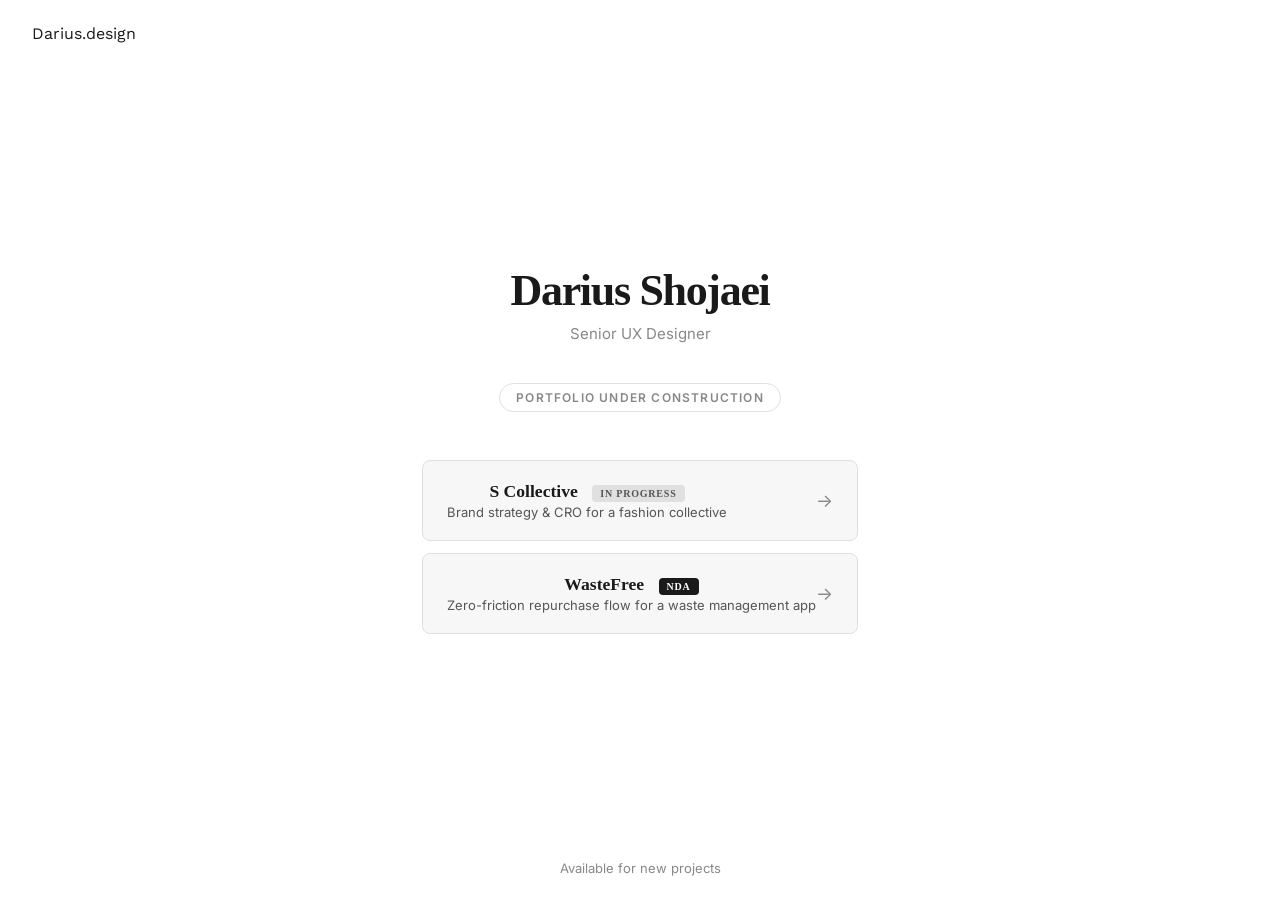
<file: index.html>
<!DOCTYPE html>
<html lang="en">
<head>
  <meta charset="UTF-8" />
  <meta name="viewport" content="width=device-width, initial-scale=1.0" />
  <title>Darius Shojaei — Senior UX Designer</title>

  <link rel="preconnect" href="https://fonts.googleapis.com" />
  <link rel="preconnect" href="https://fonts.gstatic.com" crossorigin />
  <link href="https://fonts.googleapis.com/css2?family=Pol%C5%82tawski+Nowy:ital,wght@0,400;0,700;1,400;1,700&family=Inter:wght@300;400;500;600&family=Work+Sans:wght@400&display=swap" rel="stylesheet" />

  <style>
    :root {
      --bg:       #ffffff;
      --text:     #1a1a1a;
      --text-2:   #555555;
      --text-3:   #888888;
      --border:   #e0e0e0;
      --surface:  #f7f7f7;
      --font-serif: 'Półtawski Nowy', Georgia, serif;
      --font-sans:  'Inter', -apple-system, sans-serif;
      --font-nav:   'Work Sans', sans-serif;
      --radius: 8px;
    }

    *, *::before, *::after { box-sizing: border-box; margin: 0; padding: 0; }

    body {
      font-family: var(--font-sans);
      color: var(--text);
      background: var(--bg);
      -webkit-font-smoothing: antialiased;
      min-height: 100vh;
      display: flex;
      flex-direction: column;
      align-items: center;
      justify-content: center;
      padding: 32px 24px;
    }

    .logo {
      font-family: var(--font-nav);
      font-size: 1rem;
      color: var(--text);
      text-decoration: none;
      position: absolute;
      top: 24px;
      left: 32px;
    }

    .container {
      text-align: center;
      max-width: 520px;
    }

    h1 {
      font-family: var(--font-serif);
      font-size: clamp(2rem, 5vw, 2.75rem);
      font-weight: 700;
      line-height: 1.15;
      letter-spacing: -0.03em;
      margin-bottom: 8px;
    }

    .role {
      font-size: 15px;
      color: var(--text-3);
      font-weight: 400;
      margin-bottom: 40px;
    }

    .status {
      display: inline-block;
      font-size: 12px;
      font-weight: 600;
      text-transform: uppercase;
      letter-spacing: 0.1em;
      color: var(--text-3);
      border: 1px solid var(--border);
      border-radius: 20px;
      padding: 6px 16px;
      margin-bottom: 48px;
    }

    .case-studies {
      display: flex;
      flex-direction: column;
      gap: 12px;
      width: 100%;
    }

    .case-study-link {
      display: flex;
      align-items: center;
      justify-content: space-between;
      padding: 20px 24px;
      background: var(--surface);
      border: 1px solid var(--border);
      border-radius: var(--radius);
      text-decoration: none;
      color: var(--text);
      transition: border-color 0.2s, background 0.2s;
    }

    .case-study-link:hover {
      border-color: var(--text);
      background: #fff;
    }

    .case-study-link .name {
      font-family: var(--font-serif);
      font-size: 1.1rem;
      font-weight: 700;
    }

    .case-study-link .desc {
      font-size: 13px;
      color: var(--text-2);
      margin-top: 2px;
    }

    .case-study-link .arrow {
      font-size: 18px;
      color: var(--text-3);
      transition: transform 0.2s;
    }

    .case-study-link:hover .arrow {
      transform: translateX(4px);
    }

    .tag {
      display: inline-block;
      font-size: 10px;
      font-weight: 600;
      text-transform: uppercase;
      letter-spacing: 0.08em;
      padding: 3px 8px;
      border-radius: 4px;
      margin-left: 10px;
      vertical-align: middle;
    }

    .tag--nda {
      background: var(--text);
      color: #fff;
    }

    .tag--wip {
      background: var(--border);
      color: var(--text-2);
    }

    footer {
      position: absolute;
      bottom: 24px;
      text-align: center;
      font-size: 13px;
      color: var(--text-3);
    }

    @media (max-width: 600px) {
      .logo {
        position: static;
        margin-bottom: 48px;
      }
      body {
        justify-content: flex-start;
        padding-top: 24px;
      }
      footer {
        position: static;
        margin-top: 48px;
      }
    }
  </style>
</head>

<body>

  <a href="/" class="logo">Darius.design</a>

  <div class="container">
    <h1>Darius Shojaei</h1>
    <p class="role">Senior UX Designer</p>

    <div class="status">Portfolio Under Construction</div>

    <div class="case-studies">
      <a href="case-studies/s-collective/" class="case-study-link">
        <div>
          <div class="name">S Collective <span class="tag tag--wip">In Progress</span></div>
          <div class="desc">Brand strategy & CRO for a fashion collective</div>
        </div>
        <span class="arrow">&rarr;</span>
      </a>
      <a href="case-studies/waste-free/" class="case-study-link">
        <div>
          <div class="name">WasteFree <span class="tag tag--nda">NDA</span></div>
          <div class="desc">Zero-friction repurchase flow for a waste management app</div>
        </div>
        <span class="arrow">&rarr;</span>
      </a>
    </div>
  </div>

  <footer>Available for new projects</footer>

</body>
</html>
</file>
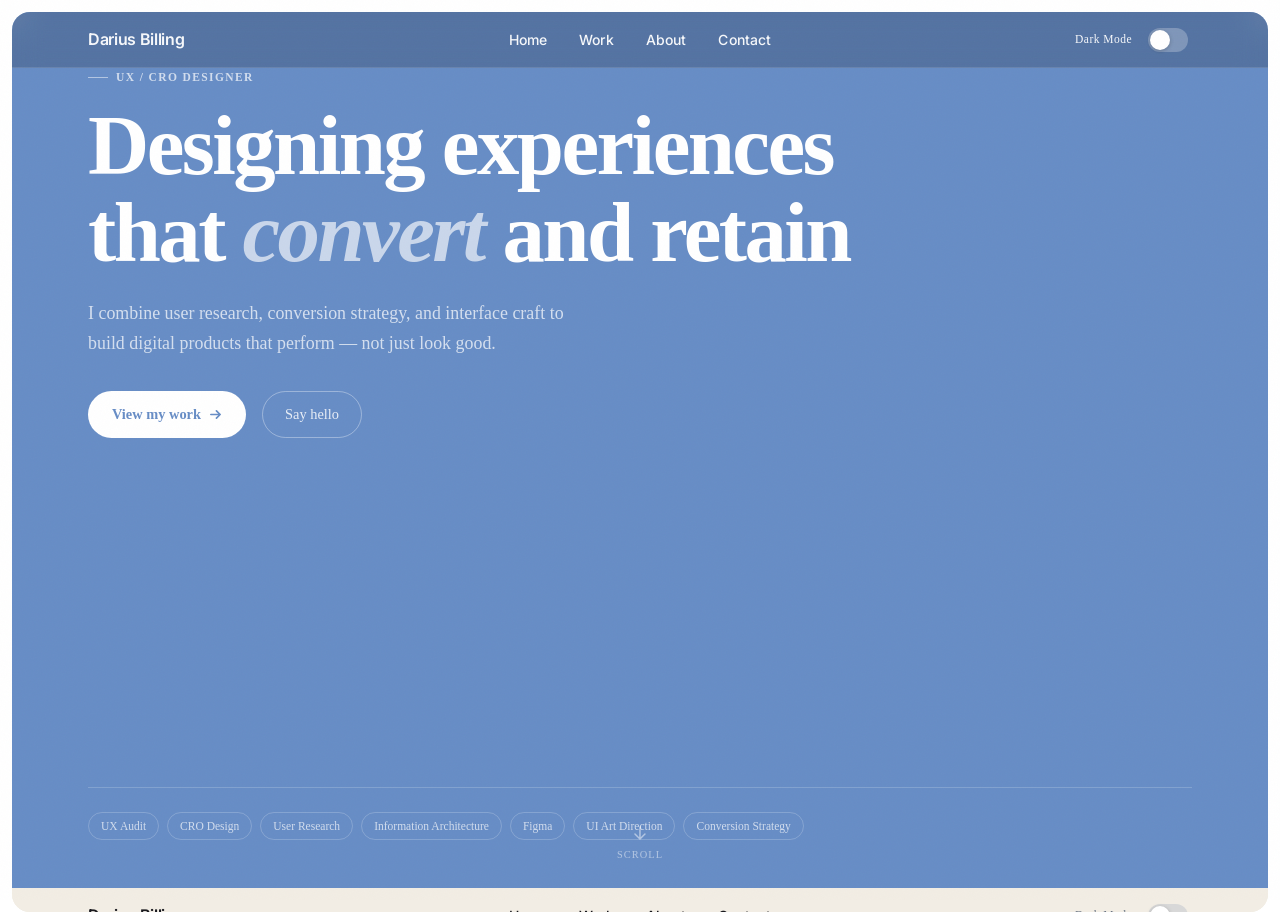
<file: homepage-backup.html>
<!DOCTYPE html>
<html lang="en">
<head>
  <meta charset="UTF-8" />
  <meta name="viewport" content="width=device-width, initial-scale=1.0" />
  <title>Darius Billing — UX / CRO Designer</title>
  <link rel="preconnect" href="https://fonts.googleapis.com" />
  <link rel="preconnect" href="https://fonts.gstatic.com" crossorigin />
  <link href="https://fonts.googleapis.com/css2?family=Polтawski+Nowy:ital,wght@0,400;0,500;0,700;1,400;1,700&family=Inter:wght@300;400;500;600&display=swap" rel="stylesheet" />
  <link rel="stylesheet" href="assets/css/design-system.css" />
  <style>
    /* ─── Reset ─── */
    *, *::before, *::after { box-sizing: border-box; margin: 0; padding: 0; }

    /* ─── White border frame: html is white, body has margin ─── */
    html {
      background: #ffffff;
      height: 100%;
      overflow: hidden; /* scroll happens on .scroll-root */
      -webkit-font-smoothing: antialiased;
    }
    body {
      margin: 12px;
      height: calc(100vh - 24px);
      border-radius: 18px;
      overflow: hidden;
      font-family: var(--font-body);
      font-size: 16px;
      line-height: 1.6;
      color: var(--text-primary);
    }

    /* ─── Scroll container ─── */
    .scroll-root {
      height: 100%;
      overflow-y: scroll;
      scroll-snap-type: y mandatory;
      scrollbar-width: none;
    }
    .scroll-root::-webkit-scrollbar { display: none; }

    /* ─── Sections ─── */
    .page-section {
      height: calc(100vh - 24px);
      scroll-snap-align: start;
      display: flex;
      flex-direction: column;
      position: relative;
      overflow: hidden;
    }

    /* ─── Section colours ─── */
    .section--hero  { background: var(--periwinkle); }
    .section--work  { background: var(--bg); }
    .section--about { background: #1a1a1f; }

    /* ─── Nav ─── */
    .global-nav {
      position: absolute;
      top: 0; left: 0; right: 0;
      height: 56px;
      display: flex;
      align-items: center;
      z-index: 100;
      flex-shrink: 0;
    }
    .global-nav__inner {
      width: 100%;
      max-width: 1200px;
      margin: 0 auto;
      padding: 0 var(--sp-7);
      display: grid;
      grid-template-columns: 1fr auto 1fr;
      align-items: center;
      gap: var(--sp-6);
    }
    .global-nav__logo {
      font-family: 'Inter', sans-serif;
      font-size: 1rem;
      font-weight: 600;
      letter-spacing: -0.02em;
      text-decoration: none;
      white-space: nowrap;
      transition: opacity 0.2s;
    }
    .global-nav__logo:hover { opacity: 0.7; }
    .global-nav__links {
      display: flex;
      align-items: center;
      gap: var(--sp-6);
      list-style: none;
    }
    .global-nav__links a {
      font-family: 'Inter', sans-serif;
      font-size: 0.875rem;
      font-weight: 500;
      text-decoration: none;
      letter-spacing: 0.01em;
      transition: opacity 0.2s;
    }
    .global-nav__links a:hover { opacity: 0.6; }
    .global-nav__actions {
      margin-left: auto;
      display: flex;
      align-items: center;
      gap: var(--sp-3);
      justify-content: flex-end;
    }

    /* Nav light (hero + about: dark/coloured sections) */
    .nav--light {
      background: rgba(0,0,0,0.18);
      backdrop-filter: blur(14px);
      -webkit-backdrop-filter: blur(14px);
      border-bottom: 1px solid rgba(255,255,255,0.12);
    }
    .nav--light .global-nav__logo,
    .nav--light .global-nav__links a,
    .nav--light .dark-toggle__label { color: rgba(255,255,255,0.95); }

    /* Nav dark (work: cream section) */
    .nav--dark {
      background: rgba(242,237,228,0.88);
      backdrop-filter: blur(14px);
      -webkit-backdrop-filter: blur(14px);
      border-bottom: 1px solid rgba(0,0,0,0.07);
    }
    .nav--dark .global-nav__logo,
    .nav--dark .global-nav__links a { color: var(--text-primary); }
    .nav--dark .dark-toggle__label { color: var(--text-muted); }

    /* ─── Dark toggle ─── */
    .dark-toggle__label { font-size: 0.72rem; font-weight: 500; letter-spacing: 0.04em; user-select: none; }
    .dark-toggle { display: flex; align-items: center; gap: var(--sp-2); background: none; border: none; padding: 4px; cursor: pointer; }
    .dark-toggle__track { width: 40px; height: 24px; background: rgba(255,255,255,0.25); border-radius: 100px; position: relative; transition: background 0.3s ease; flex-shrink: 0; }
    .nav--dark .dark-toggle__track { background: #d8d8d8; }
    .dark-toggle__thumb { position: absolute; top: 2px; left: 2px; width: 20px; height: 20px; background: #fff; border-radius: 50%; transition: transform 0.3s cubic-bezier(0.34,1.56,0.64,1); box-shadow: 0 1px 4px rgba(0,0,0,0.22); }
    .dark-toggle[aria-checked="true"] .dark-toggle__track { background: #0A84FF !important; }
    .dark-toggle[aria-checked="true"] .dark-toggle__thumb { transform: translateX(16px); }

    /* ─── Hero section content ─── */
    .hero-content {
      flex: 1;
      display: flex;
      flex-direction: column;
      justify-content: center;
      padding: 56px var(--sp-7) var(--sp-7);
      max-width: 1200px;
      width: 100%;
      margin: 0 auto;
    }
    .hero-eyebrow {
      display: inline-flex;
      align-items: center;
      gap: var(--sp-2);
      font-size: 0.72rem;
      font-weight: 600;
      letter-spacing: 0.12em;
      text-transform: uppercase;
      color: rgba(255,255,255,0.7);
      margin-bottom: var(--sp-4);
    }
    .hero-eyebrow span { display: inline-block; width: 20px; height: 1px; background: rgba(255,255,255,0.5); }
    .hero-heading {
      font-family: var(--font-heading);
      font-size: clamp(3rem, 6vw + 0.5rem, 6.5rem);
      font-weight: 700;
      line-height: 1.02;
      letter-spacing: -0.03em;
      color: #ffffff;
      max-width: 860px;
      margin-bottom: var(--sp-5);
    }
    .hero-heading em {
      font-style: italic;
      color: rgba(255,255,255,0.65);
    }
    .hero-sub {
      font-size: clamp(1rem, 1.4vw, 1.2rem);
      color: rgba(255,255,255,0.72);
      max-width: 480px;
      line-height: 1.65;
      margin-bottom: var(--sp-6);
    }
    .hero-actions {
      display: flex;
      align-items: center;
      gap: var(--sp-4);
      flex-wrap: wrap;
    }
    .btn-white {
      display: inline-flex;
      align-items: center;
      gap: 8px;
      background: #ffffff;
      color: var(--periwinkle);
      font-family: var(--font-body);
      font-size: 0.9rem;
      font-weight: 600;
      padding: 12px 24px;
      border-radius: 999px;
      text-decoration: none;
      transition: transform 0.15s, opacity 0.2s;
    }
    .btn-white:hover { transform: translateY(-2px); opacity: 0.9; }
    .btn-outline-white {
      display: inline-flex;
      align-items: center;
      gap: 8px;
      background: transparent;
      color: rgba(255,255,255,0.85);
      font-size: 0.9rem;
      font-weight: 500;
      padding: 11px 22px;
      border-radius: 999px;
      border: 1px solid rgba(255,255,255,0.35);
      text-decoration: none;
      transition: border-color 0.2s, color 0.2s, transform 0.15s;
    }
    .btn-outline-white:hover { border-color: rgba(255,255,255,0.8); color: #fff; transform: translateY(-2px); }

    /* Hero tags row */
    .hero-tags {
      display: flex;
      flex-wrap: wrap;
      gap: var(--sp-2);
      margin-top: auto;
      padding-top: var(--sp-5);
      border-top: 1px solid rgba(255,255,255,0.18);
    }
    .hero-tag {
      font-size: 0.72rem;
      font-weight: 500;
      color: rgba(255,255,255,0.7);
      border: 1px solid rgba(255,255,255,0.2);
      padding: 4px 12px;
      border-radius: 999px;
    }

    /* Scroll cue */
    .scroll-cue {
      position: absolute;
      bottom: var(--sp-5);
      left: 50%;
      transform: translateX(-50%);
      display: flex;
      flex-direction: column;
      align-items: center;
      gap: 6px;
      color: rgba(255,255,255,0.5);
      font-size: 0.65rem;
      letter-spacing: 0.1em;
      text-transform: uppercase;
      animation: nudge 2.4s ease-in-out infinite;
    }
    @keyframes nudge {
      0%, 100% { transform: translateX(-50%) translateY(0); }
      50%       { transform: translateX(-50%) translateY(6px); }
    }

    /* ─── Work section ─── */
    .work-content {
      flex: 1;
      display: flex;
      flex-direction: column;
      justify-content: center;
      padding: 56px var(--sp-7) var(--sp-7);
      max-width: 1200px;
      width: 100%;
      margin: 0 auto;
    }
    .section-eyebrow {
      font-size: 0.72rem;
      font-weight: 700;
      letter-spacing: 0.12em;
      text-transform: uppercase;
      color: var(--coral);
      margin-bottom: var(--sp-3);
    }
    .section-heading {
      font-family: var(--font-heading);
      font-size: clamp(1.8rem, 3vw, 2.8rem);
      font-weight: 700;
      letter-spacing: -0.02em;
      color: var(--text-primary);
      margin-bottom: var(--sp-6);
    }

    /* Case study card */
    .cs-card {
      display: grid;
      grid-template-columns: 1fr 1fr;
      background: #fff;
      border-radius: 20px;
      overflow: hidden;
      text-decoration: none;
      color: inherit;
      border: 1px solid color-mix(in srgb, var(--text-primary) 8%, transparent);
      transition: transform 0.2s, box-shadow 0.2s;
      max-height: calc(100vh - 24px - 56px - 120px);
    }
    .cs-card:hover {
      transform: translateY(-3px);
      box-shadow: 0 16px 48px color-mix(in srgb, var(--periwinkle) 16%, transparent);
    }
    .cs-card__media {
      background: color-mix(in srgb, var(--periwinkle) 14%, var(--bg));
      overflow: hidden;
      display: flex;
      align-items: center;
      justify-content: center;
      min-height: 260px;
    }
    .cs-card__media img { width: 100%; height: 100%; object-fit: cover; display: block; }
    .cs-card__media.placeholder {
      font-size: 0.72rem;
      color: var(--text-muted);
      letter-spacing: 0.08em;
      text-transform: uppercase;
    }
    .cs-card__body {
      padding: var(--sp-6) var(--sp-7);
      display: flex;
      flex-direction: column;
      justify-content: center;
      gap: var(--sp-3);
    }
    .cs-card__tag {
      font-size: 0.68rem;
      font-weight: 700;
      letter-spacing: 0.1em;
      text-transform: uppercase;
      color: var(--periwinkle);
    }
    .cs-card__title {
      font-family: var(--font-heading);
      font-size: clamp(1.3rem, 1.8vw, 1.8rem);
      font-weight: 700;
      letter-spacing: -0.02em;
      line-height: 1.15;
      color: var(--text-primary);
    }
    .cs-card__desc {
      font-size: 0.9375rem;
      color: var(--text-secondary);
      line-height: 1.6;
    }
    .cs-card__stats {
      display: flex;
      gap: var(--sp-5);
      padding-top: var(--sp-3);
      border-top: 1px solid color-mix(in srgb, var(--text-primary) 8%, transparent);
    }
    .cs-card__stat-val {
      font-family: var(--font-heading);
      font-size: 1.6rem;
      font-weight: 700;
      color: var(--text-primary);
      letter-spacing: -0.02em;
      line-height: 1;
    }
    .cs-card__stat-lbl {
      font-size: 0.72rem;
      color: var(--text-muted);
      margin-top: 3px;
    }
    .cs-card__cta {
      display: inline-flex;
      align-items: center;
      gap: 6px;
      font-size: 0.875rem;
      font-weight: 600;
      color: var(--text-primary);
    }
    .cs-card__cta svg { transition: transform 0.2s; }
    .cs-card:hover .cs-card__cta svg { transform: translateX(4px); }

    /* ─── About section ─── */
    .about-content {
      flex: 1;
      display: flex;
      align-items: center;
      padding: 56px var(--sp-7) var(--sp-7);
      max-width: 1200px;
      width: 100%;
      margin: 0 auto;
      gap: var(--sp-9);
    }
    .about-text { flex: 1; }
    .about-eyebrow {
      font-size: 0.72rem;
      font-weight: 700;
      letter-spacing: 0.12em;
      text-transform: uppercase;
      color: var(--periwinkle);
      margin-bottom: var(--sp-3);
    }
    .about-heading {
      font-family: var(--font-heading);
      font-size: clamp(2rem, 3.5vw, 3rem);
      font-weight: 700;
      letter-spacing: -0.025em;
      line-height: 1.1;
      color: #ffffff;
      margin-bottom: var(--sp-5);
    }
    .about-heading em { font-style: italic; color: rgba(103,141,198,0.85); }
    .about-body {
      font-size: 1rem;
      color: rgba(255,255,255,0.6);
      line-height: 1.75;
      margin-bottom: var(--sp-5);
      max-width: 460px;
    }
    .about-skills { display: flex; flex-wrap: wrap; gap: var(--sp-2); }
    .about-pill {
      font-size: 0.78rem;
      font-weight: 500;
      color: rgba(255,255,255,0.8);
      background: rgba(255,255,255,0.07);
      border: 1px solid rgba(255,255,255,0.14);
      padding: 5px 14px;
      border-radius: 999px;
    }
    .about-image {
      flex: 0 0 420px;
      height: 480px;
      background: rgba(103,141,198,0.12);
      border-radius: 20px;
      border: 1px solid rgba(255,255,255,0.08);
      display: flex;
      align-items: center;
      justify-content: center;
      font-size: 0.72rem;
      color: rgba(255,255,255,0.25);
      letter-spacing: 0.1em;
      text-transform: uppercase;
    }

    /* Footer inside about section */
    .about-footer {
      position: absolute;
      bottom: var(--sp-5);
      left: 0; right: 0;
      display: flex;
      align-items: center;
      justify-content: space-between;
      padding: 0 var(--sp-7);
      max-width: 1200px;
      margin: 0 auto;
    }
    .about-footer__name {
      font-size: 0.8rem;
      font-weight: 500;
      color: rgba(255,255,255,0.3);
      font-family: 'Inter', sans-serif;
    }
    .about-footer__links { display: flex; gap: var(--sp-5); list-style: none; }
    .about-footer__links a {
      font-size: 0.8rem;
      color: rgba(255,255,255,0.3);
      text-decoration: none;
      transition: color 0.2s;
    }
    .about-footer__links a:hover { color: rgba(255,255,255,0.8); }

    /* ─── Custom cursor ─── */
    .cursor {
      position: fixed; top: 0; left: 0;
      width: 20px; height: 20px;
      background: var(--coral);
      border-radius: 50%;
      pointer-events: none;
      z-index: 99999;
      transform: translate(-50%, -50%);
      opacity: 0;
      overflow: hidden;
      transition: width 0.3s cubic-bezier(0.22,1,0.36,1),
                  height 0.3s cubic-bezier(0.22,1,0.36,1),
                  opacity 0.2s ease;
      will-change: transform, width, height;
    }
    .cursor.expanded { width: 48px; height: 48px; }
    .cursor::after {
      content: '';
      position: absolute; inset: -100%; width: 300%; height: 300%;
      background:
        radial-gradient(ellipse at 30% 50%, var(--coral) 0%, transparent 60%),
        radial-gradient(ellipse at 80% 30%, var(--periwinkle) 0%, transparent 55%),
        radial-gradient(ellipse at 60% 80%, var(--blue) 0%, transparent 50%);
      opacity: 0;
      transition: opacity 0.35s ease;
      animation: meshDrift 4s ease-in-out infinite alternate;
    }
    .cursor.expanded::after { opacity: 1; }
    @keyframes meshDrift {
      0%   { transform: translate(0%,0%)   scale(1); }
      33%  { transform: translate(10%,-8%) scale(1.05); }
      66%  { transform: translate(-8%,10%) scale(0.97); }
      100% { transform: translate(6%,5%)   scale(1.03); }
    }
    @media (pointer: coarse) { .cursor { display: none; } }

    /* ─── Responsive ─── */
    @media (max-width: 900px) {
      body { margin: 8px; height: calc(100vh - 16px); border-radius: 12px; }
      .scroll-root > .page-section { height: calc(100vh - 16px); }
      .cs-card { grid-template-columns: 1fr; max-height: none; }
      .cs-card__media { min-height: 180px; }
      .about-content { flex-direction: column; gap: var(--sp-6); }
      .about-image { flex: none; width: 100%; height: 200px; }
      .global-nav__inner { padding: 0 var(--sp-4); }
      .hero-content, .work-content, .about-content { padding-left: var(--sp-4); padding-right: var(--sp-4); }
    }
    @media (max-width: 600px) {
      .global-nav__links { gap: var(--sp-3); }
      .hero-heading { font-size: clamp(2.2rem, 10vw, 3.5rem); }
    }
  </style>
</head>
<body>

  <!-- Custom cursor -->
  <div class="cursor" id="cursor" aria-hidden="true"></div>

  <!-- ─── Scrollable root ─── -->
  <div class="scroll-root" id="scrollRoot">

    <!-- ══════════════════════════════════════
         SECTION 1 — HERO (Periwinkle)
    ══════════════════════════════════════ -->
    <section class="page-section section--hero" id="home" data-nav="light">

      <header class="global-nav nav--light" role="banner">
        <div class="global-nav__inner">
          <a href="/" class="global-nav__logo">Darius Billing</a>
          <nav aria-label="Main navigation">
            <ul class="global-nav__links">
              <li><a href="/">Home</a></li>
              <li><a href="#work">Work</a></li>
              <li><a href="#about">About</a></li>
              <li><a href="mailto:hello@dariusbilling.com">Contact</a></li>
            </ul>
          </nav>
          <div class="global-nav__actions">
            <span class="dark-toggle__label" id="darkToggleLabel">Dark Mode</span>
            <button class="dark-toggle" id="darkToggle" role="switch" aria-checked="false" aria-label="Toggle dark mode">
              <span class="dark-toggle__track"><span class="dark-toggle__thumb"></span></span>
            </button>
          </div>
        </div>
      </header>

      <div class="hero-content">
        <p class="hero-eyebrow"><span></span> UX / CRO Designer</p>
        <h1 class="hero-heading">Designing experiences that <em>convert</em> and retain</h1>
        <p class="hero-sub">I combine user research, conversion strategy, and interface craft to build digital products that perform — not just look good.</p>
        <div class="hero-actions">
          <a href="#work" class="btn-white">
            View my work
            <svg width="13" height="13" viewBox="0 0 14 14" fill="none"><path d="M2 7h10M8 3l4 4-4 4" stroke="currentColor" stroke-width="1.8" stroke-linecap="round" stroke-linejoin="round"/></svg>
          </a>
          <a href="mailto:hello@dariusbilling.com" class="btn-outline-white">Say hello</a>
        </div>
        <div class="hero-tags">
          <span class="hero-tag">UX Audit</span>
          <span class="hero-tag">CRO Design</span>
          <span class="hero-tag">User Research</span>
          <span class="hero-tag">Information Architecture</span>
          <span class="hero-tag">Figma</span>
          <span class="hero-tag">UI Art Direction</span>
          <span class="hero-tag">Conversion Strategy</span>
        </div>
      </div>

      <div class="scroll-cue" aria-hidden="true">
        <svg width="16" height="16" viewBox="0 0 16 16" fill="none"><path d="M8 2v12M3 9l5 5 5-5" stroke="currentColor" stroke-width="1.5" stroke-linecap="round" stroke-linejoin="round"/></svg>
        scroll
      </div>

    </section>

    <!-- ══════════════════════════════════════
         SECTION 2 — WORK (Cream)
    ══════════════════════════════════════ -->
    <section class="page-section section--work" id="work" data-nav="dark">

      <header class="global-nav nav--dark" role="banner">
        <div class="global-nav__inner">
          <a href="/" class="global-nav__logo">Darius Billing</a>
          <nav aria-label="Main navigation">
            <ul class="global-nav__links">
              <li><a href="/">Home</a></li>
              <li><a href="#work">Work</a></li>
              <li><a href="#about">About</a></li>
              <li><a href="mailto:hello@dariusbilling.com">Contact</a></li>
            </ul>
          </nav>
          <div class="global-nav__actions">
            <span class="dark-toggle__label">Dark Mode</span>
            <button class="dark-toggle" role="switch" aria-checked="false" aria-label="Toggle dark mode">
              <span class="dark-toggle__track"><span class="dark-toggle__thumb"></span></span>
            </button>
          </div>
        </div>
      </header>

      <div class="work-content">
        <p class="section-eyebrow">Selected Work</p>
        <h2 class="section-heading">Case Studies</h2>

        <a class="cs-card" href="case-studies/s-collective/">
          <div class="cs-card__media placeholder">Preview image coming soon</div>
          <div class="cs-card__body">
            <p class="cs-card__tag">UX Audit &middot; CRO &middot; UI Design</p>
            <h3 class="cs-card__title">S Collective — Luxury Automotive Services</h3>
            <p class="cs-card__desc">A full UX audit and CRO redesign for a luxury motorsport brand — turning a beautiful site into one that converts.</p>
            <div class="cs-card__stats">
              <div>
                <div class="cs-card__stat-val">40%</div>
                <div class="cs-card__stat-lbl">CRO Increase</div>
              </div>
              <div>
                <div class="cs-card__stat-val">90</div>
                <div class="cs-card__stat-lbl">Days to deliver</div>
              </div>
              <div>
                <div class="cs-card__stat-val">5</div>
                <div class="cs-card__stat-lbl">Audit findings</div>
              </div>
            </div>
            <span class="cs-card__cta">
              View case study
              <svg width="13" height="13" viewBox="0 0 14 14" fill="none"><path d="M2 7h10M8 3l4 4-4 4" stroke="currentColor" stroke-width="1.8" stroke-linecap="round" stroke-linejoin="round"/></svg>
            </span>
          </div>
        </a>
      </div>

    </section>

    <!-- ══════════════════════════════════════
         SECTION 3 — ABOUT (Dark)
    ══════════════════════════════════════ -->
    <section class="page-section section--about" id="about" data-nav="light">

      <header class="global-nav nav--light" role="banner">
        <div class="global-nav__inner">
          <a href="/" class="global-nav__logo">Darius Billing</a>
          <nav aria-label="Main navigation">
            <ul class="global-nav__links">
              <li><a href="/">Home</a></li>
              <li><a href="#work">Work</a></li>
              <li><a href="#about">About</a></li>
              <li><a href="mailto:hello@dariusbilling.com">Contact</a></li>
            </ul>
          </nav>
          <div class="global-nav__actions">
            <span class="dark-toggle__label">Dark Mode</span>
            <button class="dark-toggle" role="switch" aria-checked="false" aria-label="Toggle dark mode">
              <span class="dark-toggle__track"><span class="dark-toggle__thumb"></span></span>
            </button>
          </div>
        </div>
      </header>

      <div class="about-content">
        <div class="about-text">
          <p class="about-eyebrow">About</p>
          <h2 class="about-heading">I design with <em>intent</em> — every decision earns its place</h2>
          <p class="about-body">I'm a UX and CRO designer working at the intersection of user psychology and business performance. I research deeply, audit honestly, and design systems that scale.</p>
          <div class="about-skills">
            <span class="about-pill">UX Research</span>
            <span class="about-pill">CRO Strategy</span>
            <span class="about-pill">Wireframing</span>
            <span class="about-pill">Design Systems</span>
            <span class="about-pill">Figma</span>
            <span class="about-pill">Information Architecture</span>
            <span class="about-pill">UI Art Direction</span>
          </div>
        </div>
        <div class="about-image">Photo placeholder</div>
      </div>

      <div class="about-footer" style="position:absolute;bottom:var(--sp-5);left:0;right:0;padding:0 var(--sp-7);display:flex;align-items:center;justify-content:space-between;">
        <span style="font-size:0.8rem;color:rgba(255,255,255,0.25);font-family:'Inter',sans-serif;">© 2026 Darius Billing</span>
        <ul style="display:flex;gap:var(--sp-5);list-style:none;">
          <li><a href="https://linkedin.com" target="_blank" style="font-size:0.8rem;color:rgba(255,255,255,0.3);text-decoration:none;">LinkedIn</a></li>
          <li><a href="mailto:hello@dariusbilling.com" style="font-size:0.8rem;color:rgba(255,255,255,0.3);text-decoration:none;">Email</a></li>
          <li><a href="case-studies/s-collective/" style="font-size:0.8rem;color:rgba(255,255,255,0.3);text-decoration:none;">S Collective</a></li>
        </ul>
      </div>

    </section>

  </div><!-- /scroll-root -->

  <script>
    /* ── Custom cursor ───────────────────────────────────────────── */
    (() => {
      if (!window.matchMedia('(pointer: fine)').matches) return;
      const cursor = document.getElementById('cursor');
      let visible = false;
      document.addEventListener('mousemove', e => {
        cursor.style.left = e.clientX + 'px';
        cursor.style.top  = e.clientY + 'px';
        if (!visible) { cursor.style.opacity = '1'; visible = true; }
      }, { passive: true });
      document.querySelectorAll('a, button, [role="button"]').forEach(el => {
        el.addEventListener('mouseenter', () => cursor.classList.add('expanded'));
        el.addEventListener('mouseleave', () => cursor.classList.remove('expanded'));
      });
      document.addEventListener('mouseleave', e => {
        if (e.clientY <= 0 || e.clientX <= 0 || e.clientX >= window.innerWidth || e.clientY >= window.innerHeight) {
          cursor.style.opacity = '0'; visible = false;
        }
      });
      document.addEventListener('mouseenter', e => {
        cursor.style.left = e.clientX + 'px';
        cursor.style.top  = e.clientY + 'px';
        cursor.style.opacity = '1'; visible = true;
      });
    })();

    /* ── Dark mode — sync all 3 toggles ─────────────────────────── */
    (() => {
      const toggles = document.querySelectorAll('.dark-toggle');
      const label   = document.getElementById('darkToggleLabel');
      const applyTheme = dark => {
        document.documentElement.setAttribute('data-theme', dark ? 'dark' : '');
        toggles.forEach(t => t.setAttribute('aria-checked', dark ? 'true' : 'false'));
        if (label) label.textContent = dark ? 'Light Mode' : 'Dark Mode';
      };
      applyTheme(localStorage.getItem('theme') === 'dark');
      toggles.forEach(t => t.addEventListener('click', () => {
        const isDark = t.getAttribute('aria-checked') === 'true';
        applyTheme(!isDark);
        localStorage.setItem('theme', isDark ? 'light' : 'dark');
      }));
    })();

    /* ── Smooth anchor scrolling inside scroll-root ──────────────── */
    document.querySelectorAll('a[href^="#"]').forEach(a => {
      a.addEventListener('click', e => {
        const target = document.querySelector(a.getAttribute('href'));
        if (target) {
          e.preventDefault();
          target.scrollIntoView({ behavior: 'smooth' });
        }
      });
    });
  </script>

</body>
</html>
</file>
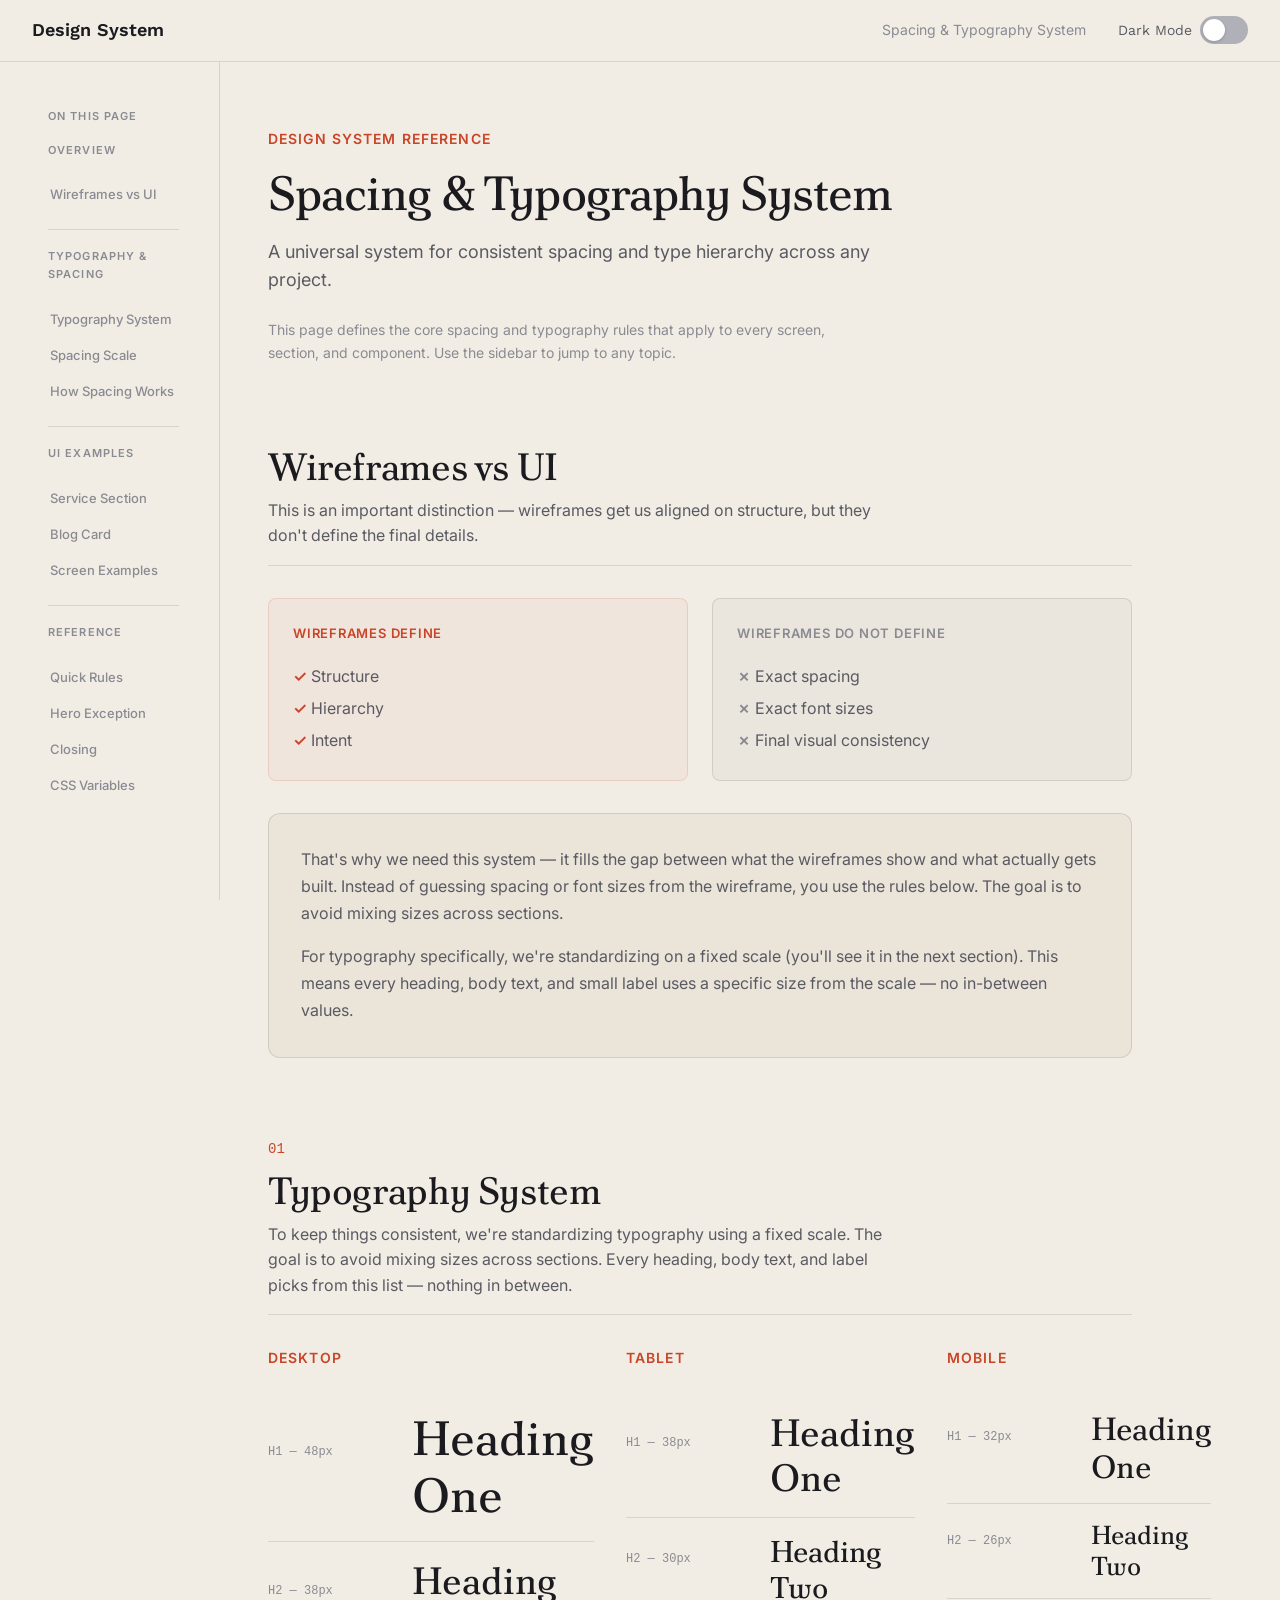
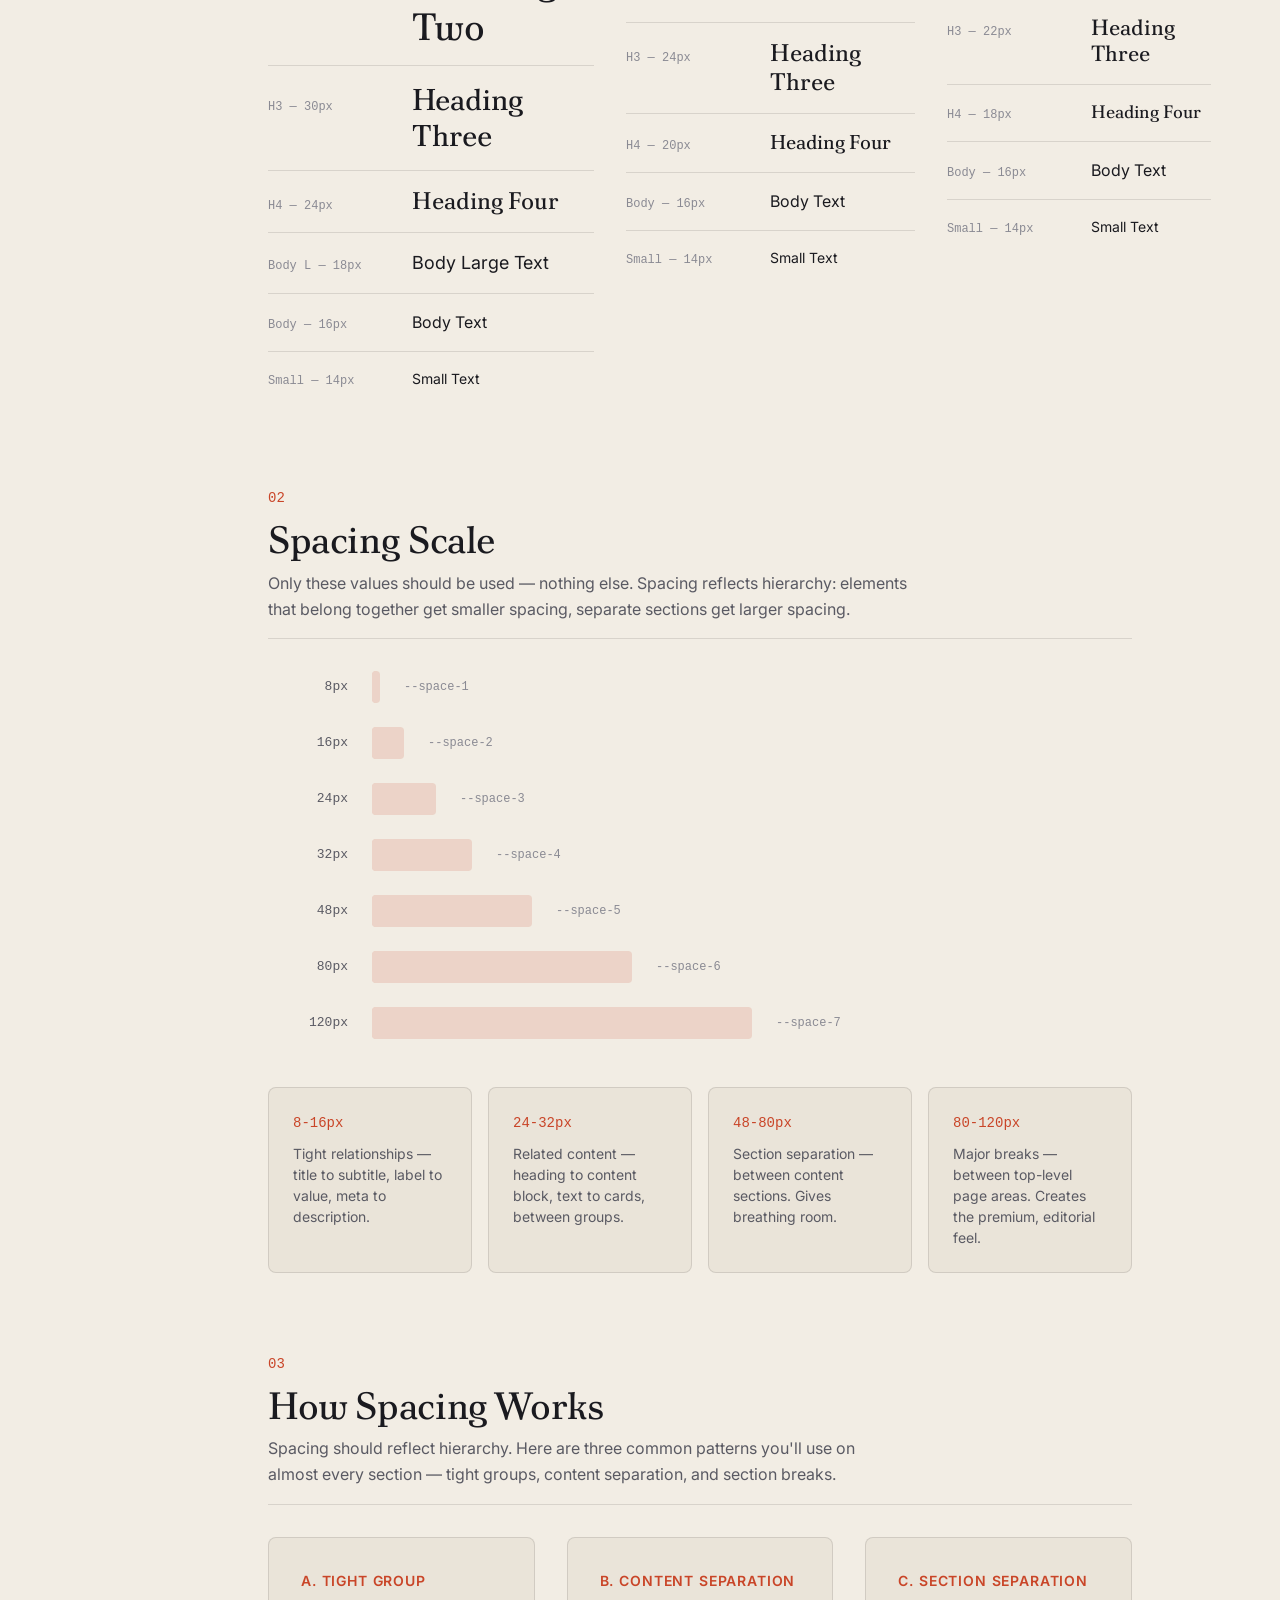
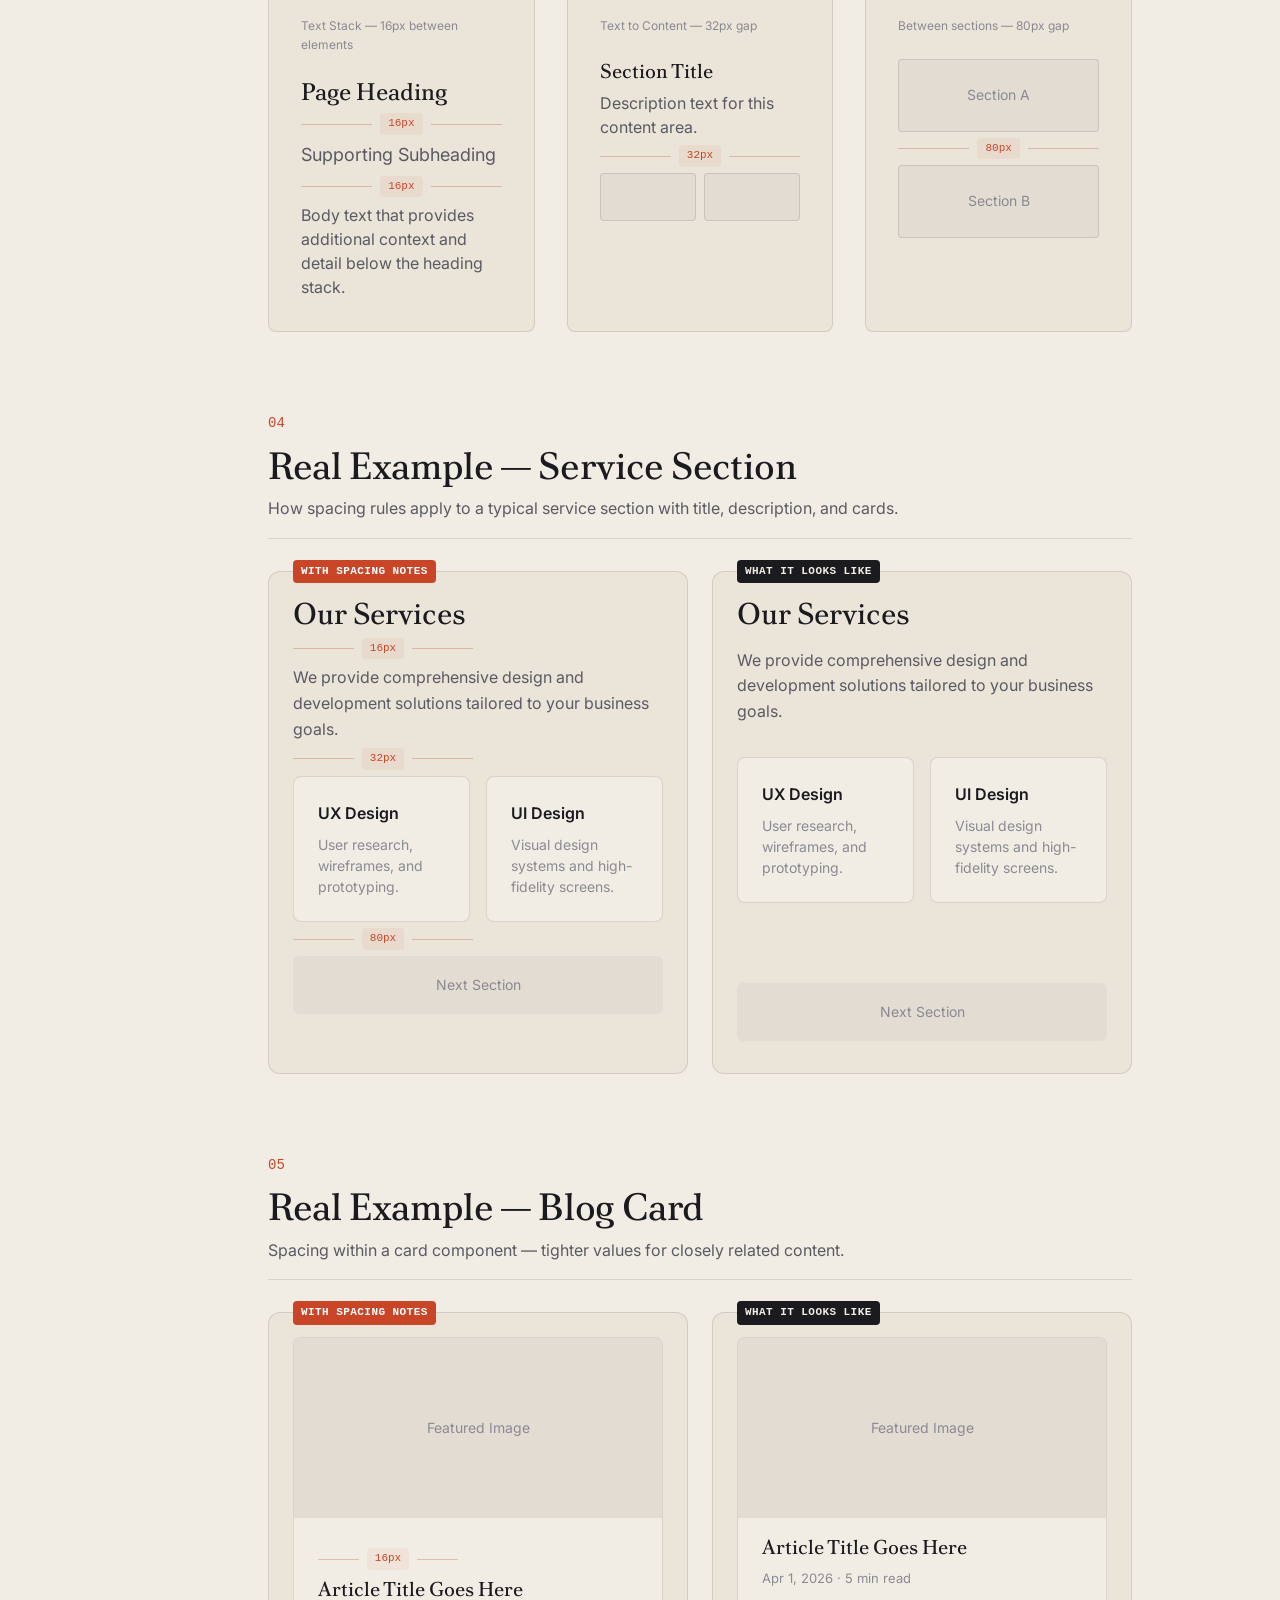
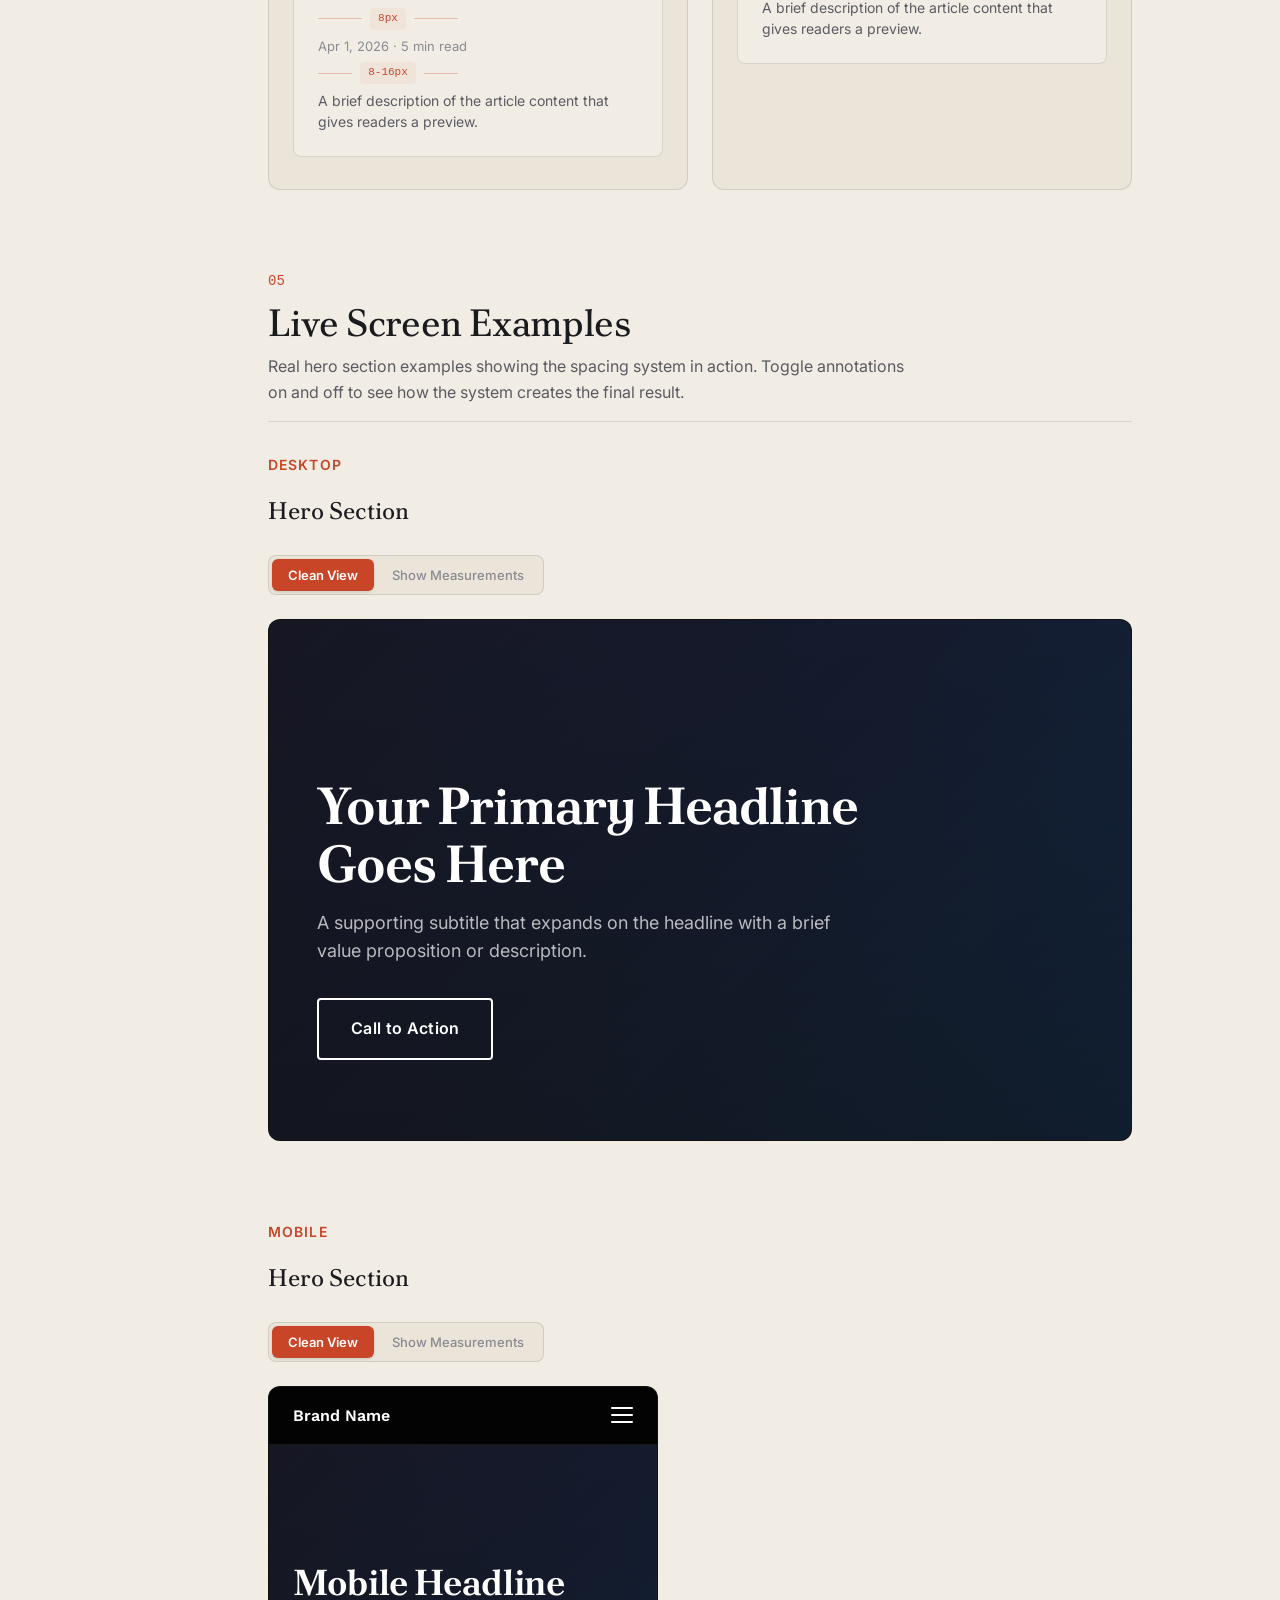
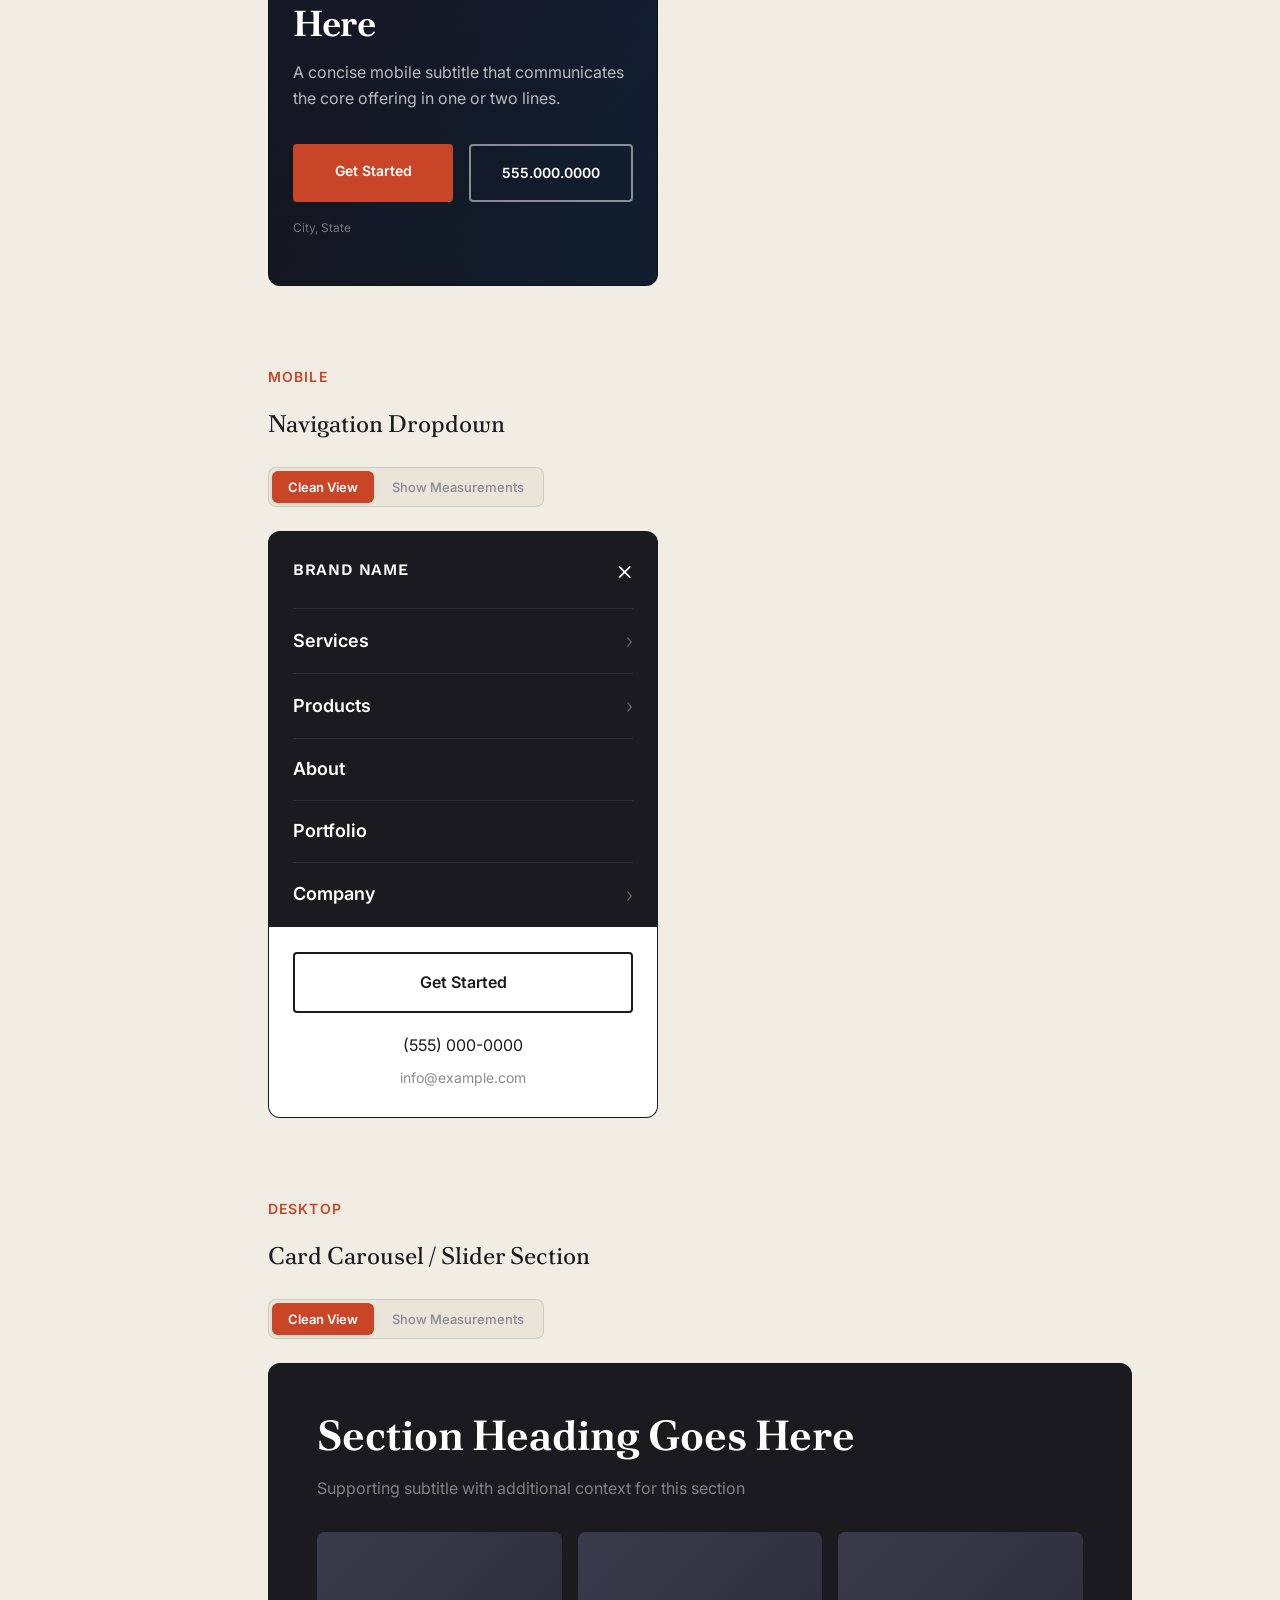
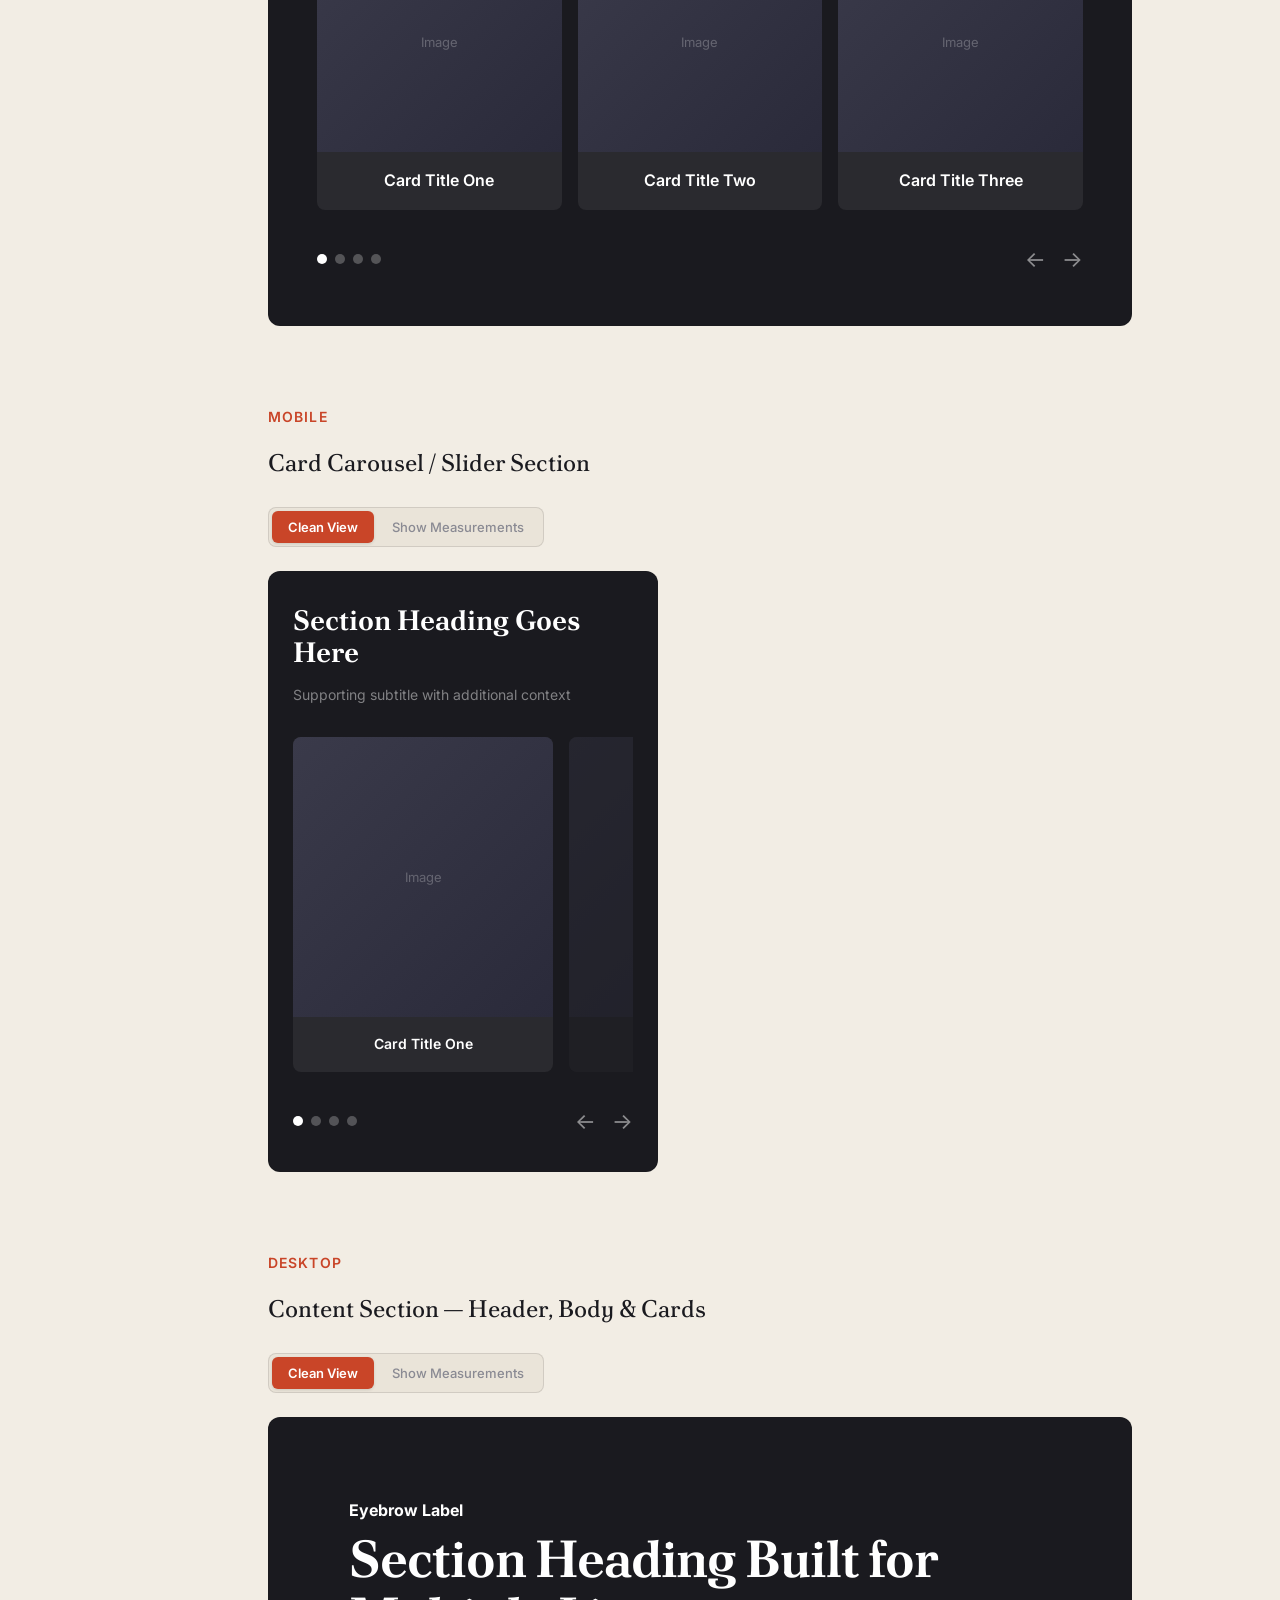
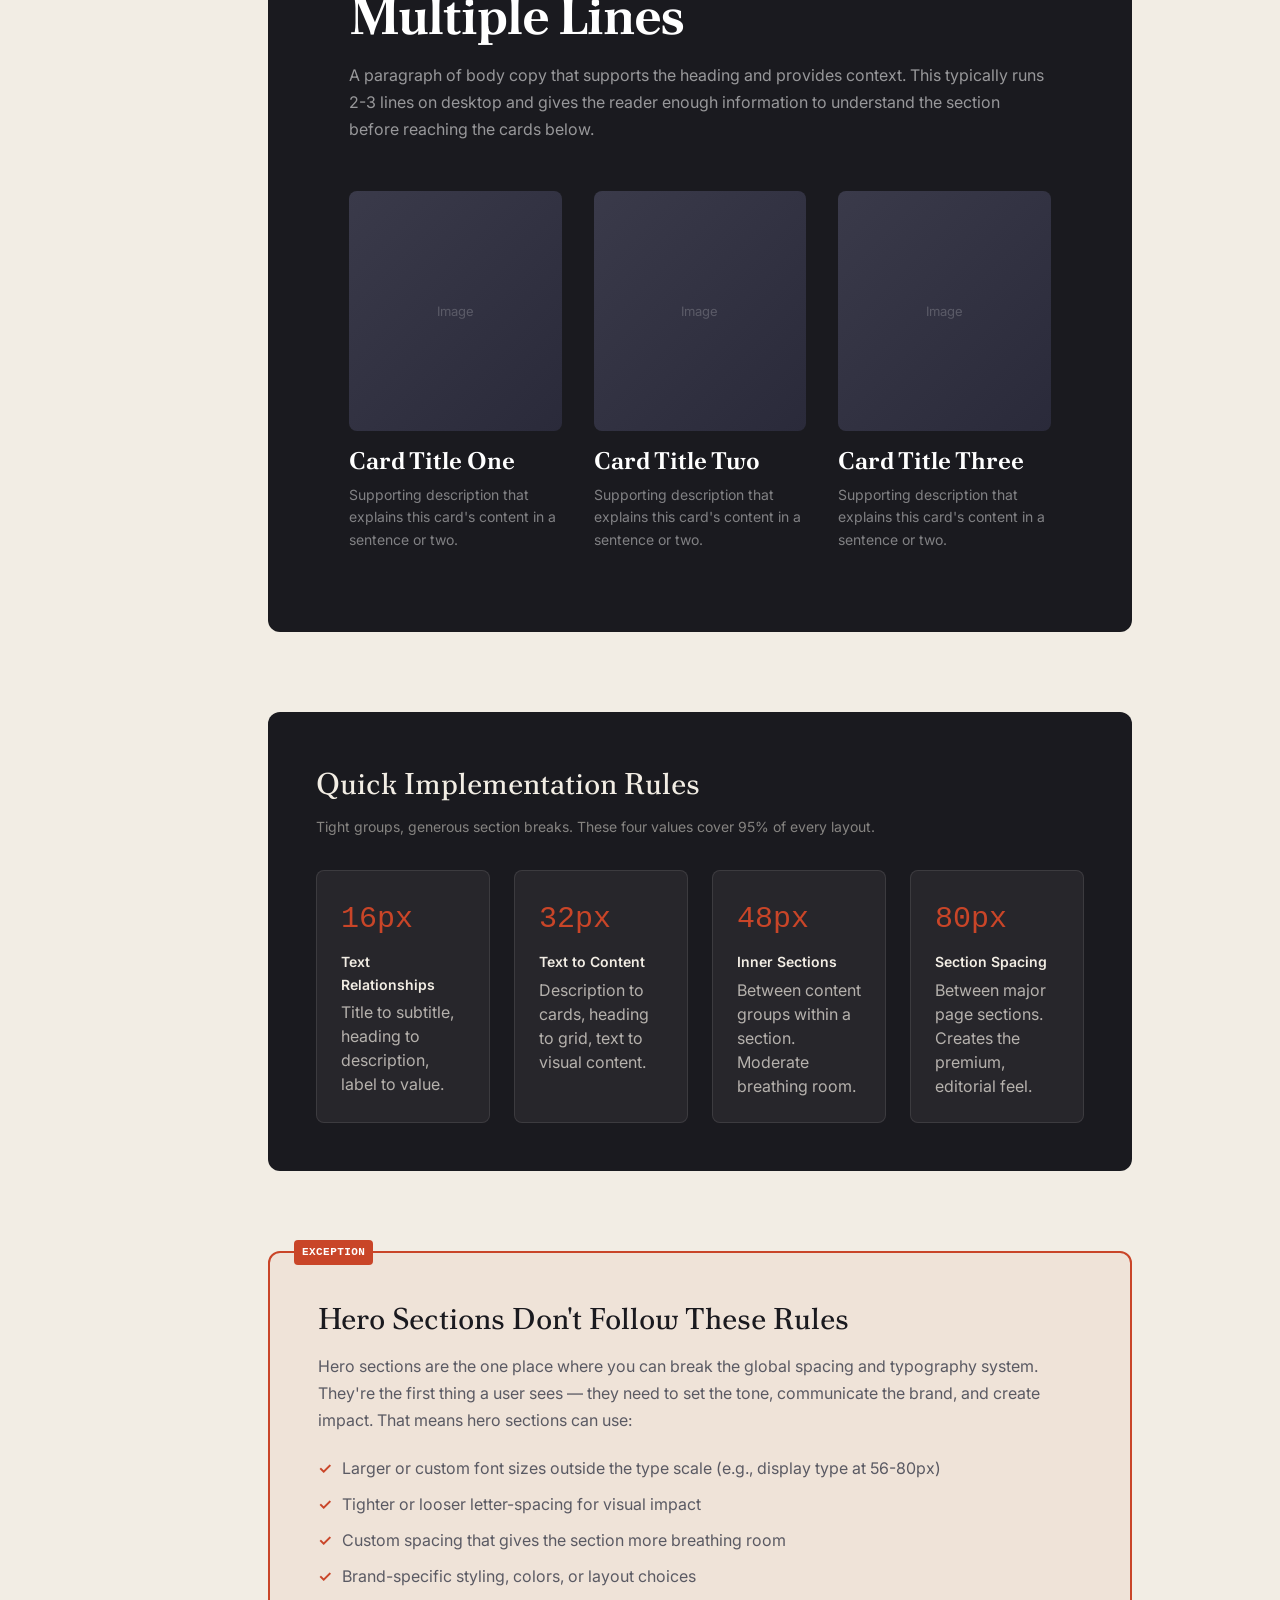
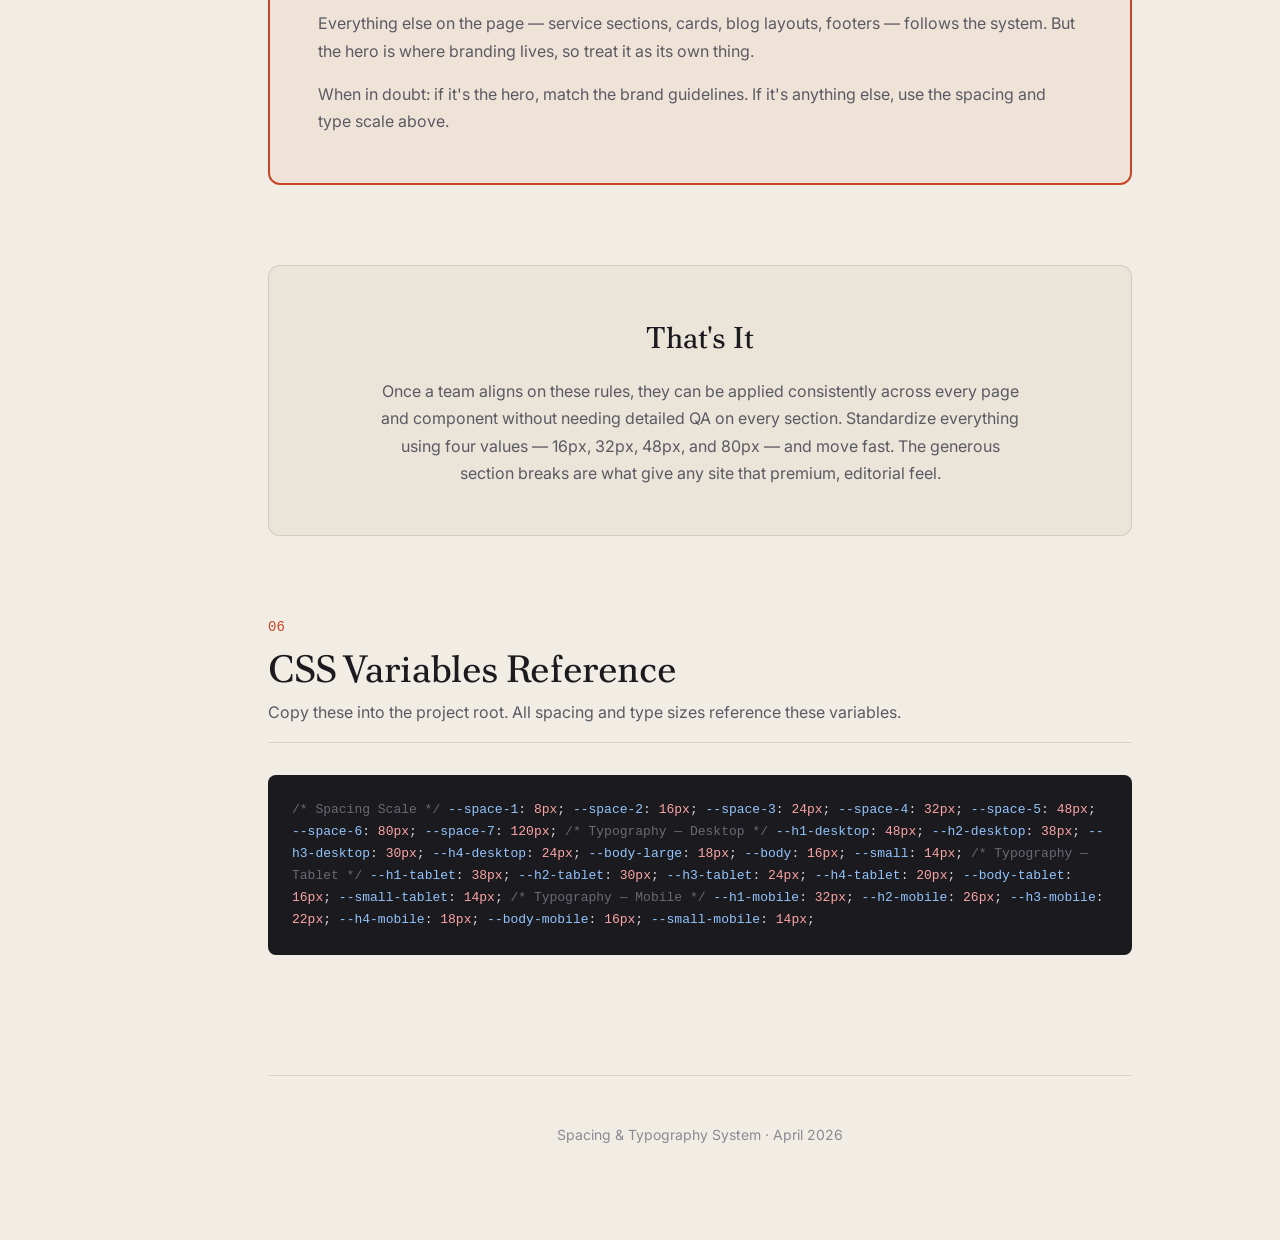
<file: spacing-typography-system.html>
<!DOCTYPE html>
<html lang="en">
<head>
  <meta charset="UTF-8">
  <meta name="viewport" content="width=device-width, initial-scale=1.0">
  <title>Spacing & Typography System</title>
  <link rel="preconnect" href="https://fonts.googleapis.com">
  <link rel="preconnect" href="https://fonts.gstatic.com" crossorigin>
  <link href="https://fonts.googleapis.com/css2?family=Inter:wght@400;500;600&family=Poltawski+Nowy:ital,wght@0,400;0,700;1,400&family=Work+Sans:wght@400;500;600&display=swap" rel="stylesheet">
  <style>
    /* ============================================
       CSS VARIABLES — THE SYSTEM
       ============================================ */
    :root {
      --space-1: 8px;
      --space-2: 16px;
      --space-3: 24px;
      --space-4: 32px;
      --space-5: 48px;
      --space-6: 80px;
      --space-7: 120px;

      --h1-desktop: 48px;
      --h2-desktop: 38px;
      --h3-desktop: 30px;
      --h4-desktop: 24px;
      --body-large: 18px;
      --body: 16px;
      --small: 14px;

      --h1-tablet: 38px;
      --h2-tablet: 30px;
      --h3-tablet: 24px;
      --h4-tablet: 20px;
      --body-tablet: 16px;
      --small-tablet: 14px;

      --h1-mobile: 32px;
      --h2-mobile: 26px;
      --h3-mobile: 22px;
      --h4-mobile: 18px;
      --body-mobile: 16px;
      --small-mobile: 14px;

      --bg: #F2EDE4;
      --bg-surface: #EAE4D9;
      --bg-code: #E2DCD2;
      --text-primary: #1A1A1F;
      --text-secondary: #5A5A63;
      --text-tertiary: #8A8A93;
      --accent: #C94528;
      --accent-subtle: rgba(201, 69, 40, 0.08);
      --border: rgba(26, 26, 31, 0.12);
      --border-strong: rgba(26, 26, 31, 0.2);
      --annotation-bg: rgba(201, 69, 40, 0.06);
      --spacing-indicator: #C94528;

      --font-heading: 'Poltawski Nowy', Georgia, serif;
      --font-body: 'Inter', sans-serif;
      --font-nav: 'Work Sans', sans-serif;
      --font-mono: 'SF Mono', 'Fira Code', monospace;

      --sidebar-width: 220px;
    }

    /* ============================================
       DARK MODE VARIABLES
       ============================================ */
    [data-theme="dark"] {
      --bg: #1D1D1F;
      --bg-surface: #343A3F;
      --bg-code: #2A2A2E;
      --text-primary: #F5F5F7;
      --text-secondary: #98989D;
      --text-tertiary: #86868B;
      --accent: #FF6B50;
      --accent-subtle: rgba(255, 107, 80, 0.1);
      --border: rgba(245, 245, 247, 0.1);
      --border-strong: rgba(245, 245, 247, 0.18);
      --annotation-bg: rgba(255, 107, 80, 0.1);
      --spacing-indicator: #FF6B50;
    }

    /* ============================================
       RESET & BASE
       ============================================ */
    *, *::before, *::after { box-sizing: border-box; margin: 0; padding: 0; }

    html {
      scroll-behavior: smooth;
      -webkit-font-smoothing: antialiased;
      -moz-osx-font-smoothing: grayscale;
    }

    body {
      font-family: var(--font-body);
      font-size: var(--body);
      line-height: 1.6;
      color: var(--text-primary);
      background: var(--bg);
      overflow-x: hidden;
    }

    /* ============================================
       TOP NAV BAR
       ============================================ */
    .top-nav {
      position: fixed;
      top: 0;
      left: 0;
      right: 0;
      z-index: 100;
      background: var(--bg);
      border-bottom: 1px solid var(--border);
      padding: var(--space-2) var(--space-4);
    }

    .top-nav-inner {
      max-width: 1400px;
      margin: 0 auto;
      display: flex;
      align-items: center;
      justify-content: space-between;
    }

    .nav-brand {
      font-family: var(--font-nav);
      font-size: var(--body-large);
      font-weight: 600;
      color: var(--text-primary);
      text-decoration: none;
    }

    .nav-page-title {
      font-family: var(--font-body);
      font-size: var(--small);
      color: var(--text-tertiary);
    }

    /* ============================================
       SIDEBAR + CONTENT LAYOUT
       ============================================ */
    .page-layout {
      display: grid;
      grid-template-columns: var(--sidebar-width) 1fr;
      max-width: 1400px;
      margin: 0 auto;
      padding-top: 48px; /* clear fixed top nav */
    }

    /* ============================================
       STICKY LEFT SIDEBAR NAV
       ============================================ */
    .sidebar {
      position: sticky;
      top: 60px; /* below fixed top nav */
      height: calc(100vh - 60px);
      padding: var(--space-5) var(--space-3) var(--space-5) var(--space-4);
      overflow-y: auto;
      border-right: 1px solid var(--border);
      /* Hide scrollbar but keep scrollable */
      scrollbar-width: none;
      -ms-overflow-style: none;
    }

    .sidebar::-webkit-scrollbar { display: none; }

    .sidebar-label {
      font-family: var(--font-body);
      font-size: 11px;
      font-weight: 600;
      text-transform: uppercase;
      letter-spacing: 0.1em;
      color: var(--text-tertiary);
      margin-bottom: var(--space-2);
      padding-left: var(--space-2);
    }

    .sidebar-nav {
      list-style: none;
      display: flex;
      flex-direction: column;
      gap: 2px;
    }

    .sidebar-nav a {
      display: block;
      font-family: var(--font-body);
      font-size: 13px;
      font-weight: 500;
      color: var(--text-tertiary);
      text-decoration: none;
      padding: 8px var(--space-2);
      border-radius: 6px;
      border-left: 2px solid transparent;
      transition: all 0.2s ease;
      line-height: 1.4;
    }

    .sidebar-nav a:hover {
      color: var(--text-primary);
      background: var(--accent-subtle);
    }

    .sidebar-nav a.active {
      color: var(--text-primary);
      font-weight: 600;
      border-left-color: var(--accent);
      background: var(--accent-subtle);
    }

    .sidebar-divider {
      height: 1px;
      background: var(--border);
      margin: var(--space-2) var(--space-2);
    }

    /* ============================================
       MAIN CONTENT
       ============================================ */
    .main-content {
      padding: var(--space-5) var(--space-5);
      max-width: 960px;
      min-height: 100vh;
    }

    section {
      margin-bottom: var(--space-6);
      scroll-margin-top: 80px; /* offset for fixed nav */
    }

    /* ============================================
       HERO
       ============================================ */
    .hero {
      padding: var(--space-4) 0 0;
    }

    .hero-label {
      font-family: var(--font-body);
      font-size: var(--small);
      font-weight: 600;
      text-transform: uppercase;
      letter-spacing: 0.08em;
      color: var(--accent);
      margin-bottom: var(--space-2);
    }

    .hero h1 {
      font-family: var(--font-heading);
      font-size: var(--h1-desktop);
      font-weight: 400;
      line-height: 1.15;
      letter-spacing: -0.02em;
      color: var(--text-primary);
      margin-bottom: var(--space-2);
    }

    .hero-subtitle {
      font-size: var(--body-large);
      color: var(--text-secondary);
      max-width: 640px;
      margin-bottom: var(--space-3);
    }

    .hero-note {
      font-size: var(--small);
      color: var(--text-tertiary);
      max-width: 560px;
      line-height: 1.6;
    }

    /* ============================================
       SECTION HEADERS
       ============================================ */
    .section-header {
      margin-bottom: var(--space-4);
      padding-bottom: var(--space-2);
      border-bottom: 1px solid var(--border);
    }

    .section-number {
      font-family: var(--font-mono);
      font-size: var(--small);
      color: var(--accent);
      margin-bottom: var(--space-1);
    }

    .section-header h2 {
      font-family: var(--font-heading);
      font-size: var(--h2-desktop);
      font-weight: 400;
      line-height: 1.2;
      letter-spacing: -0.01em;
      color: var(--text-primary);
    }

    .section-desc {
      font-size: var(--body);
      color: var(--text-secondary);
      margin-top: var(--space-1);
      max-width: 640px;
    }

    /* ============================================
       CONTEXT / MEETING NOTES
       ============================================ */
    .context-section {
      background: var(--bg-surface);
      border: 1px solid var(--border);
      border-radius: 12px;
      padding: var(--space-4);
      margin-bottom: var(--space-4);
    }

    .context-section h3 {
      font-family: var(--font-heading);
      font-size: var(--h3-desktop);
      font-weight: 400;
      color: var(--text-primary);
      margin-bottom: var(--space-2);
      line-height: 1.2;
    }

    .context-section p {
      font-size: var(--body);
      color: var(--text-secondary);
      line-height: 1.7;
      margin-bottom: var(--space-2);
    }

    .context-section p:last-child { margin-bottom: 0; }

    .context-section .agenda-list {
      list-style: none;
      padding: 0;
      margin: var(--space-2) 0;
    }

    .context-section .agenda-list li {
      font-size: var(--body);
      color: var(--text-secondary);
      padding: var(--space-1) 0;
      padding-left: var(--space-3);
      position: relative;
      line-height: 1.5;
    }

    .context-section .agenda-list li::before {
      content: '';
      position: absolute;
      left: 0;
      top: 14px;
      width: 8px;
      height: 8px;
      border-radius: 50%;
      background: var(--accent);
      opacity: 0.4;
    }

    /* Wireframes vs UI */
    .compare-grid {
      display: grid;
      grid-template-columns: 1fr 1fr;
      gap: var(--space-3);
      margin: var(--space-3) 0;
    }

    .compare-box {
      padding: var(--space-3);
      border-radius: 8px;
      border: 1px solid var(--border);
    }

    .compare-box.does {
      background: rgba(201, 69, 40, 0.04);
      border-color: rgba(201, 69, 40, 0.15);
    }

    .compare-box.does-not {
      background: rgba(26, 26, 31, 0.03);
    }

    .compare-box-label {
      font-family: var(--font-body);
      font-size: 13px;
      font-weight: 600;
      text-transform: uppercase;
      letter-spacing: 0.06em;
      margin-bottom: var(--space-2);
    }

    .compare-box.does .compare-box-label { color: var(--accent); }
    .compare-box.does-not .compare-box-label { color: var(--text-tertiary); }

    .compare-box ul { list-style: none; padding: 0; }

    .compare-box ul li {
      font-size: var(--body);
      color: var(--text-secondary);
      padding: 4px 0;
      line-height: 1.5;
    }

    .compare-box.does ul li::before { content: '\2713\0020'; color: var(--accent); font-weight: 600; }
    .compare-box.does-not ul li::before { content: '\2717\0020'; color: var(--text-tertiary); font-weight: 600; }

    /* ============================================
       TYPOGRAPHY SCALE
       ============================================ */
    .type-scale-group {
      display: grid;
      grid-template-columns: 1fr 1fr 1fr;
      gap: var(--space-4);
      margin-bottom: var(--space-5);
    }

    .type-scale-column h3 {
      font-family: var(--font-body);
      font-size: var(--small);
      font-weight: 600;
      text-transform: uppercase;
      letter-spacing: 0.08em;
      color: var(--accent);
      margin-bottom: var(--space-3);
    }

    .type-sample {
      display: flex;
      align-items: baseline;
      gap: var(--space-3);
      padding: var(--space-2) 0;
      border-bottom: 1px solid var(--border);
    }

    .type-sample:last-child { border-bottom: none; }

    .type-label {
      font-family: var(--font-mono);
      font-size: 12px;
      color: var(--text-tertiary);
      min-width: 120px;
      flex-shrink: 0;
    }

    .type-render {
      font-family: var(--font-heading);
      color: var(--text-primary);
      line-height: 1.2;
    }

    .type-render.body-text {
      font-family: var(--font-body);
      line-height: 1.5;
    }

    /* ============================================
       SPACING SYSTEM
       ============================================ */
    .spacing-scale {
      display: flex;
      flex-direction: column;
      gap: var(--space-3);
      margin-bottom: var(--space-5);
    }

    .spacing-item {
      display: flex;
      align-items: center;
      gap: var(--space-3);
    }

    .spacing-label {
      font-family: var(--font-mono);
      font-size: 13px;
      color: var(--text-secondary);
      min-width: 80px;
      text-align: right;
      flex-shrink: 0;
    }

    .spacing-bar {
      height: 32px;
      background: var(--accent);
      opacity: 0.15;
      border-radius: 4px;
      position: relative;
    }

    .spacing-bar::after {
      content: '';
      position: absolute;
      left: 0; top: 0;
      height: 100%;
      width: 4px;
      background: var(--accent);
      border-radius: 4px 0 0 4px;
      opacity: 1;
    }

    .spacing-value {
      font-family: var(--font-mono);
      font-size: 12px;
      color: var(--text-tertiary);
    }

    .spacing-rule-grid {
      display: grid;
      grid-template-columns: repeat(3, 1fr);
      gap: var(--space-2);
      margin-top: var(--space-4);
    }

    .spacing-rule {
      padding: var(--space-3);
      background: var(--bg-surface);
      border-radius: 8px;
      border: 1px solid var(--border);
    }

    .spacing-rule-value {
      font-family: var(--font-mono);
      font-size: var(--small);
      color: var(--accent);
      margin-bottom: var(--space-1);
    }

    .spacing-rule p {
      font-size: var(--small);
      color: var(--text-secondary);
      line-height: 1.5;
    }

    /* ============================================
       HOW SPACING WORKS
       ============================================ */
    .examples-grid {
      display: grid;
      grid-template-columns: repeat(3, 1fr);
      gap: var(--space-4);
    }

    .example-card {
      background: var(--bg-surface);
      border: 1px solid var(--border);
      border-radius: 8px;
      padding: var(--space-4);
    }

    .example-card-title {
      font-family: var(--font-body);
      font-size: var(--small);
      font-weight: 600;
      text-transform: uppercase;
      letter-spacing: 0.06em;
      color: var(--accent);
      margin-bottom: var(--space-3);
    }

    .example-card-subtitle {
      font-size: 12px;
      color: var(--text-tertiary);
      margin-bottom: var(--space-3);
    }

    .anno-text-heading {
      font-family: var(--font-heading);
      font-size: var(--h4-desktop);
      font-weight: 400;
      color: var(--text-primary);
      line-height: 1.2;
    }

    .anno-text-subheading {
      font-family: var(--font-body);
      font-size: var(--body-large);
      color: var(--text-secondary);
    }

    .anno-text-body {
      font-family: var(--font-body);
      font-size: var(--body);
      color: var(--text-secondary);
      line-height: 1.5;
    }

    .spacing-indicator {
      display: flex;
      align-items: center;
      gap: var(--space-1);
      padding: 6px 0;
    }

    .spacing-indicator-line {
      flex: 1;
      height: 1px;
      background: var(--spacing-indicator);
      opacity: 0.3;
    }

    .spacing-indicator-label {
      font-family: var(--font-mono);
      font-size: 11px;
      color: var(--accent);
      white-space: nowrap;
      background: var(--annotation-bg);
      padding: 2px 8px;
      border-radius: 4px;
    }

    .placeholder-cards {
      display: grid;
      grid-template-columns: 1fr 1fr;
      gap: var(--space-1);
    }

    .placeholder-card {
      height: 48px;
      background: var(--bg-code);
      border-radius: 4px;
      border: 1px solid var(--border);
    }

    .placeholder-section {
      padding: var(--space-3);
      background: var(--bg-code);
      border-radius: 4px;
      border: 1px solid var(--border);
      min-height: 64px;
      display: flex;
      align-items: center;
      justify-content: center;
    }

    .placeholder-section span {
      font-size: var(--small);
      color: var(--text-tertiary);
    }

    /* ============================================
       UI EXAMPLES
       ============================================ */
    .ui-example-wrapper {
      background: var(--bg-surface);
      border: 1px solid var(--border);
      border-radius: 12px;
      padding: var(--space-4);
      position: relative;
      margin-bottom: var(--space-4);
    }

    .ui-example-label {
      position: absolute;
      top: calc(-1 * var(--space-2));
      left: var(--space-3);
      background: var(--accent);
      color: #fff;
      font-family: var(--font-mono);
      font-size: 11px;
      font-weight: 600;
      padding: 4px 8px;
      border-radius: 4px;
      letter-spacing: 0.04em;
      text-transform: uppercase;
    }

    .ui-example-inner {
      display: grid;
      grid-template-columns: 1fr auto;
      gap: var(--space-4);
      align-items: start;
    }

    .ui-annotations {
      min-width: 140px;
      display: flex;
      flex-direction: column;
      gap: var(--space-1);
    }

    .annotation-tag {
      display: inline-flex;
      align-items: center;
      gap: 8px;
      font-family: var(--font-mono);
      font-size: 11px;
      color: var(--accent);
      background: var(--annotation-bg);
      padding: 4px 8px;
      border-radius: 4px;
      border-left: 2px solid var(--accent);
    }

    .annotation-tag .arrow { color: var(--accent); opacity: 0.5; }

    /* Two-column: annotated vs clean */
    .split-example {
      display: grid;
      grid-template-columns: 1fr 1fr;
      gap: var(--space-3);
      margin-bottom: var(--space-4);
    }

    .split-panel {
      background: var(--bg-surface);
      border: 1px solid var(--border);
      border-radius: 12px;
      padding: var(--space-3) var(--space-3) var(--space-4);
      position: relative;
    }

    .split-panel-label {
      position: absolute;
      top: calc(-1 * 12px);
      left: var(--space-3);
      font-family: var(--font-mono);
      font-size: 11px;
      font-weight: 600;
      padding: 3px 8px;
      border-radius: 4px;
      letter-spacing: 0.04em;
      text-transform: uppercase;
    }

    .split-panel-label.annotated {
      background: var(--accent);
      color: #fff;
    }

    .split-panel-label.clean {
      background: var(--text-primary);
      color: var(--bg);
    }

    /* Clean mock spacing — exact system values, nothing extra */
    .clean-service-mock > * { margin: 0; padding: 0; }
    .clean-service-mock .service-mock-title { margin: 0 0 16px 0; }
    .clean-service-mock .service-mock-desc { margin: 0 0 32px 0; }
    .clean-service-mock .service-mock-cards { margin: 0 0 80px 0; }

    .clean-blog-card .blog-card-content > * { margin: 0; padding: 0; }
    .clean-blog-card .blog-card-content h4 { margin: 0 0 8px 0; }
    .clean-blog-card .blog-card-content .blog-card-meta { margin: 0 0 8px 0; }
    .clean-blog-card .blog-card-content .blog-card-desc { margin: 0; }

    @media (max-width: 768px) {
      .split-example { grid-template-columns: 1fr; }
    }

    /* Hero exception callout */
    .exception-callout {
      border: 2px solid var(--accent);
      border-radius: 12px;
      padding: var(--space-5);
      margin-bottom: var(--space-5);
      background: var(--annotation-bg);
      position: relative;
    }

    .exception-callout-badge {
      position: absolute;
      top: -13px;
      left: var(--space-3);
      background: var(--accent);
      color: #fff;
      font-family: var(--font-mono);
      font-size: 11px;
      font-weight: 600;
      padding: 4px 8px;
      border-radius: 4px;
      letter-spacing: 0.04em;
      text-transform: uppercase;
    }

    .exception-callout h3 {
      font-family: var(--font-heading);
      font-size: var(--h3-desktop);
      font-weight: 400;
      color: var(--text-primary);
      margin-bottom: var(--space-2);
      line-height: 1.2;
    }

    .exception-callout p {
      font-size: var(--body);
      color: var(--text-secondary);
      line-height: 1.7;
      margin-bottom: var(--space-2);
    }

    .exception-callout p:last-child { margin-bottom: 0; }

    .exception-list {
      list-style: none;
      padding: 0;
      margin: var(--space-2) 0;
    }

    .exception-list li {
      font-size: var(--body);
      color: var(--text-secondary);
      padding: 6px 0 6px var(--space-3);
      position: relative;
      line-height: 1.5;
    }

    .exception-list li::before {
      content: '\2713';
      position: absolute;
      left: 0;
      color: var(--accent);
      font-weight: 600;
    }

    .service-mock-title {
      font-family: var(--font-heading);
      font-size: var(--h3-desktop);
      color: var(--text-primary);
      font-weight: 400;
      line-height: 1.2;
    }

    .service-mock-desc {
      font-size: var(--body);
      color: var(--text-secondary);
      line-height: 1.6;
      max-width: 480px;
    }

    .service-mock-cards {
      display: grid;
      grid-template-columns: repeat(3, 1fr);
      gap: var(--space-2);
    }

    .service-mock-card {
      background: var(--bg);
      border: 1px solid var(--border);
      border-radius: 8px;
      padding: var(--space-3);
    }

    .service-mock-card h4 {
      font-family: var(--font-body);
      font-size: var(--body);
      font-weight: 600;
      color: var(--text-primary);
      margin-bottom: var(--space-1);
    }

    .service-mock-card p {
      font-size: var(--small);
      color: var(--text-tertiary);
      line-height: 1.5;
    }

    .blog-card-mock {
      background: var(--bg);
      border: 1px solid var(--border);
      border-radius: 8px;
      overflow: hidden;
      max-width: 340px;
    }

    .blog-card-image {
      width: 100%;
      height: 180px;
      background: var(--bg-code);
      display: flex;
      align-items: center;
      justify-content: center;
    }

    .blog-card-image span { font-size: var(--small); color: var(--text-tertiary); }

    .blog-card-content { padding: var(--space-3); }

    .blog-card-content h4 {
      font-family: var(--font-heading);
      font-size: 20px;
      font-weight: 400;
      color: var(--text-primary);
      line-height: 1.3;
    }

    .blog-card-meta { font-size: 13px; color: var(--text-tertiary); }

    .blog-card-desc {
      font-size: var(--small);
      color: var(--text-secondary);
      line-height: 1.5;
    }

    /* ============================================
       FAST RULE
       ============================================ */
    .fast-rule {
      background: var(--text-primary);
      color: var(--bg);
      border-radius: 12px;
      padding: var(--space-5);
      margin-top: var(--space-5);
    }

    .fast-rule h2 {
      font-family: var(--font-heading);
      font-size: var(--h3-desktop);
      font-weight: 400;
      color: var(--bg);
      margin-bottom: var(--space-1);
    }

    .fast-rule-subtitle {
      font-size: var(--small);
      color: rgba(242, 237, 228, 0.5);
      margin-bottom: var(--space-4);
    }

    .fast-rule-grid {
      display: grid;
      grid-template-columns: repeat(3, 1fr);
      gap: var(--space-3);
    }

    .fast-rule-item {
      padding: var(--space-3);
      background: rgba(242, 237, 228, 0.06);
      border: 1px solid rgba(242, 237, 228, 0.1);
      border-radius: 8px;
    }

    .fast-rule-value {
      font-family: var(--font-mono);
      font-size: var(--h3-desktop);
      color: var(--accent);
      font-weight: 400;
      margin-bottom: var(--space-1);
    }

    .fast-rule-item p {
      font-size: var(--body);
      color: rgba(242, 237, 228, 0.7);
      line-height: 1.5;
    }

    .fast-rule-item .rule-label {
      font-size: var(--small);
      font-weight: 600;
      color: var(--bg);
      margin-bottom: 4px;
    }

    /* Closing */
    .closing-section {
      background: var(--bg-surface);
      border: 1px solid var(--border);
      border-radius: 12px;
      padding: var(--space-5);
      text-align: center;
      margin-top: var(--space-5);
    }

    .closing-section h3 {
      font-family: var(--font-heading);
      font-size: var(--h3-desktop);
      font-weight: 400;
      color: var(--text-primary);
      margin-bottom: var(--space-2);
    }

    .closing-section p {
      font-size: var(--body);
      color: var(--text-secondary);
      line-height: 1.7;
      max-width: 640px;
      margin: 0 auto;
    }

    /* ============================================
       CODE BLOCK
       ============================================ */
    .code-block {
      background: var(--text-primary);
      color: #D4D4D8;
      border-radius: 8px;
      padding: var(--space-3);
      font-family: var(--font-mono);
      font-size: 13px;
      line-height: 1.7;
      overflow-x: auto;
      margin-top: var(--space-3);
    }

    .code-block .comment { color: #6A6A73; }
    .code-block .property { color: #93C5FD; }
    .code-block .value { color: #FCA5A5; }

    /* ============================================
       FOOTER
       ============================================ */
    .page-footer {
      padding: var(--space-5) 0;
      border-top: 1px solid var(--border);
      margin-top: var(--space-7);
      text-align: center;
    }

    .page-footer p {
      font-size: var(--small);
      color: var(--text-tertiary);
    }

    /* ============================================
       THEME TOGGLE
       ============================================ */
    .theme-toggle {
      display: flex;
      align-items: center;
      gap: 8px;
      cursor: pointer;
      user-select: none;
    }

    .theme-toggle-label {
      font-family: var(--font-nav);
      font-size: var(--small);
      color: var(--text-secondary);
      white-space: nowrap;
      transition: color 0.3s ease;
    }

    .theme-toggle-track {
      width: 48px;
      height: 28px;
      background: #B0B0B8;
      border-radius: 14px;
      position: relative;
      transition: background 0.3s ease;
      flex-shrink: 0;
    }

    .theme-toggle-thumb {
      width: 22px;
      height: 22px;
      background: #fff;
      border-radius: 50%;
      position: absolute;
      top: 3px;
      left: 3px;
      transition: all 0.3s ease;
      box-shadow: 0 1px 3px rgba(0,0,0,0.2);
    }

    /* Dark mode toggle state */
    [data-theme="dark"] .theme-toggle-track {
      background: #5B9BD5;
    }

    [data-theme="dark"] .theme-toggle-thumb {
      left: 23px;
      background: linear-gradient(135deg, #FF9A76, #FF6B50, #E8534A);
      box-shadow: 0 0 8px rgba(255, 107, 80, 0.4);
    }

    /* Dark mode overrides for specific components */
    [data-theme="dark"] .code-block {
      background: #0D0D0F;
      border: 1px solid rgba(245, 245, 247, 0.06);
    }

    [data-theme="dark"] .fast-rule {
      background: #F5F5F7;
      color: #1D1D1F;
    }

    [data-theme="dark"] .fast-rule h2 {
      color: #1D1D1F;
    }

    [data-theme="dark"] .fast-rule-subtitle {
      color: rgba(29, 29, 31, 0.5);
    }

    [data-theme="dark"] .fast-rule-item {
      background: rgba(29, 29, 31, 0.06);
      border-color: rgba(29, 29, 31, 0.1);
    }

    [data-theme="dark"] .fast-rule-item p {
      color: rgba(29, 29, 31, 0.6);
    }

    [data-theme="dark"] .fast-rule-item .rule-label {
      color: #1D1D1F;
    }

    [data-theme="dark"] .top-nav {
      background: #1D1D1F;
      border-bottom-color: rgba(245, 245, 247, 0.08);
    }

    [data-theme="dark"] .sidebar {
      border-right-color: rgba(245, 245, 247, 0.08);
    }

    [data-theme="dark"] .type-render {
      color: #85CEFF;
    }

    [data-theme="dark"] .type-render.body-text {
      color: var(--text-primary);
    }

    [data-theme="dark"] .compare-box.does {
      background: rgba(255, 107, 80, 0.06);
      border-color: rgba(255, 107, 80, 0.2);
    }

    [data-theme="dark"] .compare-box.does-not {
      background: rgba(245, 245, 247, 0.03);
    }

    @media (max-width: 1024px) {
      [data-theme="dark"] .sidebar {
        background: #1D1D1F;
      }
    }

    /* ============================================
       MOBILE RESPONSIVE
       ============================================ */
    @media (max-width: 1024px) {
      .page-layout {
        grid-template-columns: 1fr;
      }

      .sidebar {
        position: fixed;
        top: 60px;
        left: 0;
        width: var(--sidebar-width);
        height: calc(100vh - 60px);
        background: var(--bg);
        z-index: 90;
        transform: translateX(-100%);
        transition: transform 0.25s ease;
        border-right: 1px solid var(--border);
      }

      .sidebar.open {
        transform: translateX(0);
      }

      .sidebar-overlay {
        display: none;
        position: fixed;
        top: 60px;
        left: 0;
        right: 0;
        bottom: 0;
        background: rgba(0,0,0,0.2);
        z-index: 89;
      }

      .sidebar-overlay.open { display: block; }

      .menu-toggle {
        display: flex !important;
      }

      .main-content {
        padding: var(--space-4) var(--space-3);
      }
    }

    @media (max-width: 768px) {
      /* Nav — hide page title and toggle label to prevent overflow */
      .nav-page-title { display: none; }
      .theme-toggle-label { display: none; }
      .top-nav { padding: var(--space-2) var(--space-3); }

      /* Typography */
      .hero h1 { font-size: var(--h1-mobile); }
      .section-header h2 { font-size: var(--h2-mobile); }

      /* Grids — collapse to single column */
      .type-scale-group { grid-template-columns: 1fr !important; gap: var(--space-4); }
      .examples-grid { grid-template-columns: 1fr; }
      .spacing-rule-grid { grid-template-columns: 1fr !important; }
      .fast-rule-grid { grid-template-columns: 1fr; }
      .service-mock-cards { grid-template-columns: 1fr; }
      .ui-example-inner { grid-template-columns: 1fr; }
      .compare-grid { grid-template-columns: 1fr; }
      .slider-mockup .slider-cards { grid-template-columns: 1fr; }
      .content-section-mockup .cs-cards { grid-template-columns: 1fr; }

      /* Mockup paddings — reduce from desktop values */
      .hero-mockup-nav { padding: var(--space-2) var(--space-3); }
      .hero-mockup-body { padding: var(--space-5) var(--space-3); }
      .slider-mockup { padding: var(--space-4) var(--space-3); }
      .content-section-mockup { padding: var(--space-5) var(--space-3); }

      /* Spacing / padding reductions */
      .fast-rule { padding: var(--space-4); }
      .fast-rule-value { font-size: var(--h4-desktop); }
      .closing-section { padding: var(--space-4); }
    }

    /* ============================================
       SCREEN MOCKUP TABS
       ============================================ */
    .screen-examples-section {
      margin-bottom: var(--space-6);
    }

    .mockup-group {
      margin-bottom: var(--space-6);
    }

    .mockup-group-label {
      font-family: var(--font-body);
      font-size: var(--small);
      font-weight: 600;
      text-transform: uppercase;
      letter-spacing: 0.08em;
      color: var(--accent);
      margin-bottom: var(--space-2);
    }

    .mockup-group-title {
      font-family: var(--font-heading);
      font-size: var(--h4-desktop);
      font-weight: 400;
      color: var(--text-primary);
      margin-bottom: var(--space-3);
    }

    .tab-toggle {
      display: inline-flex;
      background: var(--bg-surface);
      border: 1px solid var(--border);
      border-radius: 8px;
      padding: 3px;
      margin-bottom: var(--space-3);
      gap: 2px;
    }

    .tab-toggle-btn {
      font-family: var(--font-body);
      font-size: 13px;
      font-weight: 500;
      color: var(--text-tertiary);
      background: transparent;
      border: none;
      padding: 8px 16px;
      border-radius: 6px;
      cursor: pointer;
      transition: all 0.2s ease;
      white-space: nowrap;
    }

    .tab-toggle-btn:hover {
      color: var(--text-primary);
    }

    .tab-toggle-btn.active {
      background: var(--accent);
      color: #fff;
      font-weight: 600;
      box-shadow: 0 1px 3px rgba(0,0,0,0.12);
    }

    .tab-content {
      display: none;
    }

    .tab-content.active {
      display: block;
    }

    /* Hero Mockup — Desktop */
    .hero-mockup {
      border-radius: 12px;
      overflow: hidden;
      border: 1px solid var(--border);
      background: #111;
    }

    .hero-mockup-nav {
      display: flex;
      align-items: center;
      justify-content: space-between;
      padding: 16px 48px;
      background: rgba(0,0,0,0.85);
      border-bottom: 1px solid rgba(255,255,255,0.08);
    }

    .hero-mockup-nav .mock-logo {
      font-family: var(--font-nav);
      font-size: 18px;
      font-weight: 600;
      color: #fff;
      letter-spacing: 0.02em;
    }

    .hero-mockup-nav .mock-nav-links {
      display: flex;
      gap: 32px;
      align-items: center;
    }

    .hero-mockup-nav .mock-nav-links span {
      font-family: var(--font-body);
      font-size: 14px;
      color: rgba(255,255,255,0.65);
    }

    .hero-mockup-nav .mock-nav-cta {
      display: flex;
      gap: 16px;
      align-items: center;
    }

    .hero-mockup-nav .mock-nav-cta span {
      font-family: var(--font-body);
      font-size: 13px;
      color: rgba(255,255,255,0.5);
    }

    .hero-mockup-nav .mock-nav-cta .cta-btn-small {
      font-family: var(--font-body);
      font-size: 13px;
      font-weight: 600;
      color: #fff;
      background: var(--accent);
      padding: 8px 16px;
      border-radius: 4px;
      white-space: nowrap;
    }

    .hero-mockup-body {
      position: relative;
      min-height: 520px;
      display: flex;
      flex-direction: column;
      justify-content: flex-end;
      align-items: flex-start;
      text-align: left;
      padding: 80px 48px;
      background: linear-gradient(180deg, rgba(17,17,17,0.35) 0%, rgba(17,17,17,0.65) 100%),
                  linear-gradient(135deg, #1a1a2e 0%, #16213e 50%, #0f3460 100%);
    }

    .hero-mockup-body .hero-mock-h1 {
      font-family: var(--font-heading);
      font-size: 52px;
      font-weight: 700;
      color: #fff;
      line-height: 1.1;
      letter-spacing: -0.02em;
      max-width: 640px;
    }

    .hero-mockup-body .hero-mock-sub {
      font-family: var(--font-body);
      font-size: 18px;
      color: rgba(255,255,255,0.7);
      line-height: 1.6;
      max-width: 560px;
    }

    .hero-mockup-body .hero-mock-cta {
      display: inline-block;
      font-family: var(--font-body);
      font-size: 16px;
      font-weight: 600;
      color: #fff;
      border: 2px solid #fff;
      padding: 16px 32px;
      border-radius: 4px;
      letter-spacing: 0.02em;
    }

    /* Hero Mockup — Mobile */
    .hero-mockup-mobile {
      border-radius: 12px;
      overflow: hidden;
      border: 1px solid var(--border);
      background: #111;
      max-width: 390px;
    }

    .hero-mockup-mobile .mobile-nav {
      display: flex;
      align-items: center;
      justify-content: space-between;
      padding: 16px 24px;
      background: rgba(0,0,0,0.85);
      border-bottom: 1px solid rgba(255,255,255,0.08);
    }

    .hero-mockup-mobile .mobile-nav .mock-logo {
      font-family: var(--font-nav);
      font-size: 16px;
      font-weight: 600;
      color: #fff;
    }

    .hero-mockup-mobile .mobile-nav .hamburger {
      width: 22px;
      height: 16px;
      display: flex;
      flex-direction: column;
      justify-content: space-between;
    }

    .hero-mockup-mobile .mobile-nav .hamburger span {
      display: block;
      height: 2px;
      background: #fff;
      border-radius: 1px;
    }

    .hero-mockup-mobile .mobile-hero-body {
      position: relative;
      min-height: 440px;
      display: flex;
      flex-direction: column;
      justify-content: flex-end;
      align-items: flex-start;
      text-align: left;
      padding: 48px 24px;
      background: linear-gradient(180deg, rgba(17,17,17,0.35) 0%, rgba(17,17,17,0.65) 100%),
                  linear-gradient(135deg, #1a1a2e 0%, #16213e 50%, #0f3460 100%);
    }

    .hero-mockup-mobile .hero-mock-h1 {
      font-family: var(--font-heading);
      font-size: 36px;
      font-weight: 700;
      color: #fff;
      line-height: 1.15;
      letter-spacing: -0.01em;
    }

    .hero-mockup-mobile .hero-mock-sub {
      font-family: var(--font-body);
      font-size: 16px;
      color: rgba(255,255,255,0.7);
      line-height: 1.6;
    }

    .hero-mockup-mobile .mobile-cta-group {
      display: flex;
      gap: 16px;
      width: 100%;
    }

    .hero-mockup-mobile .mobile-cta-group .cta-primary {
      flex: 1;
      font-family: var(--font-body);
      font-size: 14px;
      font-weight: 600;
      color: #fff;
      background: var(--accent);
      padding: 16px 16px;
      border-radius: 4px;
      text-align: center;
    }

    .hero-mockup-mobile .mobile-cta-group .cta-secondary {
      flex: 1;
      font-family: var(--font-body);
      font-size: 14px;
      font-weight: 600;
      color: #fff;
      border: 2px solid rgba(255,255,255,0.5);
      padding: 16px 16px;
      border-radius: 4px;
      text-align: center;
    }

    /* Spacing annotations overlay */
    .mock-spacing-indicator {
      display: flex;
      align-items: center;
      gap: 6px;
      width: 100%;
    }

    .mock-spacing-indicator .line {
      flex: 1;
      height: 1px;
      border-top: 1px dashed var(--accent);
      opacity: 0.5;
    }

    .mock-spacing-indicator .label {
      font-family: var(--font-mono);
      font-size: 11px;
      color: var(--accent);
      background: rgba(201, 69, 40, 0.15);
      padding: 2px 8px;
      border-radius: 3px;
      white-space: nowrap;
      flex-shrink: 0;
    }

    [data-theme="dark"] .mock-spacing-indicator .label {
      background: rgba(255, 107, 80, 0.2);
    }

    .mock-vertical-spacer {
      display: flex;
      align-items: center;
      justify-content: center;
      position: relative;
      width: 100%;
    }

    .mock-vertical-spacer .vline {
      position: absolute;
      left: 50%;
      top: 0;
      bottom: 0;
      width: 1px;
      border-left: 1px dashed var(--accent);
      opacity: 0.3;
    }

    /* Slider / Card Carousel Mockup */
    .slider-mockup {
      border-radius: 12px;
      overflow: hidden;
      border: 1px solid var(--border);
      background: #1A1A1F;
      padding: 48px;
    }

    .slider-mockup .slider-header-h2 {
      font-family: var(--font-heading);
      font-size: 42px;
      font-weight: 700;
      color: #fff;
      line-height: 1.15;
    }

    .slider-mockup .slider-header-sub {
      font-family: var(--font-body);
      font-size: 16px;
      color: rgba(255,255,255,0.45);
      line-height: 1.5;
    }

    .slider-mockup .slider-cards {
      display: grid;
      grid-template-columns: repeat(3, 1fr);
      gap: 16px;
    }

    .slider-mockup .slider-card {
      border-radius: 8px;
      overflow: hidden;
      background: #2A2A2F;
    }

    .slider-mockup .slider-card .card-img {
      width: 100%;
      height: 220px;
      background: linear-gradient(135deg, #3a3a4a 0%, #2a2a3a 100%);
      display: flex;
      align-items: center;
      justify-content: center;
      font-family: var(--font-body);
      font-size: 13px;
      color: rgba(255,255,255,0.25);
    }

    .slider-mockup .slider-card .card-label {
      padding: 16px;
      font-family: var(--font-body);
      font-size: 16px;
      font-weight: 600;
      color: #fff;
      text-align: center;
    }

    .slider-mockup .slider-controls {
      display: flex;
      align-items: center;
      justify-content: space-between;
    }

    .slider-mockup .slider-dots {
      display: flex;
      gap: 8px;
    }

    .slider-mockup .slider-dots .dot {
      width: 10px;
      height: 10px;
      border-radius: 50%;
      background: rgba(255,255,255,0.25);
    }

    .slider-mockup .slider-dots .dot.active {
      background: #fff;
    }

    .slider-mockup .slider-arrows {
      display: flex;
      gap: 16px;
    }

    .slider-mockup .slider-arrows .arrow {
      font-size: 22px;
      color: rgba(255,255,255,0.5);
      cursor: default;
    }

    /* Slider — Mobile */
    .slider-mockup-mobile {
      border-radius: 12px;
      overflow: hidden;
      border: 1px solid var(--border);
      background: #1A1A1F;
      max-width: 390px;
      padding: 32px 24px;
    }

    .slider-mockup-mobile .slider-header-h2 {
      font-family: var(--font-heading);
      font-size: 28px;
      font-weight: 700;
      color: #fff;
      line-height: 1.15;
    }

    .slider-mockup-mobile .slider-header-sub {
      font-family: var(--font-body);
      font-size: 14px;
      color: rgba(255,255,255,0.45);
      line-height: 1.5;
    }

    .slider-mockup-mobile .mobile-card-scroll {
      display: flex;
      gap: 16px;
      overflow: hidden;
    }

    .slider-mockup-mobile .slider-card {
      border-radius: 8px;
      overflow: hidden;
      background: #2A2A2F;
      min-width: 260px;
      flex-shrink: 0;
    }

    .slider-mockup-mobile .slider-card .card-img {
      width: 100%;
      height: 280px;
      background: linear-gradient(135deg, #3a3a4a 0%, #2a2a3a 100%);
      display: flex;
      align-items: center;
      justify-content: center;
      font-family: var(--font-body);
      font-size: 13px;
      color: rgba(255,255,255,0.25);
    }

    .slider-mockup-mobile .slider-card .card-label {
      padding: 16px;
      font-family: var(--font-body);
      font-size: 14px;
      font-weight: 600;
      color: #fff;
      text-align: center;
    }

    .slider-mockup-mobile .slider-controls {
      display: flex;
      align-items: center;
      justify-content: space-between;
    }

    .slider-mockup-mobile .slider-dots {
      display: flex;
      gap: 8px;
    }

    .slider-mockup-mobile .slider-dots .dot {
      width: 10px;
      height: 10px;
      border-radius: 50%;
      background: rgba(255,255,255,0.25);
    }

    .slider-mockup-mobile .slider-dots .dot.active {
      background: #fff;
    }

    .slider-mockup-mobile .slider-arrows {
      display: flex;
      gap: 16px;
    }

    .slider-mockup-mobile .slider-arrows .arrow {
      font-size: 22px;
      color: rgba(255,255,255,0.5);
    }

    /* Content Section Mockup — Header > Body > Cards */
    .content-section-mockup {
      border-radius: 12px;
      overflow: hidden;
      border: 1px solid var(--border);
      background: #1A1A1F;
      padding: 80px 80px;
    }

    .content-section-mockup .cs-eyebrow {
      font-family: var(--font-body);
      font-size: 16px;
      font-weight: 700;
      color: #fff;
    }

    .content-section-mockup .cs-h2 {
      font-family: var(--font-heading);
      font-size: 52px;
      font-weight: 700;
      color: #fff;
      line-height: 1.1;
      letter-spacing: -0.02em;
      max-width: 700px;
    }

    .content-section-mockup .cs-body {
      font-family: var(--font-body);
      font-size: 16px;
      color: rgba(255,255,255,0.55);
      line-height: 1.7;
      max-width: 700px;
    }

    .content-section-mockup .cs-cards {
      display: grid;
      grid-template-columns: repeat(3, 1fr);
      gap: 32px;
    }

    .content-section-mockup .cs-card {
      display: flex;
      flex-direction: column;
    }

    .content-section-mockup .cs-card .cs-card-img {
      width: 100%;
      height: 240px;
      background: linear-gradient(135deg, #3a3a4a 0%, #2a2a3a 100%);
      border-radius: 8px;
      display: flex;
      align-items: center;
      justify-content: center;
      font-family: var(--font-body);
      font-size: 13px;
      color: rgba(255,255,255,0.2);
    }

    .content-section-mockup .cs-card .cs-card-title {
      font-family: var(--font-heading);
      font-size: 24px;
      font-weight: 700;
      color: #fff;
      line-height: 1.2;
    }

    .content-section-mockup .cs-card .cs-card-desc {
      font-family: var(--font-body);
      font-size: 14px;
      color: rgba(255,255,255,0.45);
      line-height: 1.6;
    }

    .device-pair {
      display: grid;
      grid-template-columns: 1fr auto;
      gap: var(--space-5);
      align-items: start;
    }

    /* Mobile Nav Dropdown Mockup */
    .mobile-nav-mockup {
      border-radius: 12px;
      overflow: hidden;
      border: 1px solid var(--border);
      background: #1A1A1F;
      max-width: 390px;
    }

    .mobile-nav-mockup .mnav-header {
      display: flex;
      align-items: center;
      justify-content: space-between;
      padding: 24px 24px;
    }

    .mobile-nav-mockup .mnav-header .mock-logo {
      font-family: var(--font-nav);
      font-size: 16px;
      font-weight: 600;
      color: #fff;
      letter-spacing: 0.04em;
    }

    .mobile-nav-mockup .mnav-header .close-icon {
      font-size: 28px;
      color: #fff;
      font-weight: 300;
      line-height: 1;
    }

    .mobile-nav-mockup .mnav-links {
      padding: 0 24px;
    }

    .mobile-nav-mockup .mnav-link {
      display: flex;
      align-items: center;
      justify-content: space-between;
      padding: 16px 0;
      border-top: 1px solid rgba(255,255,255,0.08);
      font-family: var(--font-body);
      font-size: 18px;
      font-weight: 600;
      color: #fff;
    }

    .mobile-nav-mockup .mnav-link .chevron {
      font-size: 20px;
      color: rgba(255,255,255,0.35);
      font-weight: 300;
    }

    .mobile-nav-mockup .mnav-footer {
      padding: 24px;
      border-top: 1px solid rgba(255,255,255,0.08);
      background: #fff;
    }

    .mobile-nav-mockup .mnav-cta-btn {
      display: block;
      text-align: center;
      font-family: var(--font-body);
      font-size: 16px;
      font-weight: 600;
      color: #1A1A1F;
      border: 2px solid #1A1A1F;
      padding: 16px;
      border-radius: 4px;
    }

    .mobile-nav-mockup .mnav-contact {
      text-align: center;
      padding-top: 16px;
    }

    .mobile-nav-mockup .mnav-contact div {
      font-family: var(--font-body);
      font-size: 16px;
      color: #1A1A1F;
      padding: 4px 0;
    }

    .mobile-nav-mockup .mnav-contact .mnav-email {
      font-size: 14px;
      color: rgba(26,26,31,0.5);
    }

    @media (max-width: 900px) {
      .device-pair {
        grid-template-columns: 1fr;
      }
    }

    /* Menu toggle button — hidden on desktop */
    .menu-toggle {
      display: none;
      align-items: center;
      justify-content: center;
      width: 36px;
      height: 36px;
      border: 1px solid var(--border);
      border-radius: 6px;
      background: transparent;
      cursor: pointer;
      color: var(--text-primary);
    }

    .menu-toggle svg {
      width: 18px;
      height: 18px;
    }
  </style>
</head>
<body>

  <!-- FIXED TOP NAV -->
  <nav class="top-nav">
    <div class="top-nav-inner">
      <div style="display: flex; align-items: center; gap: var(--space-2);">
        <button class="menu-toggle" id="menuToggle" aria-label="Toggle navigation">
          <svg viewBox="0 0 24 24" fill="none" stroke="currentColor" stroke-width="2">
            <line x1="3" y1="6" x2="21" y2="6"/>
            <line x1="3" y1="12" x2="21" y2="12"/>
            <line x1="3" y1="18" x2="21" y2="18"/>
          </svg>
        </button>
        <span class="nav-brand">Design System</span>
      </div>
      <div style="display: flex; align-items: center; gap: var(--space-4);">
        <span class="nav-page-title">Spacing & Typography System</span>
        <div class="theme-toggle" id="themeToggle" role="button" aria-label="Toggle dark mode">
          <span class="theme-toggle-label" id="themeLabel">Dark Mode</span>
          <div class="theme-toggle-track">
            <div class="theme-toggle-thumb"></div>
          </div>
        </div>
      </div>
    </div>
  </nav>

  <!-- SIDEBAR OVERLAY (mobile) -->
  <div class="sidebar-overlay" id="sidebarOverlay"></div>

  <!-- PAGE LAYOUT -->
  <div class="page-layout">

    <!-- LEFT SIDEBAR NAV -->
    <aside class="sidebar" id="sidebar">
      <div class="sidebar-label">On This Page</div>
      <ul class="sidebar-nav" id="sidebarNav">
        <div class="sidebar-label" style="margin-top: 0;">Overview</div>
        <li><a href="#wireframes" data-section="wireframes">Wireframes vs UI</a></li>
        <div class="sidebar-divider"></div>
        <div class="sidebar-label">Typography &amp; Spacing</div>
        <li><a href="#typography" data-section="typography">Typography System</a></li>
        <li><a href="#spacing" data-section="spacing">Spacing Scale</a></li>
        <li><a href="#how-spacing" data-section="how-spacing">How Spacing Works</a></li>
        <div class="sidebar-divider"></div>
        <div class="sidebar-label">UI Examples</div>
        <li><a href="#service-example" data-section="service-example">Service Section</a></li>
        <li><a href="#blog-example" data-section="blog-example">Blog Card</a></li>
        <li><a href="#screen-examples" data-section="screen-examples">Screen Examples</a></li>
        <div class="sidebar-divider"></div>
        <div class="sidebar-label">Reference</div>
        <li><a href="#fast-rule" data-section="fast-rule">Quick Rules</a></li>
        <li><a href="#hero-exception" data-section="hero-exception">Hero Exception</a></li>
        <li><a href="#closing" data-section="closing">Closing</a></li>
        <li><a href="#css-vars" data-section="css-vars">CSS Variables</a></li>
      </ul>
    </aside>

    <!-- MAIN CONTENT -->
    <main class="main-content">

      <!-- HERO -->
      <section class="hero" id="hero">
        <div class="hero-label">Design System Reference</div>
        <h1>Spacing &amp; Typography System</h1>
        <p class="hero-subtitle">A universal system for consistent spacing and type hierarchy across any project.</p>
        <p class="hero-note">This page defines the core spacing and typography rules that apply to every screen, section, and component. Use the sidebar to jump to any topic.</p>
      </section>

      <!-- WIREFRAMES VS UI -->
      <section id="wireframes">
        <div class="section-header">
          <h2>Wireframes vs UI</h2>
          <p class="section-desc">This is an important distinction — wireframes get us aligned on structure, but they don't define the final details.</p>
        </div>

        <div class="compare-grid">
          <div class="compare-box does">
            <div class="compare-box-label">Wireframes Define</div>
            <ul>
              <li>Structure</li>
              <li>Hierarchy</li>
              <li>Intent</li>
            </ul>
          </div>
          <div class="compare-box does-not">
            <div class="compare-box-label">Wireframes Do Not Define</div>
            <ul>
              <li>Exact spacing</li>
              <li>Exact font sizes</li>
              <li>Final visual consistency</li>
            </ul>
          </div>
        </div>

        <div class="context-section" style="margin-top: var(--space-4);">
          <p>That's why we need this system — it fills the gap between what the wireframes show and what actually gets built. Instead of guessing spacing or font sizes from the wireframe, you use the rules below. The goal is to avoid mixing sizes across sections.</p>
          <p>For typography specifically, we're standardizing on a fixed scale (you'll see it in the next section). This means every heading, body text, and small label uses a specific size from the scale — no in-between values.</p>
        </div>
      </section>

      <!-- TYPOGRAPHY SYSTEM -->
      <section id="typography">
        <div class="section-header">
          <div class="section-number">01</div>
          <h2>Typography System</h2>
          <p class="section-desc">To keep things consistent, we're standardizing typography using a fixed scale. The goal is to avoid mixing sizes across sections. Every heading, body text, and label picks from this list — nothing in between.</p>
        </div>

        <div class="type-scale-group">
          <div class="type-scale-column">
            <h3>Desktop</h3>
            <div class="type-sample">
              <span class="type-label">H1 — 48px</span>
              <span class="type-render" style="font-size: 48px;">Heading One</span>
            </div>
            <div class="type-sample">
              <span class="type-label">H2 — 38px</span>
              <span class="type-render" style="font-size: 38px;">Heading Two</span>
            </div>
            <div class="type-sample">
              <span class="type-label">H3 — 30px</span>
              <span class="type-render" style="font-size: 30px;">Heading Three</span>
            </div>
            <div class="type-sample">
              <span class="type-label">H4 — 24px</span>
              <span class="type-render" style="font-size: 24px;">Heading Four</span>
            </div>
            <div class="type-sample">
              <span class="type-label">Body L — 18px</span>
              <span class="type-render body-text" style="font-size: 18px;">Body Large Text</span>
            </div>
            <div class="type-sample">
              <span class="type-label">Body — 16px</span>
              <span class="type-render body-text" style="font-size: 16px;">Body Text</span>
            </div>
            <div class="type-sample">
              <span class="type-label">Small — 14px</span>
              <span class="type-render body-text" style="font-size: 14px;">Small Text</span>
            </div>
          </div>

          <div class="type-scale-column">
            <h3>Tablet</h3>
            <div class="type-sample">
              <span class="type-label">H1 — 38px</span>
              <span class="type-render" style="font-size: 38px;">Heading One</span>
            </div>
            <div class="type-sample">
              <span class="type-label">H2 — 30px</span>
              <span class="type-render" style="font-size: 30px;">Heading Two</span>
            </div>
            <div class="type-sample">
              <span class="type-label">H3 — 24px</span>
              <span class="type-render" style="font-size: 24px;">Heading Three</span>
            </div>
            <div class="type-sample">
              <span class="type-label">H4 — 20px</span>
              <span class="type-render" style="font-size: 20px;">Heading Four</span>
            </div>
            <div class="type-sample">
              <span class="type-label">Body — 16px</span>
              <span class="type-render body-text" style="font-size: 16px;">Body Text</span>
            </div>
            <div class="type-sample">
              <span class="type-label">Small — 14px</span>
              <span class="type-render body-text" style="font-size: 14px;">Small Text</span>
            </div>
          </div>

          <div class="type-scale-column">
            <h3>Mobile</h3>
            <div class="type-sample">
              <span class="type-label">H1 — 32px</span>
              <span class="type-render" style="font-size: 32px;">Heading One</span>
            </div>
            <div class="type-sample">
              <span class="type-label">H2 — 26px</span>
              <span class="type-render" style="font-size: 26px;">Heading Two</span>
            </div>
            <div class="type-sample">
              <span class="type-label">H3 — 22px</span>
              <span class="type-render" style="font-size: 22px;">Heading Three</span>
            </div>
            <div class="type-sample">
              <span class="type-label">H4 — 18px</span>
              <span class="type-render" style="font-size: 18px;">Heading Four</span>
            </div>
            <div class="type-sample">
              <span class="type-label">Body — 16px</span>
              <span class="type-render body-text" style="font-size: 16px;">Body Text</span>
            </div>
            <div class="type-sample">
              <span class="type-label">Small — 14px</span>
              <span class="type-render body-text" style="font-size: 14px;">Small Text</span>
            </div>
          </div>
        </div>
      </section>

      <!-- SPACING SCALE -->
      <section id="spacing">
        <div class="section-header">
          <div class="section-number">02</div>
          <h2>Spacing Scale</h2>
          <p class="section-desc">Only these values should be used — nothing else. Spacing reflects hierarchy: elements that belong together get smaller spacing, separate sections get larger spacing.</p>
        </div>

        <div class="spacing-scale">
          <div class="spacing-item">
            <span class="spacing-label">8px</span>
            <div class="spacing-bar" style="width: 8px;"></div>
            <span class="spacing-value">--space-1</span>
          </div>
          <div class="spacing-item">
            <span class="spacing-label">16px</span>
            <div class="spacing-bar" style="width: 32px;"></div>
            <span class="spacing-value">--space-2</span>
          </div>
          <div class="spacing-item">
            <span class="spacing-label">24px</span>
            <div class="spacing-bar" style="width: 64px;"></div>
            <span class="spacing-value">--space-3</span>
          </div>
          <div class="spacing-item">
            <span class="spacing-label">32px</span>
            <div class="spacing-bar" style="width: 100px;"></div>
            <span class="spacing-value">--space-4</span>
          </div>
          <div class="spacing-item">
            <span class="spacing-label">48px</span>
            <div class="spacing-bar" style="width: 160px;"></div>
            <span class="spacing-value">--space-5</span>
          </div>
          <div class="spacing-item">
            <span class="spacing-label">80px</span>
            <div class="spacing-bar" style="width: 260px;"></div>
            <span class="spacing-value">--space-6</span>
          </div>
          <div class="spacing-item">
            <span class="spacing-label">120px</span>
            <div class="spacing-bar" style="width: 380px;"></div>
            <span class="spacing-value">--space-7</span>
          </div>
        </div>

        <div class="spacing-rule-grid" style="grid-template-columns: repeat(4, 1fr);">
          <div class="spacing-rule">
            <div class="spacing-rule-value">8-16px</div>
            <p>Tight relationships — title to subtitle, label to value, meta to description.</p>
          </div>
          <div class="spacing-rule">
            <div class="spacing-rule-value">24-32px</div>
            <p>Related content — heading to content block, text to cards, between groups.</p>
          </div>
          <div class="spacing-rule">
            <div class="spacing-rule-value">48-80px</div>
            <p>Section separation — between content sections. Gives breathing room.</p>
          </div>
          <div class="spacing-rule">
            <div class="spacing-rule-value">80-120px</div>
            <p>Major breaks — between top-level page areas. Creates the premium, editorial feel.</p>
          </div>
        </div>
      </section>

      <!-- HOW SPACING WORKS -->
      <section id="how-spacing">
        <div class="section-header">
          <div class="section-number">03</div>
          <h2>How Spacing Works</h2>
          <p class="section-desc">Spacing should reflect hierarchy. Here are three common patterns you'll use on almost every section — tight groups, content separation, and section breaks.</p>
        </div>

        <div class="examples-grid">
          <div class="example-card">
            <div class="example-card-title">A. Tight Group</div>
            <div class="example-card-subtitle">Text Stack — 16px between elements</div>
            <div>
              <div class="anno-text-heading">Page Heading</div>
              <div class="spacing-indicator">
                <span class="spacing-indicator-line"></span>
                <span class="spacing-indicator-label">16px</span>
                <span class="spacing-indicator-line"></span>
              </div>
              <div class="anno-text-subheading">Supporting Subheading</div>
              <div class="spacing-indicator">
                <span class="spacing-indicator-line"></span>
                <span class="spacing-indicator-label">16px</span>
                <span class="spacing-indicator-line"></span>
              </div>
              <div class="anno-text-body">Body text that provides additional context and detail below the heading stack.</div>
            </div>
          </div>

          <div class="example-card">
            <div class="example-card-title">B. Content Separation</div>
            <div class="example-card-subtitle">Text to Content — 32px gap</div>
            <div>
              <div class="anno-text-heading" style="font-size: 20px;">Section Title</div>
              <div style="margin-top: 8px;">
                <div class="anno-text-body">Description text for this content area.</div>
              </div>
              <div class="spacing-indicator">
                <span class="spacing-indicator-line"></span>
                <span class="spacing-indicator-label">32px</span>
                <span class="spacing-indicator-line"></span>
              </div>
              <div class="placeholder-cards">
                <div class="placeholder-card"></div>
                <div class="placeholder-card"></div>
              </div>
            </div>
          </div>

          <div class="example-card">
            <div class="example-card-title">C. Section Separation</div>
            <div class="example-card-subtitle">Between sections — 80px gap</div>
            <div>
              <div class="placeholder-section"><span>Section A</span></div>
              <div class="spacing-indicator">
                <span class="spacing-indicator-line"></span>
                <span class="spacing-indicator-label">80px</span>
                <span class="spacing-indicator-line"></span>
              </div>
              <div class="placeholder-section"><span>Section B</span></div>
            </div>
          </div>
        </div>
      </section>

      <!-- SERVICE SECTION EXAMPLE -->
      <section id="service-example">
        <div class="section-header">
          <div class="section-number">04</div>
          <h2>Real Example — Service Section</h2>
          <p class="section-desc">How spacing rules apply to a typical service section with title, description, and cards.</p>
        </div>

        <div class="split-example">
          <!-- LEFT: Annotated -->
          <div class="split-panel">
            <div class="split-panel-label annotated">With Spacing Notes</div>
            <div class="service-mock-title">Our Services</div>
            <div class="spacing-indicator" style="max-width: 180px;">
              <span class="spacing-indicator-line"></span>
              <span class="spacing-indicator-label">16px</span>
              <span class="spacing-indicator-line"></span>
            </div>
            <div class="service-mock-desc">We provide comprehensive design and development solutions tailored to your business goals.</div>
            <div class="spacing-indicator" style="max-width: 180px;">
              <span class="spacing-indicator-line"></span>
              <span class="spacing-indicator-label">32px</span>
              <span class="spacing-indicator-line"></span>
            </div>
            <div class="service-mock-cards" style="grid-template-columns: 1fr 1fr;">
              <div class="service-mock-card">
                <h4>UX Design</h4>
                <p>User research, wireframes, and prototyping.</p>
              </div>
              <div class="service-mock-card">
                <h4>UI Design</h4>
                <p>Visual design systems and high-fidelity screens.</p>
              </div>
            </div>
            <div class="spacing-indicator" style="max-width: 180px;">
              <span class="spacing-indicator-line"></span>
              <span class="spacing-indicator-label">80px</span>
              <span class="spacing-indicator-line"></span>
            </div>
            <div style="padding: 16px; background: var(--bg-code); border-radius: 6px; text-align: center;">
              <span style="font-size: 14px; color: var(--text-tertiary);">Next Section</span>
            </div>
          </div>

          <!-- RIGHT: Clean (what it actually looks like) -->
          <div class="split-panel">
            <div class="split-panel-label clean">What It Looks Like</div>
            <div class="clean-service-mock">
              <div class="service-mock-title">Our Services</div>
              <div class="service-mock-desc">We provide comprehensive design and development solutions tailored to your business goals.</div>
              <div class="service-mock-cards" style="grid-template-columns: 1fr 1fr;">
                <div class="service-mock-card">
                  <h4>UX Design</h4>
                  <p>User research, wireframes, and prototyping.</p>
                </div>
                <div class="service-mock-card">
                  <h4>UI Design</h4>
                  <p>Visual design systems and high-fidelity screens.</p>
                </div>
              </div>
              <div style="padding: 16px; background: var(--bg-code); border-radius: 6px; text-align: center; margin-top: 80px;">
                <span style="font-size: 14px; color: var(--text-tertiary);">Next Section</span>
              </div>
            </div>
          </div>
        </div>
      </section>

      <!-- BLOG CARD EXAMPLE -->
      <section id="blog-example">
        <div class="section-header">
          <div class="section-number">05</div>
          <h2>Real Example — Blog Card</h2>
          <p class="section-desc">Spacing within a card component — tighter values for closely related content.</p>
        </div>

        <div class="split-example">
          <!-- LEFT: Annotated -->
          <div class="split-panel">
            <div class="split-panel-label annotated">With Spacing Notes</div>
            <div class="blog-card-mock" style="max-width: 100%;">
              <div class="blog-card-image"><span>Featured Image</span></div>
              <div class="blog-card-content">
                <div class="spacing-indicator" style="max-width: 140px;">
                  <span class="spacing-indicator-line"></span>
                  <span class="spacing-indicator-label">16px</span>
                  <span class="spacing-indicator-line"></span>
                </div>
                <h4>Article Title Goes Here</h4>
                <div class="spacing-indicator" style="max-width: 140px;">
                  <span class="spacing-indicator-line"></span>
                  <span class="spacing-indicator-label">8px</span>
                  <span class="spacing-indicator-line"></span>
                </div>
                <div class="blog-card-meta">Apr 1, 2026 &middot; 5 min read</div>
                <div class="spacing-indicator" style="max-width: 140px;">
                  <span class="spacing-indicator-line"></span>
                  <span class="spacing-indicator-label">8-16px</span>
                  <span class="spacing-indicator-line"></span>
                </div>
                <div class="blog-card-desc">A brief description of the article content that gives readers a preview.</div>
              </div>
            </div>
          </div>

          <!-- RIGHT: Clean -->
          <div class="split-panel">
            <div class="split-panel-label clean">What It Looks Like</div>
            <div class="blog-card-mock clean-blog-card" style="max-width: 100%;">
              <div class="blog-card-image"><span>Featured Image</span></div>
              <div class="blog-card-content" style="padding-top: 16px;">
                <h4>Article Title Goes Here</h4>
                <div class="blog-card-meta">Apr 1, 2026 &middot; 5 min read</div>
                <div class="blog-card-desc">A brief description of the article content that gives readers a preview.</div>
              </div>
            </div>
          </div>
        </div>
      </section>

      <!-- LIVE SCREEN EXAMPLES -->
      <section id="screen-examples" class="screen-examples-section">
        <div class="section-header">
          <div class="section-number">05</div>
          <h2>Live Screen Examples</h2>
          <p class="section-desc">Real hero section examples showing the spacing system in action. Toggle annotations on and off to see how the system creates the final result.</p>
        </div>

        <!-- ========== DESKTOP HERO ========== -->
        <div class="mockup-group">
          <div class="mockup-group-label">Desktop</div>
          <div class="mockup-group-title">Hero Section</div>

          <div class="tab-toggle" data-tab-group="desktop-hero">
            <button class="tab-toggle-btn active" data-tab="clean">Clean View</button>
            <button class="tab-toggle-btn" data-tab="annotated">Show Measurements</button>
          </div>

          <!-- CLEAN (no measurements) -->
          <div class="tab-content active" data-tab-group="desktop-hero" data-tab-panel="clean">
            <div class="hero-mockup">
              <div class="hero-mockup-body">
                <div class="hero-mock-h1">Your Primary Headline Goes Here</div>
                <div style="height:16px;"></div>
                <div class="hero-mock-sub">A supporting subtitle that expands on the headline with a brief value proposition or description.</div>
                <div style="height:32px;"></div>
                <div class="hero-mock-cta">Call to Action</div>
              </div>
            </div>
          </div>

          <!-- ANNOTATED (measurements shown) -->
          <div class="tab-content" data-tab-group="desktop-hero" data-tab-panel="annotated">
            <div class="hero-mockup">
              <div class="hero-mockup-body">
                <!-- TOP PADDING: 80px -->
                <div class="mock-spacing-indicator" style="position:absolute; top:0; left:48px; right:48px;">
                  <span class="line"></span>
                  <span class="label">80px — top padding</span>
                  <span class="line"></span>
                </div>

                <div class="hero-mock-h1">Your Primary Headline Goes Here</div>

                <!-- H1 → SUBTITLE: 16px -->
                <div class="mock-spacing-indicator" style="padding: 6px 0;">
                  <span class="line"></span>
                  <span class="label">16px — title → subtitle</span>
                  <span class="line"></span>
                </div>

                <div class="hero-mock-sub">A supporting subtitle that expands on the headline with a brief value proposition or description.</div>

                <!-- SUBTITLE → CTA: 32px -->
                <div class="mock-spacing-indicator" style="padding: 16px 0;">
                  <span class="line"></span>
                  <span class="label">32px — subtitle → CTA</span>
                  <span class="line"></span>
                </div>

                <div class="hero-mock-cta">Call to Action</div>

                <!-- CTA → BOTTOM: 80px -->
                <div class="mock-spacing-indicator" style="position:absolute; bottom:0; left:48px; right:48px;">
                  <span class="line"></span>
                  <span class="label">80px — hero bottom padding</span>
                  <span class="line"></span>
                </div>

                <!-- LEFT: side padding annotation -->
                <div style="position:absolute; top:50%; left:8px; transform:translateY(-50%); writing-mode:vertical-lr; text-orientation:mixed;">
                  <span style="font-family:var(--font-mono); font-size:10px; color:var(--accent); background:rgba(201,69,40,0.15); padding:3px 5px; border-radius:3px;">48px pad</span>
                </div>
              </div>
            </div>
          </div>
        </div>

        <!-- ========== MOBILE HERO ========== -->
        <div class="mockup-group">
          <div class="mockup-group-label">Mobile</div>
          <div class="mockup-group-title">Hero Section</div>

          <div class="tab-toggle" data-tab-group="mobile-hero">
            <button class="tab-toggle-btn active" data-tab="clean">Clean View</button>
            <button class="tab-toggle-btn" data-tab="annotated">Show Measurements</button>
          </div>

          <!-- CLEAN -->
          <div class="tab-content active" data-tab-group="mobile-hero" data-tab-panel="clean">
            <div class="hero-mockup-mobile">
              <div class="mobile-nav">
                <div class="mock-logo">Brand Name</div>
                <div class="hamburger"><span></span><span></span><span></span></div>
              </div>
              <div class="mobile-hero-body">
                <div class="hero-mock-h1">Mobile Headline Here</div>
                <div style="height:16px;"></div>
                <div class="hero-mock-sub">A concise mobile subtitle that communicates the core offering in one or two lines.</div>
                <div style="height:32px;"></div>
                <div class="mobile-cta-group">
                  <div class="cta-primary">Get Started</div>
                  <div class="cta-secondary">555.000.0000</div>
                </div>
                <div style="height:16px;"></div>
                <div style="font-family:var(--font-body); font-size:12px; color:rgba(255,255,255,0.4);">City, State</div>
              </div>
            </div>
          </div>

          <!-- ANNOTATED -->
          <div class="tab-content" data-tab-group="mobile-hero" data-tab-panel="annotated">
            <div class="hero-mockup-mobile">
              <div class="mobile-nav">
                <div class="mock-logo">Brand Name</div>
                <div class="hamburger"><span></span><span></span><span></span></div>
              </div>
              <div class="mobile-hero-body" style="gap:0;">
                <!-- NAV → CONTENT: 48px -->
                <div class="mock-spacing-indicator" style="position:absolute; top:0; left:20px; right:20px;">
                  <span class="line"></span>
                  <span class="label">48px — top</span>
                  <span class="line"></span>
                </div>

                <div class="hero-mock-h1">Mobile Headline Here</div>

                <!-- H1 → SUBTITLE: 16px -->
                <div class="mock-spacing-indicator" style="padding:6px 0;">
                  <span class="line"></span>
                  <span class="label">16px</span>
                  <span class="line"></span>
                </div>

                <div class="hero-mock-sub">A concise mobile subtitle that communicates the core offering in one or two lines.</div>

                <!-- SUBTITLE → CTA: 32px -->
                <div class="mock-spacing-indicator" style="padding:16px 0;">
                  <span class="line"></span>
                  <span class="label">32px</span>
                  <span class="line"></span>
                </div>

                <div class="mobile-cta-group">
                  <div class="cta-primary">Get Started</div>
                  <div class="cta-secondary">555.000.0000</div>
                </div>

                <!-- CTA → ADDRESS: 16px -->
                <div class="mock-spacing-indicator" style="padding:6px 0;">
                  <span class="line"></span>
                  <span class="label">16px</span>
                  <span class="line"></span>
                </div>

                <div style="font-family:var(--font-body); font-size:12px; color:rgba(255,255,255,0.4);">City, State</div>

                <!-- BOTTOM: 48px -->
                <div class="mock-spacing-indicator" style="position:absolute; bottom:0; left:20px; right:20px;">
                  <span class="line"></span>
                  <span class="label">48px — bottom</span>
                  <span class="line"></span>
                </div>

                <!-- LEFT: side padding -->
                <div style="position:absolute; top:50%; left:4px; transform:translateY(-50%); writing-mode:vertical-lr;">
                  <span style="font-family:var(--font-mono); font-size:10px; color:var(--accent); background:rgba(201,69,40,0.15); padding:2px 4px; border-radius:3px;">24px</span>
                </div>
              </div>
            </div>
          </div>
        </div>

        <!-- ========== MOBILE NAV DROPDOWN ========== -->
        <div class="mockup-group">
          <div class="mockup-group-label">Mobile</div>
          <div class="mockup-group-title">Navigation Dropdown</div>

          <div class="tab-toggle" data-tab-group="mobile-nav">
            <button class="tab-toggle-btn active" data-tab="clean">Clean View</button>
            <button class="tab-toggle-btn" data-tab="annotated">Show Measurements</button>
          </div>

          <!-- CLEAN -->
          <div class="tab-content active" data-tab-group="mobile-nav" data-tab-panel="clean">
            <div class="mobile-nav-mockup">
              <div class="mnav-header">
                <div class="mock-logo">BRAND NAME</div>
                <div class="close-icon">&times;</div>
              </div>
              <div class="mnav-links">
                <div class="mnav-link">Services <span class="chevron">&#8250;</span></div>
                <div class="mnav-link">Products <span class="chevron">&#8250;</span></div>
                <div class="mnav-link">About</div>
                <div class="mnav-link">Portfolio</div>
                <div class="mnav-link">Company <span class="chevron">&#8250;</span></div>
              </div>
              <div class="mnav-footer">
                <div class="mnav-cta-btn">Get Started</div>
                <div class="mnav-contact">
                  <div>(555) 000-0000</div>
                  <div class="mnav-email">info@example.com</div>
                </div>
              </div>
            </div>
          </div>

          <!-- ANNOTATED -->
          <div class="tab-content" data-tab-group="mobile-nav" data-tab-panel="annotated">
            <div class="mobile-nav-mockup" style="position:relative;">
              <div class="mnav-header">
                <div class="mock-logo">BRAND NAME</div>
                <div class="close-icon">&times;</div>
              </div>

              <!-- HEADER → LINKS: spacing annotation -->
              <div style="padding: 0 24px;">
                <div class="mock-spacing-indicator">
                  <span class="line"></span>
                  <span class="label">24px — header padding</span>
                  <span class="line"></span>
                </div>
              </div>

              <div class="mnav-links">
                <div class="mnav-link">Services <span class="chevron">&#8250;</span></div>

                <div class="mock-spacing-indicator" style="padding: 0;">
                  <span class="line"></span>
                  <span class="label">16px — link padding (top + bottom)</span>
                  <span class="line"></span>
                </div>

                <div class="mnav-link">Products <span class="chevron">&#8250;</span></div>
                <div class="mnav-link">About</div>
                <div class="mnav-link">Portfolio</div>
                <div class="mnav-link">Company <span class="chevron">&#8250;</span></div>
              </div>

              <!-- LINKS → FOOTER divider annotation -->
              <div style="padding: 0 24px;">
                <div class="mock-spacing-indicator">
                  <span class="line"></span>
                  <span class="label">border — section divider</span>
                  <span class="line"></span>
                </div>
              </div>

              <div class="mnav-footer">
                <div class="mnav-cta-btn">Get Started</div>

                <div class="mock-spacing-indicator" style="padding: 6px 0 0;">
                  <span class="line"></span>
                  <span class="label">16px — CTA → contact</span>
                  <span class="line"></span>
                </div>

                <div class="mnav-contact">
                  <div>(555) 000-0000</div>
                  <div class="mnav-email">info@example.com</div>
                </div>
              </div>

              <!-- LEFT: side padding -->
              <div style="position:absolute; top:50%; left:4px; transform:translateY(-50%); writing-mode:vertical-lr;">
                <span style="font-family:var(--font-mono); font-size:10px; color:var(--accent); background:rgba(201,69,40,0.15); padding:2px 4px; border-radius:3px;">24px</span>
              </div>
            </div>
          </div>
        </div>

        <!-- ========== DESKTOP SLIDER GALLERY ========== -->
        <div class="mockup-group">
          <div class="mockup-group-label">Desktop</div>
          <div class="mockup-group-title">Card Carousel / Slider Section</div>

          <div class="tab-toggle" data-tab-group="desktop-slider">
            <button class="tab-toggle-btn active" data-tab="clean">Clean View</button>
            <button class="tab-toggle-btn" data-tab="annotated">Show Measurements</button>
          </div>

          <!-- CLEAN -->
          <div class="tab-content active" data-tab-group="desktop-slider" data-tab-panel="clean">
            <div class="slider-mockup">
              <div class="slider-header-h2">Section Heading Goes Here</div>
              <div style="height:16px;"></div>
              <div class="slider-header-sub">Supporting subtitle with additional context for this section</div>
              <div style="height:32px;"></div>
              <div class="slider-cards">
                <div class="slider-card">
                  <div class="card-img">Image</div>
                  <div class="card-label">Card Title One</div>
                </div>
                <div class="slider-card">
                  <div class="card-img">Image</div>
                  <div class="card-label">Card Title Two</div>
                </div>
                <div class="slider-card">
                  <div class="card-img">Image</div>
                  <div class="card-label">Card Title Three</div>
                </div>
              </div>
              <div style="height:32px;"></div>
              <div class="slider-controls">
                <div class="slider-dots">
                  <div class="dot active"></div>
                  <div class="dot"></div>
                  <div class="dot"></div>
                  <div class="dot"></div>
                </div>
                <div class="slider-arrows">
                  <span class="arrow">&larr;</span>
                  <span class="arrow">&rarr;</span>
                </div>
              </div>
            </div>
          </div>

          <!-- ANNOTATED -->
          <div class="tab-content" data-tab-group="desktop-slider" data-tab-panel="annotated">
            <div class="slider-mockup" style="position:relative;">
              <div class="slider-header-h2">Section Heading Goes Here</div>

              <!-- H2 → SUBTITLE: 16px -->
              <div class="mock-spacing-indicator" style="padding:6px 0;">
                <span class="line"></span>
                <span class="label">16px — heading → subtitle</span>
                <span class="line"></span>
              </div>

              <div class="slider-header-sub">Supporting subtitle with additional context for this section</div>

              <!-- SUBTITLE → CARDS: 32px -->
              <div class="mock-spacing-indicator" style="padding:16px 0;">
                <span class="line"></span>
                <span class="label">32px — subtitle → cards</span>
                <span class="line"></span>
              </div>

              <div class="slider-cards">
                <div class="slider-card">
                  <div class="card-img">Image</div>
                  <div class="card-label">Card Title One</div>
                </div>
                <div class="slider-card" style="position:relative;">
                  <div class="card-img">Image</div>
                  <!-- Image → Label annotation -->
                  <div style="position:absolute; right:-4px; top:50%; transform:translateX(100%) translateY(-50%); writing-mode:vertical-lr;">
                    <span style="font-family:var(--font-mono); font-size:10px; color:var(--accent); background:rgba(201,69,40,0.15); padding:2px 5px; border-radius:3px;">16px card gap</span>
                  </div>
                  <div class="card-label">Card Title One</div>
                </div>
                <div class="slider-card">
                  <div class="card-img">Image</div>
                  <div class="card-label">Card Title Three</div>
                </div>
              </div>

              <!-- CARDS → CONTROLS: 32px -->
              <div class="mock-spacing-indicator" style="padding:16px 0;">
                <span class="line"></span>
                <span class="label">32px — cards → controls</span>
                <span class="line"></span>
              </div>

              <div class="slider-controls">
                <div class="slider-dots">
                  <div class="dot active"></div>
                  <div class="dot"></div>
                  <div class="dot"></div>
                  <div class="dot"></div>
                </div>
                <div class="slider-arrows">
                  <span class="arrow">&larr;</span>
                  <span class="arrow">&rarr;</span>
                </div>
              </div>

              <!-- Section padding annotation -->
              <div class="mock-spacing-indicator" style="position:absolute; top:0; left:0; right:0;">
                <span class="line"></span>
                <span class="label">48px — section padding</span>
                <span class="line"></span>
              </div>
              <div class="mock-spacing-indicator" style="position:absolute; bottom:0; left:0; right:0;">
                <span class="line"></span>
                <span class="label">48px — section padding</span>
                <span class="line"></span>
              </div>
            </div>
          </div>
        </div>

        <!-- ========== MOBILE SLIDER GALLERY ========== -->
        <div class="mockup-group">
          <div class="mockup-group-label">Mobile</div>
          <div class="mockup-group-title">Card Carousel / Slider Section</div>

          <div class="tab-toggle" data-tab-group="mobile-slider">
            <button class="tab-toggle-btn active" data-tab="clean">Clean View</button>
            <button class="tab-toggle-btn" data-tab="annotated">Show Measurements</button>
          </div>

          <!-- CLEAN -->
          <div class="tab-content active" data-tab-group="mobile-slider" data-tab-panel="clean">
            <div class="slider-mockup-mobile">
              <div class="slider-header-h2">Section Heading Goes Here</div>
              <div style="height:16px;"></div>
              <div class="slider-header-sub">Supporting subtitle with additional context</div>
              <div style="height:32px;"></div>
              <div class="mobile-card-scroll">
                <div class="slider-card">
                  <div class="card-img">Image</div>
                  <div class="card-label">Card Title One</div>
                </div>
                <div class="slider-card" style="opacity:0.4;">
                  <div class="card-img">Image</div>
                  <div class="card-label">Card Title Two</div>
                </div>
              </div>
              <div style="height:32px;"></div>
              <div class="slider-controls">
                <div class="slider-dots">
                  <div class="dot active"></div>
                  <div class="dot"></div>
                  <div class="dot"></div>
                  <div class="dot"></div>
                </div>
                <div class="slider-arrows">
                  <span class="arrow">&larr;</span>
                  <span class="arrow">&rarr;</span>
                </div>
              </div>
            </div>
          </div>

          <!-- ANNOTATED -->
          <div class="tab-content" data-tab-group="mobile-slider" data-tab-panel="annotated">
            <div class="slider-mockup-mobile" style="position:relative;">
              <div class="slider-header-h2">Section Heading Goes Here</div>

              <!-- H2 → SUBTITLE: 12px (tighter on mobile) -->
              <div class="mock-spacing-indicator" style="padding:4px 0;">
                <span class="line"></span>
                <span class="label">16px — heading → subtitle</span>
                <span class="line"></span>
              </div>

              <div class="slider-header-sub">Supporting subtitle with additional context</div>

              <!-- SUBTITLE → CARDS: 24px -->
              <div class="mock-spacing-indicator" style="padding:16px 0;">
                <span class="line"></span>
                <span class="label">32px — subtitle → cards</span>
                <span class="line"></span>
              </div>

              <div class="mobile-card-scroll">
                <div class="slider-card" style="position:relative;">
                  <div class="card-img">Image</div>
                  <div class="card-label">Card Title One</div>
                  <!-- Card gap annotation -->
                  <div style="position:absolute; right:-4px; top:50%; transform:translateX(100%) translateY(-50%); writing-mode:vertical-lr;">
                    <span style="font-family:var(--font-mono); font-size:10px; color:var(--accent); background:rgba(201,69,40,0.15); padding:2px 4px; border-radius:3px;">16px</span>
                  </div>
                </div>
                <div class="slider-card" style="opacity:0.4;">
                  <div class="card-img">Image</div>
                  <div class="card-label">Card Title Two</div>
                </div>
              </div>

              <!-- CARDS → CONTROLS: 24px -->
              <div class="mock-spacing-indicator" style="padding:16px 0;">
                <span class="line"></span>
                <span class="label">32px — cards → controls</span>
                <span class="line"></span>
              </div>

              <div class="slider-controls">
                <div class="slider-dots">
                  <div class="dot active"></div>
                  <div class="dot"></div>
                  <div class="dot"></div>
                  <div class="dot"></div>
                </div>
                <div class="slider-arrows">
                  <span class="arrow">&larr;</span>
                  <span class="arrow">&rarr;</span>
                </div>
              </div>

              <!-- Side padding -->
              <div style="position:absolute; top:50%; left:4px; transform:translateY(-50%); writing-mode:vertical-lr;">
                <span style="font-family:var(--font-mono); font-size:10px; color:var(--accent); background:rgba(201,69,40,0.15); padding:2px 4px; border-radius:3px;">24px</span>
              </div>

              <!-- Top/bottom padding -->
              <div class="mock-spacing-indicator" style="position:absolute; top:0; left:24px; right:24px;">
                <span class="line"></span>
                <span class="label">32px — top pad</span>
                <span class="line"></span>
              </div>
              <div class="mock-spacing-indicator" style="position:absolute; bottom:0; left:24px; right:24px;">
                <span class="line"></span>
                <span class="label">32px — bottom pad</span>
                <span class="line"></span>
              </div>
            </div>
          </div>
        </div>

        <!-- ========== DESKTOP CONTENT SECTION ========== -->
        <div class="mockup-group">
          <div class="mockup-group-label">Desktop</div>
          <div class="mockup-group-title">Content Section — Header, Body &amp; Cards</div>

          <div class="tab-toggle" data-tab-group="desktop-content">
            <button class="tab-toggle-btn active" data-tab="clean">Clean View</button>
            <button class="tab-toggle-btn" data-tab="annotated">Show Measurements</button>
          </div>

          <!-- CLEAN -->
          <div class="tab-content active" data-tab-group="desktop-content" data-tab-panel="clean">
            <div class="content-section-mockup">
              <div class="cs-eyebrow">Eyebrow Label</div>
              <div style="height:8px;"></div>
              <div class="cs-h2">Section Heading Built for Multiple Lines</div>
              <div style="height:16px;"></div>
              <div class="cs-body">A paragraph of body copy that supports the heading and provides context. This typically runs 2-3 lines on desktop and gives the reader enough information to understand the section before reaching the cards below.</div>
              <div style="height:48px;"></div>
              <div class="cs-cards">
                <div class="cs-card">
                  <div class="cs-card-img">Image</div>
                  <div style="height:16px;"></div>
                  <div class="cs-card-title">Card Title One</div>
                  <div style="height:8px;"></div>
                  <div class="cs-card-desc">Supporting description that explains this card's content in a sentence or two.</div>
                </div>
                <div class="cs-card">
                  <div class="cs-card-img">Image</div>
                  <div style="height:16px;"></div>
                  <div class="cs-card-title">Card Title Two</div>
                  <div style="height:8px;"></div>
                  <div class="cs-card-desc">Supporting description that explains this card's content in a sentence or two.</div>
                </div>
                <div class="cs-card">
                  <div class="cs-card-img">Image</div>
                  <div style="height:16px;"></div>
                  <div class="cs-card-title">Card Title Three</div>
                  <div style="height:8px;"></div>
                  <div class="cs-card-desc">Supporting description that explains this card's content in a sentence or two.</div>
                </div>
              </div>
            </div>
          </div>

          <!-- ANNOTATED -->
          <div class="tab-content" data-tab-group="desktop-content" data-tab-panel="annotated">
            <div class="content-section-mockup" style="position:relative;">

              <div class="cs-eyebrow">Eyebrow Label</div>

              <!-- EYEBROW → H2: 8px -->
              <div class="mock-spacing-indicator" style="padding:2px 0;">
                <span class="line"></span>
                <span class="label">8px — eyebrow → heading</span>
                <span class="line"></span>
              </div>

              <div class="cs-h2">Section Heading Built for Multiple Lines</div>

              <!-- H2 → BODY: 16px -->
              <div class="mock-spacing-indicator" style="padding:6px 0;">
                <span class="line"></span>
                <span class="label">16px — heading → body</span>
                <span class="line"></span>
              </div>

              <div class="cs-body">A paragraph of body copy that supports the heading and provides context. This typically runs 2-3 lines on desktop and gives the reader enough information to understand the section before reaching the cards below.</div>

              <!-- BODY → CARDS: 48px -->
              <div class="mock-spacing-indicator" style="padding:24px 0;">
                <span class="line"></span>
                <span class="label">48px — body text → card grid</span>
                <span class="line"></span>
              </div>

              <div class="cs-cards">
                <div class="cs-card">
                  <div class="cs-card-img">Image</div>
                  <!-- IMG → TITLE: 16px -->
                  <div class="mock-spacing-indicator" style="padding:6px 0;">
                    <span class="line"></span>
                    <span class="label">16px</span>
                    <span class="line"></span>
                  </div>
                  <div class="cs-card-title">Card Title One</div>
                  <!-- TITLE → DESC: 8px -->
                  <div class="mock-spacing-indicator" style="padding:2px 0;">
                    <span class="line"></span>
                    <span class="label">8px</span>
                    <span class="line"></span>
                  </div>
                  <div class="cs-card-desc">Supporting description that explains this card's content in a sentence or two.</div>
                </div>
                <div class="cs-card" style="position:relative;">
                  <div class="cs-card-img">Image</div>
                  <div style="height:16px;"></div>
                  <div class="cs-card-title">Card Title Two</div>
                  <div style="height:8px;"></div>
                  <div class="cs-card-desc">Supporting description that explains this card's content in a sentence or two.</div>
                  <!-- Card gap annotation -->
                  <div style="position:absolute; left:-18px; top:50%; transform:translateY(-50%); writing-mode:vertical-lr;">
                    <span style="font-family:var(--font-mono); font-size:10px; color:var(--accent); background:rgba(201,69,40,0.15); padding:2px 5px; border-radius:3px;">32px gap</span>
                  </div>
                </div>
                <div class="cs-card">
                  <div class="cs-card-img">Image</div>
                  <div style="height:16px;"></div>
                  <div class="cs-card-title">Card Title Three</div>
                  <div style="height:8px;"></div>
                  <div class="cs-card-desc">Supporting description that explains this card's content in a sentence or two.</div>
                </div>
              </div>

              <!-- Section padding annotations -->
              <div class="mock-spacing-indicator" style="position:absolute; top:0; left:0; right:0;">
                <span class="line"></span>
                <span class="label">80px — section top padding</span>
                <span class="line"></span>
              </div>
              <div class="mock-spacing-indicator" style="position:absolute; bottom:0; left:0; right:0;">
                <span class="line"></span>
                <span class="label">80px — section bottom padding</span>
                <span class="line"></span>
              </div>
              <!-- Side padding -->
              <div style="position:absolute; top:50%; left:8px; transform:translateY(-50%); writing-mode:vertical-lr; text-orientation:mixed;">
                <span style="font-family:var(--font-mono); font-size:10px; color:var(--accent); background:rgba(201,69,40,0.15); padding:3px 5px; border-radius:3px;">80px pad</span>
              </div>
            </div>
          </div>
        </div>
      </section>

      <!-- QUICK RULES -->
      <section id="fast-rule">
        <div class="fast-rule">
          <h2>Quick Implementation Rules</h2>
          <p class="fast-rule-subtitle">Tight groups, generous section breaks. These four values cover 95% of every layout.</p>
          <div class="fast-rule-grid" style="grid-template-columns: repeat(4, 1fr);">
            <div class="fast-rule-item">
              <div class="fast-rule-value">16px</div>
              <div class="rule-label">Text Relationships</div>
              <p>Title to subtitle, heading to description, label to value.</p>
            </div>
            <div class="fast-rule-item">
              <div class="fast-rule-value">32px</div>
              <div class="rule-label">Text to Content</div>
              <p>Description to cards, heading to grid, text to visual content.</p>
            </div>
            <div class="fast-rule-item">
              <div class="fast-rule-value">48px</div>
              <div class="rule-label">Inner Sections</div>
              <p>Between content groups within a section. Moderate breathing room.</p>
            </div>
            <div class="fast-rule-item">
              <div class="fast-rule-value">80px</div>
              <div class="rule-label">Section Spacing</div>
              <p>Between major page sections. Creates the premium, editorial feel.</p>
            </div>
          </div>
        </div>
      </section>

      <!-- HERO EXCEPTION -->
      <section id="hero-exception">
        <div class="exception-callout">
          <div class="exception-callout-badge">Exception</div>
          <h3>Hero Sections Don't Follow These Rules</h3>
          <p>Hero sections are the one place where you can break the global spacing and typography system. They're the first thing a user sees — they need to set the tone, communicate the brand, and create impact. That means hero sections can use:</p>
          <ul class="exception-list">
            <li>Larger or custom font sizes outside the type scale (e.g., display type at 56-80px)</li>
            <li>Tighter or looser letter-spacing for visual impact</li>
            <li>Custom spacing that gives the section more breathing room</li>
            <li>Brand-specific styling, colors, or layout choices</li>
          </ul>
          <p>Everything else on the page — service sections, cards, blog layouts, footers — follows the system. But the hero is where branding lives, so treat it as its own thing.</p>
          <p>When in doubt: if it's the hero, match the brand guidelines. If it's anything else, use the spacing and type scale above.</p>
        </div>
      </section>

      <!-- CLOSING -->
      <section id="closing">
        <div class="closing-section">
          <h3>That's It</h3>
          <p>Once a team aligns on these rules, they can be applied consistently across every page and component without needing detailed QA on every section. Standardize everything using four values — 16px, 32px, 48px, and 80px — and move fast. The generous section breaks are what give any site that premium, editorial feel.</p>
        </div>
      </section>

      <!-- CSS VARIABLES -->
      <section id="css-vars">
        <div class="section-header">
          <div class="section-number">06</div>
          <h2>CSS Variables Reference</h2>
          <p class="section-desc">Copy these into the project root. All spacing and type sizes reference these variables.</p>
        </div>

        <div class="code-block">
<span class="comment">/* Spacing Scale */</span>
<span class="property">--space-1</span>: <span class="value">8px</span>;
<span class="property">--space-2</span>: <span class="value">16px</span>;
<span class="property">--space-3</span>: <span class="value">24px</span>;
<span class="property">--space-4</span>: <span class="value">32px</span>;
<span class="property">--space-5</span>: <span class="value">48px</span>;
<span class="property">--space-6</span>: <span class="value">80px</span>;
<span class="property">--space-7</span>: <span class="value">120px</span>;

<span class="comment">/* Typography — Desktop */</span>
<span class="property">--h1-desktop</span>: <span class="value">48px</span>;
<span class="property">--h2-desktop</span>: <span class="value">38px</span>;
<span class="property">--h3-desktop</span>: <span class="value">30px</span>;
<span class="property">--h4-desktop</span>: <span class="value">24px</span>;
<span class="property">--body-large</span>: <span class="value">18px</span>;
<span class="property">--body</span>: <span class="value">16px</span>;
<span class="property">--small</span>: <span class="value">14px</span>;

<span class="comment">/* Typography — Tablet */</span>
<span class="property">--h1-tablet</span>: <span class="value">38px</span>;
<span class="property">--h2-tablet</span>: <span class="value">30px</span>;
<span class="property">--h3-tablet</span>: <span class="value">24px</span>;
<span class="property">--h4-tablet</span>: <span class="value">20px</span>;
<span class="property">--body-tablet</span>: <span class="value">16px</span>;
<span class="property">--small-tablet</span>: <span class="value">14px</span>;

<span class="comment">/* Typography — Mobile */</span>
<span class="property">--h1-mobile</span>: <span class="value">32px</span>;
<span class="property">--h2-mobile</span>: <span class="value">26px</span>;
<span class="property">--h3-mobile</span>: <span class="value">22px</span>;
<span class="property">--h4-mobile</span>: <span class="value">18px</span>;
<span class="property">--body-mobile</span>: <span class="value">16px</span>;
<span class="property">--small-mobile</span>: <span class="value">14px</span>;
        </div>
      </section>

      <!-- FOOTER -->
      <footer class="page-footer">
        <p>Spacing &amp; Typography System &middot; April 2026</p>
      </footer>

    </main>
  </div>

  <!-- SCROLL-SPY + MOBILE TOGGLE SCRIPT -->
  <script>
    // Scroll-spy: highlight active sidebar link based on scroll position
    const sections = document.querySelectorAll('section[id]');
    const navLinks = document.querySelectorAll('.sidebar-nav a[data-section]');

    function updateActiveLink() {
      let current = '';
      const scrollY = window.scrollY;

      sections.forEach(section => {
        const top = section.offsetTop - 120;
        if (scrollY >= top) {
          current = section.getAttribute('id');
        }
      });

      navLinks.forEach(link => {
        link.classList.remove('active');
        if (link.getAttribute('data-section') === current) {
          link.classList.add('active');
        }
      });
    }

    window.addEventListener('scroll', updateActiveLink, { passive: true });
    updateActiveLink();

    // Theme toggle
    const themeToggle = document.getElementById('themeToggle');
    const themeLabel = document.getElementById('themeLabel');
    const htmlEl = document.documentElement;

    // Check for saved preference
    const savedTheme = localStorage.getItem('theme');
    if (savedTheme === 'dark') {
      htmlEl.setAttribute('data-theme', 'dark');
      themeLabel.textContent = 'Light Mode';
    }

    themeToggle.addEventListener('click', () => {
      const isDark = htmlEl.getAttribute('data-theme') === 'dark';
      if (isDark) {
        htmlEl.removeAttribute('data-theme');
        themeLabel.textContent = 'Dark Mode';
        localStorage.setItem('theme', 'light');
      } else {
        htmlEl.setAttribute('data-theme', 'dark');
        themeLabel.textContent = 'Light Mode';
        localStorage.setItem('theme', 'dark');
      }
    });

    // Mobile sidebar toggle
    const menuToggle = document.getElementById('menuToggle');
    const sidebar = document.getElementById('sidebar');
    const overlay = document.getElementById('sidebarOverlay');

    function toggleSidebar() {
      sidebar.classList.toggle('open');
      overlay.classList.toggle('open');
    }

    function closeSidebar() {
      sidebar.classList.remove('open');
      overlay.classList.remove('open');
    }

    menuToggle.addEventListener('click', toggleSidebar);
    overlay.addEventListener('click', closeSidebar);

    // Close sidebar when clicking a link (mobile)
    navLinks.forEach(link => {
      link.addEventListener('click', () => {
        if (window.innerWidth <= 1024) {
          closeSidebar();
        }
      });
    });

    // Tab toggle system for screen mockups
    document.querySelectorAll('.tab-toggle').forEach(toggle => {
      const group = toggle.getAttribute('data-tab-group');
      const buttons = toggle.querySelectorAll('.tab-toggle-btn');
      const panels = document.querySelectorAll(`.tab-content[data-tab-group="${group}"]`);

      buttons.forEach(btn => {
        btn.addEventListener('click', () => {
          const tab = btn.getAttribute('data-tab');

          // Update buttons
          buttons.forEach(b => b.classList.remove('active'));
          btn.classList.add('active');

          // Update panels
          panels.forEach(p => {
            if (p.getAttribute('data-tab-panel') === tab) {
              p.classList.add('active');
            } else {
              p.classList.remove('active');
            }
          });
        });
      });
    });
  </script>

</body>
</html>
</file>
<file: assets/css/design-system.css>
﻿    /* ─── Design Tokens ─────────────────────────────────────────────── */
    :root {
      --bg:          #f2ede4;
      --blue:        #4a6fa5;
      --coral:       #e8694a;
      --periwinkle:  #678DC6;

      --text-primary:   #1a1a1f;
      --text-secondary: #5a6270;
      --text-muted:     #6b7584;

      --text-xs:   0.75rem;    /* 12px */
      --text-sm:   0.875rem;   /* 14px — clearly one step above xs */
      --text-md:   1.125rem;   /* 18px — intentional label/subtitle size */
      --text-base: 16px;
      --text-lg:   1.25rem;    /* 20px    */
      --text-xl:   1.563rem;   /* 25px    */
      --text-2xl:  1.953rem;   /* 31px    */
      --text-3xl:  2.441rem;   /* 39px    */
      --text-4xl:  3.052rem;   /* 49px    */
      --text-5xl:  3.815rem;   /* 61px    */

      --sp-1: 4px;
      --sp-2: 8px;
      --sp-3: 12px;
      --sp-4: 16px;
      --sp-5: 24px;
      --sp-6: 32px;
      --sp-7: 48px;
      --sp-8: 64px;
      --sp-9: 96px;

      /* Surface elevation tokens (light mode) */
      --surface:        #f8f5ee;
      --surface-raised: #ffffff;

      --nav-width:   220px;
      --content-max: 1440px;
      --radius-sm:   4px;
      --radius-md:   12px;
      --radius-lg:   16px;
      --radius-pill: 100px;

      /* Sidebar offset so sections don't hide under sticky header on scroll */
      --scroll-offset: 32px;
    }

    /* ─── Dark mode — Apple exact values ────────────────────────────── */
    /*
     * Backgrounds:  apple.com dark hierarchy
     *   #1d1d1f  primary page bg
     *   #2d2d2f  elevated surface (cards, panels)
     *   #3d3d3f  raised surface (hover, nested)
     * Text:
     *   #f5f5f7  primary   — apple.com headline colour
     *   #a1a1a6  secondary — apple.com body/description colour
     *   #6e6e73  muted     — apple.com caption/meta colour
     * Accents:
     *   #2997ff  interactive blue (apple.com dark CTAs)
     *   #30d158  system green
     *   #ff6b50  coral (brand — unchanged)
     */
    [data-theme="dark"] {
      --bg:              #1d1d1f;
      --surface:         #2d2d2f;
      --surface-raised:  #3d3d3f;
      --text-primary:    #f5f5f7;   /* 15.6:1 contrast on #1d1d1f ✓ */
      --text-secondary:  #a1a1a6;   /*  6.97:1 contrast on #1d1d1f ✓ */
      --text-muted:      #86868b;   /*  4.98:1 contrast on #1d1d1f ✓ (≥4.5:1 min) */
      --apple-blue:      #2997ff;
      --blue:            #85ceff;
      --coral:           #ff6b50;
      --periwinkle:      #90d4ff;
    }

    /* ── Base ──────────────────────────────────────────────────────── */
    [data-theme="dark"] body {
      background-color: var(--bg);
      color: var(--text-primary);
    }

    /* ── Navigation ────────────────────────────────────────────────── */
    [data-theme="dark"] .global-nav {
      background: #1d1d1f;
      border-bottom-color: rgba(255,255,255,0.1);
    }
    [data-theme="dark"] .global-nav__logo        { color: #f5f5f7; }
    [data-theme="dark"] .global-nav__logo:hover  { color: var(--periwinkle); }
    [data-theme="dark"] .global-nav__links a     { color: #a1a1a6; }
    [data-theme="dark"] .global-nav__links a:hover { color: #f5f5f7; }
    [data-theme="dark"] .dark-toggle__label      { color: #a1a1a6; }
    [data-theme="dark"] .dark-toggle[aria-checked="true"] .dark-toggle__track { background: #2997ff; }

    /* ── Sidebar + progress ────────────────────────────────────────── */
    [data-theme="dark"] .sidebar                 { background: #1d1d1f; }
    [data-theme="dark"] .scroll-progress-track   { background: rgba(255,255,255,0.07); }
    [data-theme="dark"] .scroll-progress-fill    { background: #2997ff; }

    /* ── Breadcrumb + section nav ──────────────────────────────────── */
    [data-theme="dark"] .breadcrumb a            { color: #86868b; }
    [data-theme="dark"] .breadcrumb a:hover      { color: #f5f5f7; }
    [data-theme="dark"] .breadcrumb .current     { color: #f5f5f7; }
    [data-theme="dark"] .breadcrumb .sep         { color: #86868b; }
    [data-theme="dark"] .section-nav a           { color: #86868b; }
    [data-theme="dark"] .section-nav a:hover,
    [data-theme="dark"] .section-nav li.active a { color: #f5f5f7; }
    [data-theme="dark"] .section-nav li.active a::after { background: #2997ff; }

    /* ── Tags ──────────────────────────────────────────────────────── */
    [data-theme="dark"] .tag {
      background: #2d2d2f;
      border-color: rgba(255,255,255,0.1);
      color: #a1a1a6;
    }

    /* ── Section labels ────────────────────────────────────────────── */
    [data-theme="dark"] .section-label     { color: #ff6b50; }
    [data-theme="dark"] .fui-insight-label { color: #ff6b50; }
    [data-theme="dark"] .cs-data-label     { color: #a1a1a6; }

    /* ── Section transition — white in dark mode ──────────────────── */
    [data-theme="dark"] .section-transition__num   { color: rgba(255,255,255,0.82); }
    [data-theme="dark"] .section-transition__line  { background: rgba(255,255,255,0.42); }
    [data-theme="dark"] .section-transition__label { color: rgba(255,255,255,0.82); }

    /* ── Body + heading text ───────────────────────────────────────── */
    [data-theme="dark"] .cs-body           { color: #a1a1a6; }
    [data-theme="dark"] .cs-data-value     { color: #f5f5f7; }
    [data-theme="dark"] .fui-insight-text  { color: #f5f5f7; }

    /* ── Accordions ────────────────────────────────────────────────── */
    [data-theme="dark"] .accordion-item                          { border-color: rgba(255,255,255,0.1); }
    [data-theme="dark"] .accordion-trigger                       { background: #1d1d1f; }
    [data-theme="dark"] .accordion-trigger:hover                 { background: #2d2d2f; }
    [data-theme="dark"] .accordion-body                          { background: #1d1d1f; border-top-color: rgba(255,255,255,0.08); }
    [data-theme="dark"] .accordion-trigger .finding-heading      { color: #f5f5f7; }
    [data-theme="dark"] .accordion-trigger:hover .finding-heading{ color: #85ceff; }
    [data-theme="dark"] .finding-label                           { color: #ff6b50; }
    [data-theme="dark"] .finding-heading                         { color: #f5f5f7; }
    [data-theme="dark"] .accordion-impact                        { color: #a1a1a6; }

    /* ── Cards: strategy, overview, persona, principle, wf ─────────── */
    [data-theme="dark"] .fui-strategy-card  { background: #2d2d2f; border-color: rgba(255,255,255,0.1); }
    [data-theme="dark"] .fui-strategy-text  { color: #a1a1a6; }
    [data-theme="dark"] .fui-strategy-label { color: #30d158; }

    [data-theme="dark"] .overview-card  { background: #2d2d2f; border-color: rgba(255,255,255,0.1); }

    [data-theme="dark"] .persona-card         { background: #2d2d2f; border-color: rgba(255,255,255,0.1); }
    [data-theme="dark"] .persona-card__name   { color: #f5f5f7; }
    [data-theme="dark"] .persona-card__body   { color: #a1a1a6; }
    [data-theme="dark"] .persona-card__role   { color: #a1a1a6; }
    [data-theme="dark"] .persona-card__badge--learning {
      background: rgba(48,209,88,0.12);
      color: #30d158;
      border-color: rgba(48,209,88,0.25);
    }
    [data-theme="dark"] .persona-summary {
      background: rgba(48,209,88,0.07);
      border-color: rgba(48,209,88,0.18);
    }
    [data-theme="dark"] .persona-summary p { color: #a1a1a6; }

    [data-theme="dark"] .principle-item  { background: #2d2d2f; border-color: rgba(255,255,255,0.1); }
    [data-theme="dark"] .principle-title { color: #f5f5f7; }
    [data-theme="dark"] .principle-body  { color: #a1a1a6; }

    [data-theme="dark"] .wf-card          { background: #2d2d2f; border-color: rgba(255,255,255,0.1); }
    [data-theme="dark"] .wf-card__label   { color: #a1a1a6; }
    [data-theme="dark"] .wf-card__body    { color: #a1a1a6; }
    [data-theme="dark"] .wf-hero-insight  {
      border-top-color: rgba(255,255,255,0.1);
      border-bottom-color: rgba(255,255,255,0.1);
      color: #f5f5f7;
    }

    /* ── Impact + callout blocks ───────────────────────────────────── */
    [data-theme="dark"] .wf-impact,
    [data-theme="dark"] .impact-block {
      background: #2d2d2f;
      border-color: rgba(255,255,255,0.1);
      color: #f5f5f7;
    }
    [data-theme="dark"] .research-callout {
      background: #2d2d2f;
      border-color: rgba(41,151,255,0.2);
    }

    /* ── Insight cards (green variant) ────────────────────────────── */
    [data-theme="dark"] .cs-insight-card--green {
      background: rgba(48,209,88,0.07);
      border-color: rgba(48,209,88,0.2);
    }
    [data-theme="dark"] .cs-insight-card--green .cs-insight-card__title { color: #30d158; }

    /* ── Wireframe before/after blocks ────────────────────────────── */
    [data-theme="dark"] .f5-strategic {
      background: rgba(48,209,88,0.07);
      border-color: rgba(48,209,88,0.2);
    }
    [data-theme="dark"] .f5-strategic .wf-block__label { color: #30d158; }
    [data-theme="dark"] .wf-block__label--after        { color: #30d158; }
    [data-theme="dark"] .wf-block__label--after::before { background: #30d158; }
    [data-theme="dark"] .wf-block__caption             { color: #a1a1a6; }

    /* ── Audit CTA ─────────────────────────────────────────────────── */
    [data-theme="dark"] .audit-cta-split { background: transparent; border-color: transparent; box-shadow: none; }

    /* ── Metrics ───────────────────────────────────────────────────── */
    [data-theme="dark"] .cs-data-value   { color: #f5f5f7; }
    [data-theme="dark"] .metric-before   { color: #f5f5f7; }
    [data-theme="dark"] .metric-target   { color: #30d158; }
    [data-theme="dark"] .metric-card     { background: #2d2d2f; border-color: rgba(255,255,255,0.1); }

    /* ── Lists ─────────────────────────────────────────────────────── */
    [data-theme="dark"] .obs-list li             { color: #a1a1a6; }
    [data-theme="dark"] .fui-improvements-list li{ color: #a1a1a6; }
    [data-theme="dark"] .fui-improvements-title  { color: #f5f5f7; }
    [data-theme="dark"] .wf-improvements__title  { color: #f5f5f7; }
    [data-theme="dark"] .impl-list li            { color: #a1a1a6; }

    /* ── Stats ─────────────────────────────────────────────────────── */
    [data-theme="dark"] .stat-value        { color: #f5f5f7; }
    [data-theme="dark"] .stat-value.accent { color: #ff6b50; }
    [data-theme="dark"] .stat-label        { color: #86868b; }
    [data-theme="dark"] .stat-note         { color: var(--text-muted); }

    /* ── Implementation tools + lessons ───────────────────────────── */
    [data-theme="dark"] .impl-tool         { background: #2d2d2f; border-color: rgba(255,255,255,0.1); }
    [data-theme="dark"] .impl-tool__name   { color: #f5f5f7; }
    [data-theme="dark"] .impl-outcome      { background: rgba(41,151,255,0.07); border-color: rgba(41,151,255,0.18); }
    [data-theme="dark"] .impl-outcome p    { color: #f5f5f7; }
    [data-theme="dark"] .lesson-card       { background: #1d1d1f; border-color: rgba(255,255,255,0.1); }
    [data-theme="dark"] .lesson-title      { color: #f5f5f7; }
    [data-theme="dark"] .lesson-body       { color: #a1a1a6; }
    [data-theme="dark"] .lessons-close     { background: rgba(255,107,80,0.07); border-left-color: #ff6b50; }
    [data-theme="dark"] .lessons-close p   { color: #a1a1a6; }
    [data-theme="dark"] .impl-intro,
    [data-theme="dark"] .lessons-intro     { color: #a1a1a6; }

    /* ─── Global Navigation ──────────────────────────────────────────── */
    :root { --nav-h: 60px; }

    .global-nav {
      position: fixed;
      top: 0; left: 0; right: 0;
      height: var(--nav-h);
      background: #faf8f4;
      border-bottom: 1px solid rgba(0,0,0,0.07);
      z-index: 9000;
      display: flex;
      align-items: center;
    }

    .global-nav__inner {
      width: 100%;
      max-width: var(--content-max);
      margin: 0 auto;
      padding: 0 var(--sp-8);
      display: grid;
      grid-template-columns: 1fr auto 1fr;
      align-items: center;
      gap: var(--sp-6);
    }

    .global-nav__logo {
      font-family: 'Inter', sans-serif;
      font-size: 1.05rem;
      font-weight: 600;
      letter-spacing: -0.02em;
      color: var(--text-primary);
      text-decoration: none;
      white-space: nowrap;
      flex-shrink: 0;
      transition: color 0.2s ease;
    }
    .global-nav__logo:hover { color: var(--blue); }

    .global-nav__links {
      display: flex;
      align-items: center;
      gap: var(--sp-6);
      list-style: none;
      margin: 0;
      padding: 0;
    }

    .global-nav__links a {
      font-family: 'Inter', sans-serif;
      font-size: var(--text-sm);
      font-weight: 500;
      color: var(--text-secondary);
      text-decoration: none;
      letter-spacing: 0.01em;
      transition: color 0.2s ease;
    }
    .global-nav__links a:hover { color: var(--text-primary); }

    .global-nav__actions { margin-left: auto; display: flex; align-items: center; gap: var(--sp-3); justify-content: flex-end; }

    .dark-toggle__label {
      font-size: var(--text-xs);
      font-weight: 500;
      color: var(--text-muted);
      letter-spacing: 0.04em;
      user-select: none;
    }

    .dark-toggle {
      display: flex;
      align-items: center;
      gap: var(--sp-2);
      background: none;
      border: none;
      padding: 4px;
    }

    .dark-toggle__track {
      width: 44px;
      height: 26px;
      background: #d8d8d8;
      border-radius: 100px;
      position: relative;
      transition: background 0.3s ease;
      flex-shrink: 0;
    }

    .dark-toggle__thumb {
      position: absolute;
      top: 3px; left: 3px;
      width: 20px; height: 20px;
      background: #ffffff;
      border-radius: 50%;
      transition: transform 0.3s cubic-bezier(0.34, 1.56, 0.64, 1);
      box-shadow: 0 1px 4px rgba(0,0,0,0.22);
    }

    .dark-toggle[aria-checked="true"] .dark-toggle__track { background: #0A84FF; }
    .dark-toggle[aria-checked="true"] .dark-toggle__thumb { transform: translateX(18px); }

    /* ─── Reset ─────────────────────────────────────────────────────── */
    *, *::before, *::after { box-sizing: border-box; margin: 0; padding: 0; }

    /* ─── Global heading spacing ─────────────────────────────────────── */
    h2, h3 { margin-bottom: clamp(8px, 1vw + 4px, 15px); }

    html {
      font-size: 16px;
      /* Smooth scroll + offset for sticky nav */
      scroll-behavior: smooth;
      scroll-padding-top: var(--scroll-offset);
      /* Hide native scrollbar — custom progress bar replaces it */
      scrollbar-width: none; /* Firefox */
    }
    html::-webkit-scrollbar { display: none; } /* Chrome / Safari */

    body {
      font-family: 'Inter', sans-serif;
      background-color: var(--bg);
      color: var(--text-primary);
      -webkit-font-smoothing: antialiased;
      min-height: 100vh;
    }

    /* ─── Accessibility: focus indicators ───────────────────────────── */
    a:focus-visible,
    button:focus-visible,
    [role="button"]:focus-visible,
    input:focus-visible,
    select:focus-visible,
    textarea:focus-visible {
      outline: 2px solid var(--coral);
      outline-offset: 3px;
      border-radius: 2px;
    }

    /* ─── Accessibility: reduced motion ─────────────────────────────── */
    @media (prefers-reduced-motion: reduce) {
      html { scroll-behavior: auto; }
      *, *::before, *::after {
        animation-duration: 0.01ms !important;
        animation-iteration-count: 1 !important;
        transition-duration: 0.01ms !important;
      }
    }

    @media (pointer: coarse) { .cursor { display: none; } }

    /* â•â•â•â•â•â•â•â•â•â•â•â•â•â•â•â•â•â•â•â•â•â•â•â•â•â•â•â•â•â•â•â•â•â•â•â•â•â•â•â•â•â•â•â•â•â•â•â•â•â•â•â•â•â•â•â•â•â•â•â•â•â•â•â•â•â•â•
       LAYOUT — Full page two-column grid
       Left: fixed sidebar nav
       Right: scrollable content
    â•â•â•â•â•â•â•â•â•â•â•â•â•â•â•â•â•â•â•â•â•â•â•â•â•â•â•â•â•â•â•â•â•â•â•â•â•â•â•â•â•â•â•â•â•â•â•â•â•â•â•â•â•â•â•â•â•â•â•â•â•â•â•â•â•â•â• */
    .page-layout {
      max-width: var(--content-max);
      margin: 0 auto;
      display: grid;
      grid-template-columns: var(--nav-width) 1fr;
      gap: var(--sp-8);
      padding: var(--nav-h) var(--sp-8) 0;
      align-items: start;
      min-height: 100vh;
    }

    /* ─── Sidebar — sticky across entire page ────────────────────────── */
    .sidebar {
      position: sticky;
      top: calc(var(--nav-h) + var(--sp-4));
      /* Allow sidebar to scroll independently if nav is very long */
      max-height: calc(100vh - var(--sp-8) * 2);
      overflow-y: auto;
      padding-top: 0;
      padding-bottom: var(--sp-7);
      /* Hide scrollbar visually but keep functionality */
      scrollbar-width: none;
    }
    .sidebar::-webkit-scrollbar { display: none; }

    /* ─── Breadcrumb ─────────────────────────────────────────────────── */
    .breadcrumb {
      display: flex;
      align-items: center;
      gap: var(--sp-1);
      font-size: var(--text-xs);
      font-weight: 400;
      color: var(--text-muted);
      letter-spacing: 0.01em;
      margin-bottom: var(--sp-3);
      flex-wrap: wrap;
    }
    .breadcrumb a {
      color: var(--text-muted);
      text-decoration: none;
      transition: color 0.2s ease;
      min-height: 44px;
      display: inline-flex;
      align-items: center;
    }
    .breadcrumb a:hover { color: var(--text-primary); }
    .breadcrumb .current {
      color: var(--text-primary);
      font-weight: 500;
      border-bottom: 1px solid var(--text-primary);
      padding-bottom: 1px;
    }
    .breadcrumb .sep { font-size: var(--text-xs); opacity: 0.75; }

    /* ─── Section nav ────────────────────────────────────────────────── */
    .section-nav {
      margin-top: var(--sp-5);
      list-style: none;
      display: flex;
      flex-direction: column;
      gap: 2px;
    }
    .section-nav li a {
      display: inline-flex;
      align-items: center;
      font-size: var(--text-sm);
      font-weight: 400;
      color: var(--text-secondary);
      text-decoration: none;
      padding: var(--sp-2) 0;
      letter-spacing: -0.01em;
      position: relative;
      transition: color 0.25s ease;
      min-height: 44px;
    }
    /* Underline-from-left */
    .section-nav li a::after {
      content: '';
      position: absolute;
      bottom: 4px;
      left: 0;
      width: 100%;
      height: 2px;
      background: var(--blue);
      transform: scaleX(0);
      transform-origin: left center;
      transition: transform 0.3s cubic-bezier(0.22, 1, 0.36, 1);
    }
    .section-nav li a:hover { color: var(--text-primary); }
    .section-nav li a:hover::after { transform: scaleX(1); }
    .section-nav li.active a { font-weight: 500; color: var(--text-primary); }
    .section-nav li.active a::after { background: var(--coral); transform: scaleX(1); }

    /* ─── Mobile nav toggle ──────────────────────────────────────────── */
    .mobile-nav-toggle {
      display: none;
      align-items: center;
      gap: var(--sp-2);
      background: none;
      border: 1px solid color-mix(in srgb, var(--blue) 20%, transparent);
      border-radius: var(--radius-pill);
      padding: var(--sp-2) var(--sp-4);
      font-family: 'Inter', sans-serif;
      font-size: var(--text-sm);
      color: var(--text-secondary);
      cursor: pointer;
      margin-bottom: var(--sp-4);
      transition: color 0.2s ease, border-color 0.2s ease;
    }
    .mobile-nav-toggle:hover { color: var(--text-primary); }
    .mobile-nav-toggle svg { transition: transform 0.3s ease; }
    .mobile-nav-toggle[aria-expanded="true"] svg { transform: rotate(180deg); }

    /* ─── Main content column ────────────────────────────────────────── */
    .content-col {
      min-width: 0; /* prevent grid blowout */
      padding-bottom: var(--sp-9);
    }

    /* ─── Shared: section label (coral dash + uppercase) ─────────────── */
    .section-label {
      display: inline-flex;
      align-items: center;
      gap: var(--sp-2);
      font-family: 'Inter', sans-serif;
      font-size: var(--text-xs);
      font-weight: 700;
      color: var(--coral);
      letter-spacing: 0.12em;
      text-transform: uppercase;
      margin-bottom: var(--sp-3);
      line-height: 1;
    }
    /* Visual hierarchy — 3px increments between each level */
    /* h2 stays fixed — landmark labels don't need to shrink */
    h2.section-label { font-size: 16px; }

    /* h3 scales fluidly: 13px at largest â†’ 10px at mobile */
    h3.section-label,
    h3.cs-data-label { font-size: clamp(10px, 0.5vw + 8px, 13px); }

    .section-label::before { display: none; }

    .hero-meta {
      display: flex;
      align-items: center;
      gap: var(--sp-4);
      margin-bottom: var(--sp-3);
      flex-wrap: wrap;
    }
    .hero-read-time {
      font-family: 'Inter', sans-serif;
      font-size: var(--text-xs);
      font-weight: 500;
      color: var(--text-muted);
      letter-spacing: 0.04em;
      padding: 3px 10px;
      border: 1px solid color-mix(in srgb, var(--text-muted) 30%, transparent);
      border-radius: var(--radius-pill);
    }
    [data-theme="dark"] .hero-read-time {
      color: #636366;
      border-color: rgba(255,255,255,0.1);
    }

    .stat-note {
      display: block;
      font-size: var(--text-xs);
      color: var(--text-muted);
      letter-spacing: 0.03em;
      margin-top: 2px;
      font-style: italic;
    }

    /* ─── HERO SECTION ───────────────────────────────────────────────── */
    .hero-section {
      padding-top: 60px;
    }

    .hero-headline {
      font-family: 'Półtawski Nowy', Georgia, serif;
      font-size: clamp(2rem, 5vw, var(--text-5xl));
      font-weight: 700;
      line-height: 1.08;
      letter-spacing: -0.03em;
      color: var(--blue);
      max-width: 680px;
      margin-bottom: var(--sp-5);
    }

    /* Stats row */
    .stats-row {
      display: flex;
      align-items: stretch;
      margin-bottom: var(--sp-5);
      max-width: 480px;
    }
    .stat {
      flex: 1;
      display: flex;
      flex-direction: column;
      gap: 4px;
      padding: var(--sp-4) var(--sp-5);
      position: relative;
    }
    .stat + .stat::before {
      content: '';
      position: absolute;
      left: 0; top: 20%; height: 60%; width: 1px;
      background: color-mix(in srgb, var(--blue) 15%, transparent);
    }
    .stat-value {
      font-family: 'Półtawski Nowy', Georgia, serif;
      font-size: var(--text-2xl);
      font-weight: 700;
      color: var(--blue);
      line-height: 1;
      letter-spacing: -0.02em;
    }
    .stat-value.accent { color: var(--coral); }
    .stat-label {
      font-size: var(--text-xs);
      font-weight: 400;
      color: var(--text-muted);
      letter-spacing: 0.03em;
      text-transform: uppercase;
    }

    /* Hero media */
    .hero-media {
      position: relative;
      width: 100%;
      max-width: 100%;
      /* no forced aspect-ratio — video drives its own height */
      border-radius: 14px;
      overflow: hidden;
      margin-bottom: var(--sp-5);
    }
    .hero-media img.hero-img { width: 100%; height: auto; display: block; }
    .hero-media .hero-video  {
      width: 100%;
      height: auto;
      display: block;
      border-radius: inherit;
      /* show full frame — no cropping */
      object-fit: contain;
    }
    #lottie-hero { width: 100%; height: 100%; display: block; }
    #lottie-hero svg { width: 100% !important; height: 100% !important; display: block; }

    /* ─── Three-screen showcase ──────────────────────────────────── */
    .screens-showcase {
      position: absolute;
      inset: 0;
      display: flex;
      align-items: baseline;
      justify-content: center;
      padding: var(--sp-5) var(--sp-5) 0;
      gap: var(--sp-3);
    }

    .screen {
      display: flex;
      flex-direction: column;
      align-items: center;
      width: 36%;
      transform-origin: bottom center;
      transition: transform 0.4s cubic-bezier(0.22, 1, 0.36, 1);
    }

    .screen-left  {
      transform: perspective(1000px) rotateY(14deg) scale(0.92);
      opacity: 0.82;
      animation: floatUp 0.9s cubic-bezier(0.22, 1, 0.36, 1) 0.3s both;
    }
    .screen-right {
      transform: perspective(1000px) rotateY(-14deg) scale(0.92);
      opacity: 0.82;
      animation: floatUp 0.9s cubic-bezier(0.22, 1, 0.36, 1) 0.3s both;
    }
    .screen-centre {
      transform: scale(1);
      opacity: 1;
      z-index: 2;
      animation: floatUp 0.9s cubic-bezier(0.22, 1, 0.36, 1) 0.1s both;
    }

    .screens-showcase:hover .screen-left  { transform: perspective(1000px) rotateY(8deg)  scale(0.94); opacity: 0.9; }
    .screens-showcase:hover .screen-right { transform: perspective(1000px) rotateY(-8deg) scale(0.94); opacity: 0.9; }

    /* Browser chrome */
    .screen-browser {
      background: #1a1a1f;
      border-radius: 8px 8px 0 0;
      overflow: hidden;
      box-shadow:
        0 4px 16px rgba(0,0,0,0.25),
        0 16px 48px rgba(0,0,0,0.2);
      width: 100%;
      display: flex;
      flex-direction: column;
    }
    .screen-bar {
      background: #2a2a2f;
      height: 22px;
      display: flex;
      align-items: center;
      padding: 0 10px;
      gap: 5px;
      flex-shrink: 0;
    }
    .screen-dot {
      width: 7px; height: 7px;
      border-radius: 50%;
      background: #555;
    }
    .screen-dot:nth-child(1) { background: #ff5f57; }
    .screen-dot:nth-child(2) { background: #febc2e; }
    .screen-dot:nth-child(3) { background: #28c840; }

    .screen-content {
      overflow: hidden;
      height: 320px;
      flex: 1;
    }
    .screen-centre .screen-content { height: 320px; }

    .screen-content img {
      width: 100%;
      height: 100%;
      object-fit: cover;
      object-position: top;
      display: block;
    }

    @keyframes floatUp {
      from { opacity: 0; transform: translateY(32px); }
      to   { opacity: 1; transform: translateY(0); }
    }

    /* Role tags */
    .tags { display: flex; flex-wrap: wrap; gap: var(--sp-2); }
    .tag {
      font-size: var(--text-sm);
      font-weight: 500;
      letter-spacing: 0.02em;
      color: color-mix(in srgb, var(--coral) 85%, #5a1a08);
      padding: var(--sp-2) var(--sp-4);
      border-radius: var(--radius-pill);
      border: none;
      background: linear-gradient(135deg,
        color-mix(in srgb, var(--coral) 10%, var(--bg)),
        color-mix(in srgb, var(--coral) 18%, var(--bg))
      );
      cursor: default;
    }

    /* ─── PROJECT SUMMARY BAR ───────────────────────────────────────── */
    .project-summary {
      margin: var(--sp-7) 0;
      padding: var(--sp-6);
      background: color-mix(in srgb, var(--blue) 6%, var(--bg));
      border: 1px solid color-mix(in srgb, var(--blue) 12%, transparent);
      border-radius: var(--sp-3);
    }
    .project-summary__grid {
      display: grid;
      grid-template-columns: repeat(3, 1fr);
      gap: var(--sp-6);
    }
    .project-summary__item {
      display: flex;
      flex-direction: column;
      gap: var(--sp-2);
    }
    .project-summary__label {
      font-family: 'Inter', sans-serif;
      font-size: var(--text-md);
      font-weight: 700;
      color: var(--coral);
      text-transform: uppercase;
      letter-spacing: 0.1em;
      margin: 0;
    }
    .project-summary__text {
      font-size: var(--text-base);
      color: var(--text-secondary);
      line-height: 1.6;
      margin: 0;
    }

    /* ─── ACCORDION ──────────────────────────────────────────────────── */
    .accordion-wrap {
      display: flex;
      flex-direction: column;
      border-top: 1px solid color-mix(in srgb, var(--text-primary) 10%, transparent);
    }
    .accordion-item {
      border-bottom: 1px solid color-mix(in srgb, var(--text-primary) 10%, transparent);
    }
    .accordion-trigger {
      width: 100%;
      display: flex;
      justify-content: space-between;
      align-items: center;
      gap: var(--sp-4);
      background: none;
      border: none;
      padding: var(--sp-5) 0;
      cursor: pointer;
      text-align: left;
    }
    .accordion-trigger:hover .accordion-trigger__labels .finding-heading {
      color: var(--blue);
      transition: color 0.2s ease;
    }
    .accordion-trigger__labels {
      display: flex;
      flex-direction: column;
      gap: 6px;
      flex: 1;
    }
    .accordion-trigger .finding-label,
    .accordion-trigger .finding-heading {
      margin: 0;
      pointer-events: none;
    }
    .accordion-impact {
      font-size: var(--text-sm);
      font-family: 'Inter', sans-serif;
      font-weight: 400;
      color: var(--text-secondary);
      margin: var(--sp-1) 0 0;
      line-height: 1.5;
      pointer-events: none;
    }
    .accordion-chevron {
      flex-shrink: 0;
      color: var(--text-secondary);
      transition: opacity 0.2s ease;
    }
    .accordion-chevron--open  { display: block; }
    .accordion-chevron--close { display: none;  }
    .accordion-item[data-open="true"] .accordion-chevron--open  { display: none;  }
    .accordion-item[data-open="true"] .accordion-chevron--close { display: block; }
    .accordion-body {
      overflow: hidden;
      max-height: 0;
      opacity: 0;
      /* transition uses actual scrollHeight set by JS — no 4000px hack */
      transition: max-height 0.4s cubic-bezier(0.22, 1, 0.36, 1), opacity 0.3s ease, padding 0.3s ease;
      padding-bottom: 0;
    }
    .accordion-item[data-open="true"] .accordion-body {
      opacity: 1;
      padding-bottom: var(--sp-7);
      /* max-height injected by JS for accurate animation timing */
    }

    /* ─── OVERVIEW & RESULTS SECTION ────────────────────────────────── */
    .overview-section {
      padding-top: var(--sp-7);
    }

    /* Card shared styles */
    .card {
      border: 1px solid color-mix(in srgb, var(--blue) 14%, transparent);
      border-radius: var(--sp-3);
      padding: var(--sp-6);
      background: linear-gradient(135deg,
        color-mix(in srgb, var(--blue) 10%, var(--bg)),
        color-mix(in srgb, var(--periwinkle) 22%, var(--bg))
      );
      transition: border-color 0.25s ease, box-shadow 0.25s ease;
    }
    .card:hover {
      border-color: color-mix(in srgb, var(--blue) 28%, transparent);
      box-shadow: 0 4px 24px color-mix(in srgb, var(--blue) 6%, transparent);
    }
    .card h2 {
      font-family: 'Półtawski Nowy', Georgia, serif;
      font-size: var(--text-2xl); /* 31px — clearly larger than section label */
      font-weight: 700;
      color: #2b4a7a; /* WCAG AA compliant on gradient bg */
      letter-spacing: -0.02em;
      margin-bottom: var(--sp-3);
    }
    .card p {
      font-size: var(--text-base);
      line-height: 1.7;
      color: var(--text-secondary);
    }

    .overview-card { margin-bottom: var(--sp-4); } /* 16px — related to ps-grid */

    .ps-grid {
      display: grid;
      grid-template-columns: 1fr 1fr;
      gap: var(--sp-4); /* 16px — sibling cards */
      margin-bottom: var(--sp-7); /* 48px — separates from Results subsection */
    }

    /* Results subsection */
    .results-image {
      width: 100%;
      border-radius: var(--sp-3);
      overflow: hidden;
      margin-bottom: var(--sp-6);
      border: 1px solid color-mix(in srgb, var(--blue) 10%, transparent);
      box-shadow:
        0 2px 4px color-mix(in srgb, var(--blue) 4%, transparent),
        0 8px 24px color-mix(in srgb, var(--blue) 6%, transparent);
      background: var(--bg);
      display: block;
    }
    .results-image img {
      width: 100%;
      height: auto;
      display: block;
      border-radius: var(--sp-3);
    }

    /* Impact blockquote */
    .impact-block {
      border-left: 3px solid var(--blue);
      padding: var(--sp-5) var(--sp-6);
      margin-bottom: var(--sp-6);
      background: color-mix(in srgb, var(--blue) 5%, var(--bg));
      border-radius: 0 var(--radius-sm) var(--radius-sm) 0;
    }
    .impact-block p {
      font-family: 'Inter', sans-serif;
      font-size: var(--text-lg);
      font-style: normal;
      font-weight: 500;
      line-height: 1.65;
      color: var(--text-primary);
      letter-spacing: -0.01em;
    }
    .impact-attribution {
      display: block;
      margin-top: var(--sp-4);
      font-family: 'Inter', sans-serif;
      font-size: var(--text-sm);
      font-style: normal;
      font-weight: 400;
      color: var(--text-muted);
      letter-spacing: 0.01em;
    }

    /* â•â•â•â•â•â•â•â•â•â•â•â•â•â•â•â•â•â•â•â•â•â•â•â•â•â•â•â•â•â•â•â•â•â•â•â•â•â•â•â•â•â•â•â•â•â•â•â•â•â•â•â•â•â•â•â•â•â•â•â•â•â•â•â•â•â•â•
       REUSABLE CASE STUDY MODULES  (.cs-*)
       Use these across all sections for a consistent design system.
       â•â•â•â•â•â•â•â•â•â•â•â•â•â•â•â•â•â•â•â•â•â•â•â•â•â•â•â•â•â•â•â•â•â•â•â•â•â•â•â•â•â•â•â•â•â•â•â•â•â•â•â•â•â•â•â•â•â•â•â•â•â•â•â•â•â•â• */

    /* Module: Body paragraph */
    .cs-body {
      font-size: var(--text-base);
      line-height: 1.85;
      color: var(--text-secondary);
      max-width: 680px;
      margin-bottom: var(--sp-4);
    }

    /* Module: Full-width image block */
    .cs-visual {
      display: block;
      width: 100%;
      margin-top: 0;
      margin-bottom: var(--sp-6);
      border-radius: var(--radius-sm);
      overflow: hidden;
    }
    .cs-visual img {
      width: 100%;
      display: block;
      object-fit: cover;
      border-radius: var(--radius-sm);
    }
    .cs-visual figcaption {
      font-size: var(--text-sm);
      color: var(--text-muted);
      margin-top: var(--sp-3);
      font-style: italic;
      line-height: 1.5;
    }

    /* Module: Insight card (callout box) */
    .cs-insight-card {
      border: 1px solid color-mix(in srgb, var(--periwinkle) 45%, transparent);
      border-radius: var(--radius-sm);
      padding: var(--sp-5) var(--sp-6);
      background: color-mix(in srgb, var(--periwinkle) 9%, var(--bg));
      margin-bottom: var(--sp-5);
    }
    .cs-insight-card__title {
      font-size: var(--text-xs);
      font-weight: 600;
      color: var(--blue);
      text-transform: uppercase;
      letter-spacing: 0.1em;
      margin-bottom: var(--sp-2);
    }
    .cs-insight-card__subtitle {
      font-family: 'Półtawski Nowy', Georgia, serif;
      font-size: var(--text-lg);
      font-weight: 700;
      color: #2b4a7a;
      margin-bottom: var(--sp-4);
    }
    .cs-insight-card__list {
      list-style: none;
      display: flex;
      flex-direction: column;
      gap: var(--sp-3);
    }
    .cs-insight-card__list li {
      display: flex;
      align-items: flex-start;
      gap: var(--sp-3);
      font-size: var(--text-sm);
      line-height: 1.65;
      color: var(--text-secondary);
    }
    .cs-insight-card__list li::before {
      content: '';
      width: 6px; height: 6px;
      border-radius: 50%;
      background: var(--periwinkle);
      flex-shrink: 0;
      margin-top: 7px;
    }
    .cs-insight-card__list strong {
      color: var(--text-primary);
      font-weight: 500;
    }

    /* Module: Data / results micro-label */
    .cs-data-label {
      display: inline-flex;
      align-items: center;
      gap: var(--sp-2);
      font-family: 'Inter', sans-serif;
      font-size: var(--text-xs);
      font-weight: 700;
      color: var(--coral);
      text-transform: uppercase;
      letter-spacing: 0.12em;
      margin-bottom: var(--sp-3);
      line-height: 1;
    }
    .cs-data-label::before { display: none; }

    /* Module: Primary CTA button (coral, filled) */
    .cs-btn {
      display: inline-flex;
      align-items: center;
      gap: var(--sp-2);
      padding: var(--sp-3) var(--sp-5);
      border: 1.5px solid var(--coral);
      border-radius: var(--radius-sm);
      background: var(--coral);
      font-family: 'Inter', sans-serif;
      font-size: var(--text-sm);
      font-weight: 500;
      color: #fff;
      text-decoration: none;
      transition: background 0.25s ease, box-shadow 0.25s ease, transform 0.15s ease;
      margin-bottom: var(--sp-9);
    }
    .cs-btn:hover {
      background: color-mix(in srgb, var(--coral) 85%, #000);
      box-shadow: 0 4px 20px color-mix(in srgb, var(--coral) 30%, transparent);
      transform: translateY(-1px);
    }

    /* Hero "View Website" secondary CTA */
    .hero-view-site-wrap {
      margin-top: var(--sp-5);
    }
    .hero-view-site-btn {
      display: inline-flex;
      align-items: center;
      gap: 8px;
      padding: 10px 20px;
      border: 1.5px solid color-mix(in srgb, var(--text-primary) 20%, transparent);
      border-radius: var(--radius-sm);
      background: transparent;
      font-family: 'Inter', sans-serif;
      font-size: var(--text-sm);
      font-weight: 500;
      color: var(--text-secondary);
      text-decoration: none;
      letter-spacing: 0.01em;
      transition: color 0.22s ease, border-color 0.22s ease, background 0.22s ease, transform 0.15s ease;
    }
    .hero-view-site-btn:hover {
      color: var(--text-primary);
      border-color: color-mix(in srgb, var(--text-primary) 50%, transparent);
      background: color-mix(in srgb, var(--text-primary) 4%, transparent);
      transform: translateY(-1px);
    }
    [data-theme="dark"] .hero-view-site-btn {
      border-color: rgba(255,255,255,0.15);
      color: rgba(245,245,247,0.6);
    }
    [data-theme="dark"] .hero-view-site-btn:hover {
      color: #F5F5F7;
      border-color: rgba(255,255,255,0.35);
      background: rgba(255,255,255,0.05);
    }

    /* Footer "View Website" link accent */
    .footer-link--view-site {
      color: var(--periwinkle);
      border-color: color-mix(in srgb, var(--periwinkle) 30%, transparent);
    }
    .footer-link--view-site:hover {
      color: var(--periwinkle);
      background: color-mix(in srgb, var(--periwinkle) 8%, transparent);
      border-color: color-mix(in srgb, var(--periwinkle) 50%, transparent);
    }

    /* ─── RESEARCH SECTION ───────────────────────────────────────────── */
    .research-section { padding-top: var(--sp-9); }

    .research-body-text {
      font-size: var(--text-base);
      line-height: 1.85;
      color: var(--text-secondary);
      max-width: 680px;
      margin-bottom: var(--sp-5);
    }

    /* Callout box — 3 focus dimensions */
    .research-callout {
      border: 1px solid color-mix(in srgb, var(--periwinkle) 45%, transparent);
      border-radius: var(--radius-sm);
      padding: var(--sp-5) var(--sp-6);
      background: color-mix(in srgb, var(--periwinkle) 9%, var(--bg));
      margin-bottom: var(--sp-6);
    }
    .research-callout strong {
      display: block;
      font-size: var(--text-sm);
      font-weight: 500;
      color: var(--text-primary);
      margin-bottom: var(--sp-3);
    }
    .research-callout ul {
      list-style: none;
      display: flex;
      flex-direction: column;
      gap: var(--sp-2);
    }
    .research-callout ul li {
      display: flex;
      align-items: center;
      gap: var(--sp-3);
      font-size: var(--text-sm);
      line-height: 1.5;
      color: var(--text-secondary);
    }
    .research-callout ul li::before {
      content: '';
      width: 6px; height: 6px;
      border-radius: 50%;
      background: var(--periwinkle);
      flex-shrink: 0;
    }

    /* Download button */
    .download-btn {
      display: inline-flex;
      align-items: center;
      gap: var(--sp-2);
      padding: var(--sp-3) var(--sp-5);
      border: 1px solid color-mix(in srgb, var(--blue) 30%, transparent);
      border-radius: var(--radius-sm);
      background: color-mix(in srgb, var(--blue) 7%, var(--bg));
      font-family: 'Inter', sans-serif;
      font-size: var(--text-sm);
      font-weight: 500;
      color: var(--blue);
      text-decoration: none;
      cursor: pointer;
      transition: border-color 0.25s ease, background 0.25s ease, box-shadow 0.25s ease;
      margin-bottom: var(--sp-9);
    }
    .download-btn:hover {
      border-color: color-mix(in srgb, var(--blue) 50%, transparent);
      background: color-mix(in srgb, var(--blue) 12%, var(--bg));
      box-shadow: 0 4px 16px color-mix(in srgb, var(--blue) 10%, transparent);
    }

    /* Individual audit findings */
    .audit-finding { margin-bottom: var(--sp-9); }

    .finding-label {
      display: inline-flex;
      align-items: center;
      gap: var(--sp-2);
      font-size: clamp(10px, 0.5vw + 8px, 13px);
      font-weight: 700;
      color: var(--coral);
      letter-spacing: 0.12em;
      text-transform: uppercase;
      line-height: 1;
    }
    .finding-label::before { display: none; }

    /* Global design system: section/wireframe headings sit tight to their body copy */
    .finding-heading {
      font-family: 'Półtawski Nowy', Georgia, serif;
      font-size: var(--text-2xl);
      font-weight: 700;
      color: #2b4a7a;
      letter-spacing: -0.02em;
      margin-bottom: var(--sp-1);
    }

    /* ─── Global: section heading → body copy spacing ─────────────── */
    /* Keeps any heading immediately close to the paragraph that follows */
    .finding-heading + p,
    h3 + .wf-intro,
    h2 + .wf-intro { margin-top: 8px; }

    /* Two-col: observations + visual */
    .finding-layout {
      display: grid;
      grid-template-columns: 1fr 1fr;
      gap: var(--sp-6);
      margin-bottom: var(--sp-5);
      align-items: start;
    }

    .obs-intro {
      font-size: var(--text-sm);
      font-weight: 500;
      color: var(--text-primary);
      margin-bottom: var(--sp-3);
    }
    .obs-list {
      list-style: none;
      display: flex;
      flex-direction: column;
      gap: var(--sp-3);
    }
    .obs-list li {
      display: flex;
      align-items: flex-start;
      gap: var(--sp-3);
      font-size: var(--text-sm);
      line-height: 1.65;
      color: var(--text-secondary);
    }
    .obs-list li::before {
      content: '';
      width: 7px;
      height: 7px;
      border-radius: 50%;
      background: var(--coral);
      flex-shrink: 0;
      margin-top: calc((1lh - 7px) / 2);
    }

    /* Browser mockup placeholder */
    .browser-mock {
      border: 1px solid color-mix(in srgb, var(--blue) 16%, transparent);
      border-radius: var(--radius-sm);
      overflow: hidden;
    }
    .browser-bar {
      display: flex;
      align-items: center;
      gap: 5px;
      padding: var(--sp-2) var(--sp-3);
      background: color-mix(in srgb, var(--blue) 8%, var(--bg));
      border-bottom: 1px solid color-mix(in srgb, var(--blue) 10%, transparent);
    }
    .browser-dot {
      width: 8px; height: 8px;
      border-radius: 50%;
      background: color-mix(in srgb, var(--blue) 22%, var(--bg));
    }
    .browser-content {
      padding: var(--sp-7);
      min-height: 180px;
      display: flex;
      align-items: center;
      justify-content: center;
      background: color-mix(in srgb, var(--blue) 3%, var(--bg));
    }
    .placeholder-note {
      font-size: var(--text-xs);
      color: var(--text-muted);
      text-align: center;
      font-style: italic;
      letter-spacing: 0.02em;
    }

    /* ── Finding split layout — text left / media right ────────── */
    /* .content-split is a semantic alias for reuse outside research  */
    .finding-split,
    .content-split {
      display: grid;
      grid-template-columns: 1fr 1fr;
      gap: var(--sp-7);
      align-items: center;
      margin-bottom: var(--sp-6);
    }
    .finding-split__text,
    .content-split__text {
      display: flex;
      flex-direction: column;
      gap: var(--sp-4);
    }
    .finding-split__media,
    .content-split__media {
      border-radius: var(--radius-md);
      overflow: hidden;
    }
    .cs-scroll-video {
      width: 100%;
      height: auto;
      display: block;
      border-radius: var(--sp-3);
    }

    #lottie-sitemap {
      width: 100%;
      height: auto;
      display: block;
      min-height: 200px;
    }
    #lottie-sitemap svg { width: 100% !important; height: auto !important; display: block; }

    /* ── Finding 5 — Performance layout ───────────────────────── */
    .f5-text-block { margin-bottom: var(--sp-5); }
    .f5-text-block__label {
      display: block;
      font-family: 'Inter', sans-serif;
      font-size: var(--text-sm);
      font-weight: 700;
      color: var(--text-primary);
      margin-bottom: var(--sp-2);
    }
    .f5-text-block__body {
      font-size: var(--text-base);
      color: var(--text-secondary);
      line-height: 1.65;
      margin: 0;
    }
    .f5-image-pair {
      display: grid;
      grid-template-columns: 1fr 1fr;
      gap: var(--sp-4);
      margin-bottom: var(--sp-6);
    }
    .f5-image-card {
      display: flex;
      flex-direction: column;
      gap: var(--sp-2);
    }
    .f5-image-card img,
    .f5-image-card video {
      width: 100%;
      height: auto;
      display: block;
      border-radius: var(--sp-2);
      border: 1px solid color-mix(in srgb, var(--text-primary) 8%, transparent);
    }
    .f5-image-card figcaption {
      font-family: 'Inter', sans-serif;
      font-size: 10px;
      color: var(--text-muted);
      text-align: left;
      font-size: 16px;
      letter-spacing: 0.04em;
    }
    .f5-strategic {
      background: color-mix(in srgb, #4a7c59 8%, var(--bg));
      border: 1px solid color-mix(in srgb, #4a7c59 22%, transparent);
      border-radius: var(--sp-3);
      padding: var(--sp-5) var(--sp-6);
      margin-top: var(--sp-5);
    }
    .f5-strategic__label {
      display: block;
      font-family: 'Inter', sans-serif;
      font-size: 20px;
      font-weight: 700;
      color: #4a7c59;
      text-transform: uppercase;
      letter-spacing: 0.1em;
      margin-bottom: var(--sp-3);
    }
    .f5-strategic__text {
      font-size: 16px;
      font-weight: 500;
      color: var(--text-secondary);
      line-height: 1.7;
      margin: 0;
    }

    /* ── Wireframes Section ─────────────────────────────────────────── */
    .wf-section { margin-bottom: var(--sp-7); }
    #wireframes > h2 { margin-top: var(--sp-9); }
    .wf-article { display: flex; flex-direction: column; }
    .wf-intro { font-size: var(--text-base); color: var(--text-secondary); line-height: 1.7; max-width: 780px; margin: 0 0 var(--sp-5) 0; }

    /* Before / After blocks */
    .wf-block { display: flex; flex-direction: column; gap: 12px; margin-bottom: 32px; }
    .wf-block__label {
      display: inline-flex;
      align-items: center;
      gap: var(--sp-2);
      font-family: 'Inter', sans-serif;
      font-size: 11px;
      font-weight: 700;
      text-transform: uppercase;
      letter-spacing: 0.12em;
    }
    .wf-block__label--before { color: var(--coral); }
    .wf-block__label--before::before {
      content: '';
      width: 8px; height: 8px;
      border-radius: 50%;
      background: var(--coral);
      display: inline-block;
    }
    .wf-block__label--after { color: #4a7c59; }
    .wf-block__label--after::before {
      content: '';
      width: 8px; height: 8px;
      border-radius: 50%;
      background: #4a7c59;
      display: inline-block;
    }
    .wf-block__img-wrap {
      width: 100%;
      border-radius: var(--sp-3);
      overflow: hidden;
      border: 1px solid color-mix(in srgb, var(--text-primary) 8%, transparent);
      box-shadow: 0 4px 20px color-mix(in srgb, var(--text-primary) 8%, transparent);
    }
    .wf-block__img-wrap--before { }
    .wf-block__img-wrap--after {
      box-shadow: 0 8px 32px color-mix(in srgb, #4a7c59 18%, transparent);
      border-color: color-mix(in srgb, #4a7c59 20%, transparent);
    }
    .wf-block__img-wrap img { width: 100%; height: auto; display: block; }
    .wf-block__caption {
      font-size: var(--text-base);
      color: var(--text-secondary);
      line-height: 1.6;
    }
    .wf-block__caption strong { font-weight: 600; color: var(--text-primary); }

    /* Transformation connector */
    .wf-connector {
      display: flex;
      flex-direction: column;
      align-items: center;
      gap: 8px;
      padding: 0;
      margin-bottom: 32px;
    }
    .wf-connector__line {
      width: 1px;
      height: 24px;
      background: color-mix(in srgb, var(--text-primary) 15%, transparent);
    }
    .wf-connector__label {
      font-family: 'Inter', sans-serif;
      font-size: 16px;
      font-weight: 600;
      letter-spacing: 0.1em;
      text-transform: uppercase;
      color: var(--text-muted);
      display: flex;
      align-items: center;
      gap: var(--sp-2);
    }
    .wf-connector__arrow { font-size: 20px; color: var(--text-muted); }

    /* Hero insight */
    .wf-hero-insight {
      text-align: center;
      font-family: 'Półtawski Nowy', Georgia, serif;
      font-size: clamp(1.1rem, 2vw, 1.35rem);
      font-weight: 700;
      color: var(--text-primary);
      line-height: 1.5;
      letter-spacing: -0.01em;
      padding: 40px 48px;
      margin-bottom: 0;
      border-top: 1px solid color-mix(in srgb, var(--text-primary) 8%, transparent);
      border-bottom: 1px solid color-mix(in srgb, var(--text-primary) 8%, transparent);
    }

    /* Key improvements */
    .wf-improvements { margin-bottom: 32px; }
    .wf-improvements__title {
      font-family: 'Inter', sans-serif;
      font-size: var(--text-base);
      font-weight: 700;
      color: var(--text-primary);
      margin-bottom: 16px;
    }
    .wf-improvements__list {
      list-style: none;
      display: flex;
      flex-direction: row;
      align-items: stretch;
      border: 1px solid color-mix(in srgb, var(--text-primary) 10%, transparent);
      border-radius: var(--sp-3);
      overflow: hidden;
    }
    .wf-improvements__list li {
      flex: 1;
      display: flex;
      align-items: flex-start;
      gap: 10px;
      font-size: var(--text-base);
      font-weight: 500;
      color: var(--text-secondary);
      line-height: 1.4;
      padding: var(--sp-4) var(--sp-5);
      position: relative;
    }
    .wf-improvements__list li + li::before {
      content: '';
      position: absolute;
      left: 0; top: 20%; height: 60%; width: 1px;
      background: color-mix(in srgb, var(--text-primary) 10%, transparent);
    }
    .wf-improvements__list li::after {
      content: '';
      width: 7px; height: 7px;
      min-width: 7px;
      border-radius: 50%;
      background: var(--coral);
      flex-shrink: 0;
      order: -1;
      margin-top: calc((1lh - 7px) / 2);
    }
    @media (max-width: 768px) {
      .wf-improvements__list { flex-direction: column; }
      .wf-improvements__list li + li::before {
        top: 0; left: 10%; width: 80%; height: 1px;
      }
    }

    /* Impact box */
    .wf-impact {
      background: color-mix(in srgb, var(--blue) 5%, var(--bg));
      border: 1px solid color-mix(in srgb, var(--blue) 14%, transparent);
      border-left: 3px solid var(--blue);
      border-radius: 0 var(--radius-md) var(--radius-md) 0;
      padding: var(--sp-5) var(--sp-6);
      font-size: var(--text-base);
      font-weight: 500;
      color: var(--text-secondary);
      line-height: 1.7;
    }
    @media (max-width: 768px) {
      .wf-hero-insight { padding: var(--sp-5) var(--sp-3); }
    }

    /* ── Wireframe Cards Grid ────────────────────────────────────────── */
    .wf-cards-grid {
      display: grid;
      grid-template-columns: 1fr 1fr;
      gap: var(--sp-5);
      margin-bottom: var(--sp-7);
    }
    .wf-card {
      display: flex;
      flex-direction: column;
      gap: 12px;
      background: var(--bg);
      border: 1px solid color-mix(in srgb, var(--text-primary) 8%, transparent);
      border-radius: var(--sp-3);
      padding: var(--sp-5);
    }
    .wf-card__label {
      font-family: 'Inter', sans-serif;
      font-size: 11px;
      font-weight: 700;
      text-transform: uppercase;
      letter-spacing: 0.12em;
      color: var(--periwinkle);
    }
    .wf-card__img {
      width: 100%;
      height: auto;
      display: block;
      border-radius: 8px;
      border: 1px solid color-mix(in srgb, var(--text-primary) 6%, transparent);
    }
    .wf-card__caption {
      font-size: var(--text-sm);
      color: var(--text-secondary);
      line-height: 1.55;
    }

    /* ── Strategic Bullets Title ─────────────────────────────────────── */
    .wf-bullets-title {
      font-family: 'Inter', sans-serif;
      font-size: var(--text-base);
      font-weight: 700;
      color: var(--text-primary);
      margin-bottom: 16px;
    }

    /* ── Before/After Slider ─────────────────────────────────────────── */
    .wf-slider-wrap {
      margin-bottom: var(--sp-7);
      display: flex;
      flex-direction: column;
      gap: 12px;
    }
    .wf-slider {
      position: relative;
      width: 100%;
      border-radius: var(--sp-3);
      overflow: hidden;
      cursor: col-resize;
      user-select: none;
      box-shadow: 0 8px 32px color-mix(in srgb, var(--text-primary) 12%, transparent);
      touch-action: none;
    }
    .wf-slider__after {
      display: block;
      width: 100%;
      height: auto;
      pointer-events: none;
    }
    .wf-slider__before {
      position: absolute;
      top: 0; left: 0;
      width: 35%;
      height: 100%;
      overflow: hidden;
    }
    .wf-slider__before img {
      display: block;
      width: 100%;
      height: 100%;
      object-fit: cover;
      object-position: left top;
      pointer-events: none;
    }
    /* Divider line */
    .wf-slider__handle {
      position: absolute;
      top: 0; bottom: 0;
      left: 35%;
      width: 2px;
      background: var(--periwinkle);
      transform: translateX(-50%);
      box-shadow: 0 0 10px color-mix(in srgb, var(--periwinkle) 70%, transparent),
                  0 0 24px color-mix(in srgb, var(--periwinkle) 35%, transparent);
      pointer-events: none;
      z-index: 3;
    }
    /* Circle knob */
    .wf-slider__handle::after {
      content: '';
      position: absolute;
      top: 50%;
      left: 50%;
      transform: translate(-50%, -50%);
      width: 46px;
      height: 46px;
      border-radius: 50%;
      background: #fff;
      border: 2px solid var(--periwinkle);
      box-shadow:
        0 0 0 4px color-mix(in srgb, var(--periwinkle) 20%, transparent),
        0 0 16px color-mix(in srgb, var(--periwinkle) 50%, transparent),
        0 2px 10px rgba(0,0,0,0.18);
    }
    /* Arrow icon inside knob */
    .wf-slider__handle::before {
      content: '⇐  ⇒';
      position: absolute;
      top: 50%;
      left: 50%;
      transform: translate(-50%, -50%);
      font-size: 13px;
      font-weight: 900;
      color: var(--periwinkle);
      z-index: 4;
      white-space: nowrap;
      letter-spacing: 0px;
      line-height: 1;
    }
    /* Labels — bottom corners, white pill */
    .wf-slider__label {
      position: absolute;
      bottom: var(--sp-4);
      font-family: 'Inter', sans-serif;
      font-size: 14px;
      font-weight: 700;
      text-transform: uppercase;
      letter-spacing: 0.12em;
      padding: 7px 18px;
      border-radius: 100px;
      z-index: 2;
      background: rgba(255, 255, 255, 0.92);
      backdrop-filter: blur(6px);
      -webkit-backdrop-filter: blur(6px);
      color: #1a1a1f;
      border: 1px solid rgba(255,255,255,0.6);
      box-shadow: 0 2px 8px rgba(0,0,0,0.15);
    }
    .wf-slider__label--before {
      left: var(--sp-4);
    }
    .wf-slider__label--after {
      right: var(--sp-4);
    }
    @media (max-width: 768px) {
      .wf-cards-grid { grid-template-columns: 1fr; }
    }

    /* ── Audit CTA Split ───────────────────────────────────────────── */
    .audit-cta-split {
      display: grid;
      grid-template-columns: 1fr 1fr;
      gap: var(--sp-8);
      align-items: center;
      margin-bottom: var(--sp-7);
    }
    .audit-cta-split__text {
      display: flex;
      flex-direction: column;
      justify-content: center;
    }
    .audit-cta-split__text .cs-body {
      font-weight: 500;
    }
    .audit-cta-split__image {
      border-radius: var(--sp-3);
      overflow: hidden;
    }
    .audit-cta-split__image img {
      width: 100%;
      height: auto;
      display: block;
      border-radius: var(--sp-3);
    }
    @media (max-width: 768px) {
      .audit-cta-split {
        grid-template-columns: 1fr;
        padding: var(--sp-5);
      }
      .audit-cta-split__image { order: -1; }
    }

    /* ── Strategy Section ──────────────────────────────────────────── */
    .strategy-section {
      margin-top: var(--sp-9);
      margin-bottom: var(--sp-8);
    }
    .cs-insight-card--green {
      background: color-mix(in srgb, #4a7c59 8%, var(--bg));
      border-color: color-mix(in srgb, #4a7c59 20%, transparent);
    }
    .cs-insight-card--green .cs-insight-card__title {
      color: #4a7c59;
    }
    .strategy-principles {
      list-style: none;
      counter-reset: principle-counter;
      display: grid;
      grid-template-columns: repeat(3, 1fr);
      gap: var(--sp-4);
      margin-top: var(--sp-5);
      padding: 0;
    }
    .principle-item {
      counter-increment: principle-counter;
      background: color-mix(in srgb, var(--text-primary) 3%, var(--bg));
      border: 1px solid color-mix(in srgb, var(--text-primary) 8%, transparent);
      border-radius: var(--sp-3);
      padding: var(--sp-4) var(--sp-5);
    }
    .principle-item::before {
      content: "0" counter(principle-counter);
      font-family: 'Inter', sans-serif;
      font-size: 11px;
      font-weight: 700;
      color: var(--coral);
      letter-spacing: 0.08em;
      display: block;
      margin-bottom: var(--sp-2);
    }
    .principle-title {
      font-family: 'Inter', sans-serif;
      font-size: var(--text-base);
      font-weight: 700;
      color: var(--text-primary);
      display: block;
      margin-bottom: var(--sp-2);
    }
    .principle-body {
      font-size: var(--text-base);
      color: var(--text-secondary);
      line-height: 1.7;
      margin: 0;
    }
    @media (max-width: 768px) {
      .strategy-principles { grid-template-columns: 1fr; }
    }

    /* ── User Intent Profiles / Personas ───────────────────────────── */
    .persona-section {
      margin-top: var(--sp-9);
      margin-bottom: var(--sp-8);
    }
    .persona-section__header {
      text-align: center;
      margin-bottom: var(--sp-7);
    }
    .persona-section__title {
      font-family: 'Półtawski Nowy', Georgia, serif;
      font-size: clamp(1.4rem, 3vw, 2rem);
      font-weight: 700;
      color: var(--text-primary);
      margin-bottom: var(--sp-3);
    }
    .persona-section__subtitle {
      font-size: var(--text-base);
      color: var(--text-secondary);
      max-width: 580px;
      margin: 0 auto;
      line-height: 1.7;
    }
    .persona-grid {
      display: grid;
      grid-template-columns: repeat(3, 1fr);
      align-items: stretch;
      gap: var(--sp-5);
      margin-bottom: var(--sp-6);
    }
    .persona-card-wrap { height: 100%; }
    .persona-card {
      background: var(--surface);
      border: 1px solid color-mix(in srgb, var(--text-primary) 10%, transparent);
      border-radius: var(--sp-3);
      overflow: visible;
      height: 100%;
      display: flex;
      flex-direction: column;
    }
    .persona-card__image-wrap {
      position: relative;
      border-radius: var(--sp-3) var(--sp-3) 0 0;
      overflow: hidden;
    }
    .persona-card__img {
      width: 100%;
      height: 100%;
      object-fit: cover;
      object-position: top;
      display: block;
    }
    .persona-card-wrap {
      display: flex;
      flex-direction: column;
      align-items: center;
      gap: var(--sp-3);
    }
    .persona-card__badge-wrap {
      display: flex;
      justify-content: center;
    }
    .persona-card__badge {
      display: inline-block;
      white-space: nowrap;
      font-size: var(--text-base);
      font-weight: 700;
      font-family: 'Inter', sans-serif;
      padding: 6px 16px;
      border-radius: 20px;
      letter-spacing: 0.03em;
    }
    .persona-card__badge--trust {
      background: color-mix(in srgb, var(--coral) 15%, var(--bg));
      color: var(--coral);
      border: 1px solid color-mix(in srgb, var(--coral) 30%, transparent);
    }
    .persona-card__badge--performance {
      background: color-mix(in srgb, var(--text-secondary) 10%, var(--bg));
      color: var(--text-secondary);
      border: 1px solid color-mix(in srgb, var(--text-secondary) 20%, transparent);
    }
    .persona-card__badge--learning {
      background: color-mix(in srgb, #4a7c59 12%, var(--bg));
      color: #4a7c59;
      border: 1px solid color-mix(in srgb, #4a7c59 25%, transparent);
    }
    .persona-card__body {
      padding: var(--sp-4) var(--sp-5) var(--sp-5);
      display: flex;
      flex-direction: column;
      flex: 1;
      gap: var(--sp-3);
    }
    .persona-card__name {
      font-family: 'Półtawski Nowy', Georgia, serif;
      font-size: var(--text-lg);
      font-weight: 700;
      color: var(--text-primary);
      margin: 0;
    }
    .persona-card__desc {
      font-size: var(--text-base);
      color: var(--text-secondary);
      line-height: 1.65;
      margin: 0;
      flex: 1;
    }
    .persona-card__need {
      font-size: var(--text-base);
      color: var(--text-primary);
      line-height: 1.65;
      margin: 0;
      display: flex;
      align-items: flex-start;
      gap: var(--sp-2);
    }
    .persona-card__need::before {
      content: '→';
      color: var(--coral);
      font-weight: 700;
      flex-shrink: 0;
    }
    .persona-card__need strong {
      font-weight: 700;
    }
    .persona-summary {
      background: color-mix(in srgb, #4a7c59 8%, var(--bg));
      border: 1px solid color-mix(in srgb, #4a7c59 18%, transparent);
      border-radius: var(--sp-3);
      padding: var(--sp-5) var(--sp-6);
    }
    .persona-summary p {
      font-size: var(--text-md);
      font-weight: 700;
      color: var(--text-secondary);
      line-height: 1.7;
      margin: 0;
    }
    @media (max-width: 900px) {
      .persona-grid { grid-template-columns: 1fr; gap: var(--sp-6); }
      .persona-card__badge { font-size: 10px; padding: 4px 12px; }
    }

    /* Nav-flow diagram (legacy) */
    .finding-layout-flow {
      display: grid;
      grid-template-columns: 1fr 1fr;
      gap: var(--sp-6);
      margin-bottom: var(--sp-5);
      align-items: start;
    }
    .nav-flow {
      border: 1px solid color-mix(in srgb, var(--blue) 14%, transparent);
      border-radius: var(--radius-sm);
      padding: var(--sp-4) var(--sp-5);
      background: color-mix(in srgb, var(--blue) 4%, var(--bg));
    }
    .nav-flow-title {
      font-size: var(--text-xs);
      font-weight: 500;
      color: var(--text-muted);
      letter-spacing: 0.07em;
      text-transform: uppercase;
      margin-bottom: var(--sp-4);
    }
    .nav-flow-items {
      display: flex;
      flex-direction: column;
      gap: 0;
    }
    .nav-flow-item {
      position: relative;
      display: flex;
      align-items: center;
      gap: var(--sp-3);
    }
    .nav-flow-item + .nav-flow-item::before {
      content: '';
      position: absolute;
      left: 11px; top: -10px;
      width: 1px; height: 10px;
      background: color-mix(in srgb, var(--blue) 18%, transparent);
    }
    .nav-flow-pill {
      padding: var(--sp-2) var(--sp-4);
      border: 1px solid color-mix(in srgb, var(--blue) 18%, transparent);
      border-radius: var(--radius-pill);
      font-size: var(--text-xs);
      color: var(--text-secondary);
      background: var(--bg);
      margin-bottom: var(--sp-2);
      width: 100%;
      text-align: center;
      transition: border-color 0.2s ease;
    }
    .nav-flow-pill.is-cta {
      border-color: color-mix(in srgb, var(--coral) 50%, transparent);
      color: var(--coral);
      background: color-mix(in srgb, var(--coral) 5%, var(--bg));
    }

    /* Performance metrics */
    .metrics-grid {
      display: grid;
      grid-template-columns: repeat(4, 1fr);
      gap: var(--sp-4);
      margin-bottom: var(--sp-5);
    }
    .metric-card {
      border: 1px solid color-mix(in srgb, var(--blue) 14%, transparent);
      border-radius: var(--radius-sm);
      padding: var(--sp-4) var(--sp-5);
      background: linear-gradient(135deg,
        color-mix(in srgb, var(--blue) 5%, var(--bg)),
        color-mix(in srgb, var(--periwinkle) 10%, var(--bg))
      );
      display: flex;
      flex-direction: column;
      gap: var(--sp-2);
    }
    .metric-label {
      font-size: var(--text-xs);
      font-weight: 500;
      color: var(--text-muted);
      letter-spacing: 0.05em;
      text-transform: uppercase;
      line-height: 1.4;
    }
    .metric-before {
      font-family: 'Półtawski Nowy', Georgia, serif;
      font-size: var(--text-2xl);
      font-weight: 700;
      color: var(--coral);
      letter-spacing: -0.02em;
      line-height: 1.1;
    }
    .metric-target {
      font-size: var(--text-xs);
      color: var(--text-secondary);
      padding: var(--sp-1) var(--sp-2);
      background: color-mix(in srgb, var(--periwinkle) 18%, var(--bg));
      border-radius: var(--radius-sm);
      display: inline-block;
      width: fit-content;
    }


    /* ─── Page-load animations ───────────────────────────────────────── */
    .anim { opacity: 0; transform: translateY(16px); animation: fadeSlideIn 0.6s cubic-bezier(0.22,1,0.36,1) forwards; }
    .anim-d1 { animation-delay: 0.05s; }
    .anim-d2 { animation-delay: 0.12s; }
    .anim-d3 { animation-delay: 0.2s; }
    .anim-d4 { animation-delay: 0.28s; }
    .anim-d5 { animation-delay: 0.38s; }
    .anim-d6 { animation-delay: 0.48s; }

    @keyframes fadeSlideIn { to { opacity: 1; transform: translateY(0); } }

    .sidebar .breadcrumb  { animation: fadeSlideIn 0.5s 0.05s cubic-bezier(0.22,1,0.36,1) both; opacity: 0; }
    .sidebar .section-nav { animation: fadeSlideIn 0.5s 0.14s cubic-bezier(0.22,1,0.36,1) both; opacity: 0; }

    /* ─── Scroll reveal ──────────────────────────────────────────────── */
    .reveal { opacity: 0; transform: translateY(20px); transition: opacity 0.6s cubic-bezier(0.22,1,0.36,1), transform 0.6s cubic-bezier(0.22,1,0.36,1); }
    .reveal.visible { opacity: 1; transform: translateY(0); }
    .reveal-d1 { transition-delay: 0.05s; }
    .reveal-d2 { transition-delay: 0.15s; }
    .reveal-d3 { transition-delay: 0.25s; }
    .reveal-d4 { transition-delay: 0.35s; }

    /* ─── Scroll reveal: slide from right ───────────────────────────── */
    /* Overrides the default translateY so the element drifts in         */
    /* horizontally. Works with the same IntersectionObserver + .visible */
    .reveal-from-right {
      transform: translateX(56px);
      transition: opacity 0.7s cubic-bezier(0.22, 1, 0.36, 1),
                  transform 0.7s cubic-bezier(0.22, 1, 0.36, 1);
    }
    .reveal-from-right.visible {
      opacity: 1;
      transform: translateX(0);
    }

    /* ─── Custom cursor — 1:1 filled circle ──────────────────────────── */
    .cursor {
      position: fixed; top: 0; left: 0;
      width: 20px; height: 20px;
      background: var(--coral);
      border: none;
      border-radius: 50%;
      pointer-events: none;
      z-index: 99999;
      transform: translate(-50%, -50%);
      opacity: 0;
      overflow: hidden;
      transition: width 0.3s cubic-bezier(0.22,1,0.36,1),
                  height 0.3s cubic-bezier(0.22,1,0.36,1),
                  opacity 0.2s ease;
      will-change: transform, width, height;
    }
    .cursor.expanded {
      width: 48px;
      height: 48px;
    }

    /* Rotating gradient — visible only on hover */
    .cursor::after {
      content: '';
      position: absolute; inset: -100%; width: 300%; height: 300%;
      background:
        radial-gradient(ellipse at 30% 50%, var(--coral) 0%, transparent 60%),
        radial-gradient(ellipse at 80% 30%, var(--periwinkle) 0%, transparent 55%),
        radial-gradient(ellipse at 60% 80%, var(--blue) 0%, transparent 50%);
      opacity: 0;
      transition: opacity 0.35s ease;
      animation: meshDrift 4s ease-in-out infinite alternate;
    }
    .cursor.expanded::after { opacity: 1; }

    @keyframes meshDrift {
      0%   { transform: translate(0%,0%)   scale(1); }
      33%  { transform: translate(10%,-8%) scale(1.05); }
      66%  { transform: translate(-8%,10%) scale(0.97); }
      100% { transform: translate(6%,5%)   scale(1.03); }
    }

    /* ─── Lottie player controls ─────────────────────────────────────── */
    .lottie-wrap {
      position: relative;
    }
    .lottie-controls {
      position: absolute;
      bottom: var(--sp-3);
      left: var(--sp-3);
      display: flex;
      gap: var(--sp-2);
      opacity: 0;
      pointer-events: none;
      transition: opacity 0.22s ease;
      z-index: 10;
    }
    .hero-media:hover .lottie-controls,
    .lottie-wrap:hover .lottie-controls {
      opacity: 1;
      pointer-events: auto;
    }
    .lottie-btn {
      width: 32px; height: 32px;
      border-radius: 50%;
      background: rgba(15, 15, 15, 0.42);
      backdrop-filter: blur(10px);
      -webkit-backdrop-filter: blur(10px);
      border: 1px solid rgba(255, 255, 255, 0.14);
      color: rgba(255, 255, 255, 0.88);
      display: flex;
      align-items: center;
      justify-content: center;
      cursor: pointer;
      transition: background 0.2s ease, border-color 0.2s ease, transform 0.15s ease, color 0.2s ease;
      flex-shrink: 0;
    }
    .lottie-btn:hover {
      background: var(--coral);
      border-color: transparent;
      color: #fff;
      transform: scale(1.1);
    }
    .lottie-btn svg { display: block; flex-shrink: 0; }
    [data-theme="dark"] .lottie-btn {
      background: rgba(255, 255, 255, 0.1);
      border-color: rgba(255, 255, 255, 0.18);
    }
    [data-theme="dark"] .lottie-btn:hover {
      background: var(--coral);
      border-color: transparent;
    }

    /* ─── Grain overlay ──────────────────────────────────────────────── */
    body::before {
      content: ''; position: fixed; inset: 0;
      pointer-events: none; z-index: 9999; opacity: 0.025;
      background-image: url("data:image/svg+xml,%3Csvg viewBox='0 0 200 200' xmlns='http://www.w3.org/2000/svg'%3E%3Cfilter id='n'%3E%3CfeTurbulence type='fractalNoise' baseFrequency='0.75' numOctaves='4' stitchTiles='stitch'/%3E%3C/filter%3E%3Crect width='100%25' height='100%25' filter='url(%23n)'/%3E%3C/svg%3E");
      background-size: 200px 200px;
    }

    /* â•â•â•â•â•â•â•â•â•â•â•â•â•â•â•â•â•â•â•â•â•â•â•â•â•â•â•â•â•â•â•â•â•â•â•â•â•â•â•â•â•â•â•â•â•â•â•â•â•â•â•â•â•â•â•â•â•â•â•â•â•â•â•â•â•â•â•
       RESPONSIVE — Tablet (â‰¤ 1024px)
    â•â•â•â•â•â•â•â•â•â•â•â•â•â•â•â•â•â•â•â•â•â•â•â•â•â•â•â•â•â•â•â•â•â•â•â•â•â•â•â•â•â•â•â•â•â•â•â•â•â•â•â•â•â•â•â•â•â•â•â•â•â•â•â•â•â•â• */
    @media (max-width: 1024px) {
      .page-layout { padding: 0 var(--sp-6); gap: var(--sp-6); --nav-width: 180px; }
      .hero-headline { font-size: clamp(1.8rem, 4.5vw, var(--text-4xl)); }
      .focus-grid { grid-template-columns: 1fr 1fr; }
      .metrics-grid { grid-template-columns: 1fr 1fr; }
    }

    /* â•â•â•â•â•â•â•â•â•â•â•â•â•â•â•â•â•â•â•â•â•â•â•â•â•â•â•â•â•â•â•â•â•â•â•â•â•â•â•â•â•â•â•â•â•â•â•â•â•â•â•â•â•â•â•â•â•â•â•â•â•â•â•â•â•â•â•
       RESPONSIVE — Mobile (â‰¤ 768px)
    â•â•â•â•â•â•â•â•â•â•â•â•â•â•â•â•â•â•â•â•â•â•â•â•â•â•â•â•â•â•â•â•â•â•â•â•â•â•â•â•â•â•â•â•â•â•â•â•â•â•â•â•â•â•â•â•â•â•â•â•â•â•â•â•â•â•â• */
    @media (max-width: 768px) {
      .page-layout { grid-template-columns: 1fr; padding: 0 var(--sp-4); gap: 0; }

      /* Sidebar unsticks, sits above content as slim top bar */
      .sidebar {
        position: static;
        max-height: none;
        overflow-y: visible;
        padding-top: var(--sp-5);
        padding-bottom: 0;
        border-bottom: 1px solid color-mix(in srgb, var(--blue) 10%, transparent);
        margin-bottom: var(--sp-5);
      }

      /* Show mobile toggle, hide full nav list */
      .mobile-nav-toggle { display: flex; }
      .section-nav { display: none; margin-top: 0; }
      .finding-layout,
      .finding-layout-flow,
      .finding-split,
      .content-split { grid-template-columns: 1fr; }
      .finding-split__media,
      .content-split__media { order: -1; }
      .f5-image-pair { grid-template-columns: 1fr; }
      .metrics-grid { grid-template-columns: 1fr 1fr; }
      .section-nav.mobile-open { display: flex; animation: fadeSlideIn 0.3s ease both; }

      .hero-section { padding-top: var(--sp-5); }
      .hero-headline { font-size: clamp(1.6rem, 7vw, 2.4rem); letter-spacing: -0.02em; max-width: 100%; }

      .stats-row { max-width: 100%; margin-bottom: var(--sp-4); }
      .stat { padding: var(--sp-3); }
      .stat-value { font-size: var(--text-xl); }

      .hero-media { max-width: 100%; border-radius: var(--sp-2); margin-bottom: var(--sp-4); }
      .tags { gap: var(--sp-1); }
      .tag { font-size: var(--text-xs); padding: 6px var(--sp-3); }

      .overview-section { padding-top: var(--sp-7); }
      .ps-grid { grid-template-columns: 1fr; gap: var(--sp-3); }
      .card { padding: var(--sp-4); }
      .results-image { aspect-ratio: 16 / 9; }
      .impact-block { padding-left: var(--sp-4); }
      .impact-block p { font-size: var(--text-lg); }

      .cursor { display: none; }
    }

    /* â•â•â•â•â•â•â•â•â•â•â•â•â•â•â•â•â•â•â•â•â•â•â•â•â•â•â•â•â•â•â•â•â•â•â•â•â•â•â•â•â•â•â•â•â•â•â•â•â•â•â•â•â•â•â•â•â•â•â•â•â•â•â•â•â•â•â•
       RESPONSIVE — Small mobile (â‰¤ 480px)
    â•â•â•â•â•â•â•â•â•â•â•â•â•â•â•â•â•â•â•â•â•â•â•â•â•â•â•â•â•â•â•â•â•â•â•â•â•â•â•â•â•â•â•â•â•â•â•â•â•â•â•â•â•â•â•â•â•â•â•â•â•â•â•â•â•â•â• */
    @media (max-width: 480px) {
      .page-layout { padding: 0 var(--sp-3); }
      .hero-headline { font-size: clamp(1.4rem, 8vw, 2rem); }
      .stat-value { font-size: var(--text-lg); }
      .stat-label { font-size: 9px; }
      .stat { padding: var(--sp-2); }
      .section-label { font-size: 10px; }
      .focus-grid { grid-template-columns: 1fr; }
      .audience-grid { grid-template-columns: 1fr; }
      .metrics-grid { grid-template-columns: 1fr 1fr; }
      .finding-item { flex-direction: column; gap: var(--sp-2); }
      .metric-before { font-size: var(--text-xl); }
    }

    /* ── Final UI Section ────────────────────────────────────────────── */
    .fui-section {
      padding-top: var(--sp-7);
      margin-bottom: var(--sp-7);
    }

    .fui-intro {
      font-size: var(--text-base);
      line-height: 1.7;
      color: var(--text-secondary);
      max-width: 680px;
      margin-bottom: var(--sp-6);
    }

    .fui-top-image { margin-bottom: var(--sp-6); }
    .fui-top-image img {
      width: 100%;
      border-radius: 12px;
      box-shadow: 0 8px 48px rgba(0,0,0,0.11);
      display: block;
    }

    .fui-insight {
      padding: var(--sp-5) 0;
      margin-bottom: 0;
    }

    .fui-insight-label {
      display: inline-block;
      font-size: var(--text-xs);
      font-weight: 500;
      color: var(--coral);
      letter-spacing: 0.08em;
      text-transform: uppercase;
      margin-bottom: var(--sp-3);
    }

    .fui-insight-text {
      font-family: 'Półtawski Nowy', Georgia, serif;
      font-size: clamp(1.05rem, 1.4vw, 1.3rem);
      line-height: 1.7;
      color: var(--text-primary);
      max-width: 800px;
      font-weight: 400;
    }

    .fui-two-col {
      display: grid;
      grid-template-columns: minmax(0, 400px) 1fr;
      gap: var(--sp-6);
      align-items: center;
      margin-bottom: var(--sp-6);
    }

    .fui-lottie-col {
      display: flex;
      align-items: flex-start;
      justify-content: flex-start;
      padding-top: var(--sp-2);
    }

    #lottie-service {
      width: 100%;
      max-width: 380px;
    }

    .fui-improvements-title {
      font-family: 'Półtawski Nowy', Georgia, serif;
      font-size: var(--text-xl);
      font-weight: 700;
      color: var(--text-primary);
      margin-bottom: var(--sp-5);
      letter-spacing: -0.02em;
    }

    .fui-improvements-list {
      list-style: none;
      display: flex;
      flex-direction: column;
      gap: var(--sp-4);
    }

    .fui-improvements-list li {
      display: flex;
      gap: var(--sp-3);
      align-items: flex-start;
      font-size: var(--text-base);
      line-height: 1.6;
      color: var(--text-secondary);
    }

    .fui-improvements-list li::before {
      content: '';
      width: 6px;
      height: 6px;
      border-radius: 50%;
      background: var(--periwinkle);
      margin-top: calc((1lh - 6px) / 2);
      flex-shrink: 0;
    }

    .fui-strategy-card {
      background: #e6ede8;
      border: 1px solid rgba(106,156,114,0.22);
      border-radius: 12px;
      padding: var(--sp-6) var(--sp-7);
      box-shadow: 0 2px 16px rgba(0,0,0,0.04);
    }

    .fui-strategy-label {
      display: inline-block;
      font-size: var(--text-xs);
      font-weight: 500;
      color: #4a7c59;
      letter-spacing: 0.08em;
      text-transform: uppercase;
      margin-bottom: var(--sp-3);
    }

    .fui-strategy-text {
      font-size: var(--text-base);
      line-height: 1.75;
      color: #3a4a3e;
      max-width: 760px;
    }

    @media (max-width: 768px) {
      .fui-two-col { grid-template-columns: 1fr; }
    }

    /* ── Implementation Section ──────────────────────────────────────── */
    .impl-section { padding-top: var(--sp-7); margin-bottom: var(--sp-9); }

    .impl-intro {
      font-size: var(--text-base);
      line-height: 1.75;
      color: var(--text-secondary);
      max-width: 680px;
      margin-bottom: var(--sp-7);
    }

    .impl-grid {
      display: grid;
      grid-template-columns: 1fr 1fr;
      gap: var(--sp-7);
      margin-bottom: var(--sp-7);
    }

    .impl-block-label {
      font-size: var(--text-xs);
      font-weight: 500;
      color: var(--coral);
      letter-spacing: 0.08em;
      text-transform: uppercase;
      margin-bottom: var(--sp-4);
      display: block;
    }

    .impl-list {
      list-style: none;
      display: flex;
      flex-direction: column;
      gap: var(--sp-3);
    }

    .impl-list li {
      display: flex;
      gap: var(--sp-3);
      align-items: flex-start;
      font-size: var(--text-sm);
      line-height: 1.6;
      color: var(--text-secondary);
    }

    .impl-list li::before {
      content: '';
      width: 6px; height: 6px;
      border-radius: 50%;
      background: var(--periwinkle);
      margin-top: calc((1lh - 6px) / 2);
      flex-shrink: 0;
    }

    .impl-tool-grid {
      display: grid;
      grid-template-columns: 1fr 1fr;
      gap: var(--sp-3);
    }

    .impl-tool {
      padding: var(--sp-3) var(--sp-4);
      border: 1px solid color-mix(in srgb, var(--blue) 14%, transparent);
      border-radius: var(--radius-sm);
      background: color-mix(in srgb, var(--blue) 4%, var(--bg));
    }

    .impl-tool__name {
      font-size: var(--text-sm);
      font-weight: 500;
      color: var(--text-primary);
      display: block;
      margin-bottom: 2px;
    }

    .impl-tool__role {
      font-size: var(--text-xs);
      color: var(--text-muted);
    }

    .impl-outcome {
      padding: var(--sp-5) var(--sp-6);
      background: color-mix(in srgb, var(--periwinkle) 8%, var(--bg));
      border: 1px solid color-mix(in srgb, var(--periwinkle) 18%, transparent);
      border-radius: 12px;
    }

    .impl-outcome p {
      font-family: 'Półtawski Nowy', Georgia, serif;
      font-size: clamp(1rem, 1.3vw, 1.2rem);
      line-height: 1.7;
      color: var(--text-primary);
      font-weight: 400;
      max-width: 720px;
    }

    /* ── Lessons Learned Section ─────────────────────────────────────── */
    .lessons-section { padding-top: var(--sp-8); margin-bottom: var(--sp-9); }

    .lessons-intro {
      font-size: var(--text-base);
      line-height: 1.75;
      color: var(--text-secondary);
      max-width: 680px;
      margin-bottom: var(--sp-7);
    }

    .lessons-grid {
      display: flex;
      flex-direction: column;
      gap: var(--sp-4);
      margin-bottom: var(--sp-7);
    }

    .lesson-card {
      display: grid;
      grid-template-columns: 48px 1fr;
      gap: var(--sp-5);
      align-items: start;
      padding: var(--sp-5) var(--sp-6);
      border: 1px solid color-mix(in srgb, var(--blue) 12%, transparent);
      border-radius: 10px;
      background: color-mix(in srgb, var(--blue) 3%, var(--bg));
      transition: border-color 0.2s ease, background 0.2s ease;
    }

    /* lesson cards are static — no hover */

    .lesson-num {
      font-family: 'Półtawski Nowy', Georgia, serif;
      font-size: var(--text-2xl);
      font-weight: 700;
      color: color-mix(in srgb, var(--periwinkle) 35%, transparent);
      line-height: 1;
      padding-top: 2px;
    }

    .lesson-title {
      font-family: 'Półtawski Nowy', Georgia, serif;
      font-size: var(--text-lg);
      font-weight: 700;
      color: var(--text-primary);
      letter-spacing: -0.01em;
      margin-bottom: var(--sp-2);
    }

    .lesson-body {
      font-size: var(--text-sm);
      line-height: 1.7;
      color: var(--text-secondary);
    }

    .lessons-close {
      padding: var(--sp-6);
      border-left: 3px solid var(--coral);
      background: color-mix(in srgb, var(--coral) 5%, var(--bg));
      border-radius: 0 10px 10px 0;
    }

    .lessons-close p {
      font-size: var(--text-base);
      line-height: 1.75;
      color: var(--text-secondary);
      max-width: 680px;
    }

    /* implementation + lessons dark mode — defined in main block above */

    @media (max-width: 768px) {
      .impl-grid { grid-template-columns: 1fr; }
      .impl-tool-grid { grid-template-columns: 1fr; }
    }

    /* ── Section Transition Numbers ─────────────────────────────────── */
    .section-transition {
      display: flex;
      align-items: center;
      gap: var(--sp-5);
      padding: var(--sp-7) 0;
      user-select: none;
      pointer-events: none;
    }

    .section-transition__num {
      font-family: 'Półtawski Nowy', Georgia, serif;
      font-size: clamp(3rem, 6vw, 5rem);
      font-weight: 700;
      line-height: 1;
      letter-spacing: -0.04em;
      color: color-mix(in srgb, var(--periwinkle) 72%, transparent);
      flex-shrink: 0;
      transition: color 0.3s ease;
    }

    .section-transition__line {
      flex: 1;
      height: 1px;
      background: color-mix(in srgb, var(--periwinkle) 55%, transparent);
    }

    .section-transition__label {
      font-size: var(--text-xs);
      font-weight: 500;
      letter-spacing: 0.1em;
      text-transform: uppercase;
      color: var(--text-secondary);
      flex-shrink: 0;
    }

    #research > div:nth-child(9) { padding-top: var(--sp-9); }

    /* section-transition dark mode — defined in main block above */

    /* ── Case Study Footer ───────────────────────────────────────────── */
    .case-study-footer {
      margin-top: var(--sp-9);
      padding: var(--sp-8) 0 var(--sp-7);
      border-top: 1px solid color-mix(in srgb, var(--text-primary) 10%, transparent);
      text-align: center;
    }
    .footer-label {
      font-size: var(--text-xs);
      font-weight: 700;
      letter-spacing: 0.12em;
      text-transform: uppercase;
      color: var(--coral);
      margin-bottom: var(--sp-3);
    }
    .footer-heading {
      font-family: 'Półtawski Nowy', Georgia, serif;
      font-size: clamp(2rem, 5vw, 3.5rem);
      font-weight: 700;
      color: var(--text-primary);
      margin-bottom: var(--sp-2);
      letter-spacing: -0.01em;
      line-height: 1.1;
    }
    .footer-sub {
      font-size: var(--text-base);
      color: var(--text-secondary);
      margin-bottom: var(--sp-6);
    }
    .footer-links {
      display: flex;
      align-items: center;
      justify-content: center;
      gap: var(--sp-4);
      flex-wrap: wrap;
    }
    .footer-link {
      display: inline-flex;
      align-items: center;
      gap: var(--sp-2);
      font-family: 'Inter', sans-serif;
      font-size: var(--text-sm);
      font-weight: 500;
      color: var(--text-secondary);
      text-decoration: none;
      padding: var(--sp-2) var(--sp-4);
      border-radius: var(--radius-pill);
      border: 1px solid color-mix(in srgb, var(--text-primary) 12%, transparent);
      transition: color 0.2s ease, background 0.2s ease, border-color 0.2s ease;
    }
    .footer-link:hover {
      color: var(--text-primary);
      background: color-mix(in srgb, var(--text-primary) 5%, transparent);
      border-color: color-mix(in srgb, var(--text-primary) 22%, transparent);
    }
    .footer-link--primary {
      background: var(--coral);
      color: #ffffff;
      border-color: var(--coral);
    }
    .footer-link--primary:hover {
      background: color-mix(in srgb, var(--coral) 82%, #000);
      border-color: color-mix(in srgb, var(--coral) 82%, #000);
      color: #ffffff;
    }
    [data-theme="dark"] .case-study-footer {
      border-top-color: rgba(255,255,255,0.08);
    }
    [data-theme="dark"] .footer-heading { color: #F5F5F7; }
    [data-theme="dark"] .footer-sub     { color: #98989D; }
    [data-theme="dark"] .footer-link    { color: #636366; border-color: rgba(255,255,255,0.1); }
    [data-theme="dark"] .footer-link:hover { color: #F5F5F7; background: rgba(255,255,255,0.05); border-color: rgba(255,255,255,0.18); }
    [data-theme="dark"] .footer-link--primary { background: var(--coral); color: #fff; border-color: var(--coral); }

    /* ── Back to top ─────────────────────────────────────────────────── */
    .back-to-top {
      position: fixed;
      bottom: var(--sp-6);
      right: calc(var(--sp-6) + 14px); /* clear the scroll progress bar */
      width: 44px;
      height: 44px;
      border-radius: 50%;
      background: var(--surface-raised);
      border: 1px solid color-mix(in srgb, var(--text-primary) 12%, transparent);
      color: var(--text-secondary);
      cursor: pointer;
      display: flex;
      align-items: center;
      justify-content: center;
      box-shadow: 0 4px 16px rgba(0,0,0,0.08), 0 1px 4px rgba(0,0,0,0.06);
      opacity: 0;
      transform: translateY(10px);
      transition: opacity 0.3s ease, transform 0.3s ease, background 0.2s ease, color 0.2s ease;
      z-index: 8999;
      pointer-events: none;
    }
    .back-to-top.visible {
      opacity: 1;
      transform: translateY(0);
      pointer-events: auto;
    }
    .back-to-top:hover {
      background: var(--coral);
      color: #ffffff;
      border-color: var(--coral);
    }
    [data-theme="dark"] .back-to-top {
      background: #2C2C2E;
      border-color: rgba(255,255,255,0.1);
      box-shadow: 0 4px 16px rgba(0,0,0,0.3);
    }
    [data-theme="dark"] .back-to-top:hover {
      background: var(--coral);
      border-color: var(--coral);
    }

    /* ── Viewport State Control ─────────────────────────────────────── */
    /* Desktop (≥1024px): show site, hide coming soon                    */
    .site-desktop     { display: block; }
    .site-coming-soon { display: none;  }

    /* Mobile + Tablet (≤1023px): hide site, show coming soon            */
    @media (max-width: 1023px) {
      .site-desktop     { display: none; }
      .site-coming-soon {
        display: flex;
        flex-direction: column;
        align-items: center;
        justify-content: center;
        position: fixed;
        inset: 0;
        z-index: 9999;
        background: #678DC6;
        text-align: center;
        padding: 0 var(--sp-6);
        gap: var(--sp-5);
      }
    }

    /* ── Coming Soon inner elements ─────────────────────────────────── */
    .mobile-coming-soon__cat {
      width: clamp(120px, 35vw, 220px);
      height: auto;
      border-radius: 12px;
      flex-shrink: 0;
    }

    .mobile-coming-soon__heading {
      font-family: 'Półtawski Nowy', Georgia, serif;
      font-size: clamp(2.5rem, 10vw, 3.5rem);
      font-weight: 700;
      color: #fff;
      line-height: 1.2;
      margin: 0;
    }

    .mobile-coming-soon__sub {
      font-size: 16px;
      font-weight: 700;
      color: rgba(255,255,255,0.9);
      max-width: 300px;
      line-height: 1.6;
      margin: 0;
    }

    /* ── Scroll Progress Bar ─────────────────────────────────────────── */
    .scroll-progress-track {
      position: fixed;
      top: var(--nav-h);
      right: 0;
      width: 10px;
      height: calc(100vh - var(--nav-h));
      background: color-mix(in srgb, var(--periwinkle) 12%, var(--bg));
      z-index: 200;
    }

    .scroll-progress-fill {
      width: 100%;
      height: 0%;
      background: var(--periwinkle);
      border-radius: 0 0 4px 4px;
      transition: height 80ms linear;
    }

    /* ═══════════════════════════════════════════════════════════════════
       CURSOR OVERRIDE — must be LAST in the stylesheet so it wins every
       cursor:pointer / cursor:default / cursor:col-resize above.
       The 1×1 transparent GIF forces the OS cursor off at system level,
       fixing Chrome/Safari bugs where cursor:none leaks on composited
       layers (position:fixed, backdrop-filter, SVG, text nodes).
    ═══════════════════════════════════════════════════════════════════ */
    @media (pointer: fine) {
      html, body, :root,
      *, *::before, *::after {
        cursor: url("[data-uri]"), none !important;
      }
      /* Extra specificity for fixed/composited layers */
      .global-nav, .global-nav *, .global-nav *::before, .global-nav *::after,
      .section-nav, .section-nav *, #backToTop,
      .ba-handle, .ba-handle *, .ba-wrap, .ba-wrap *,
      .cursor, .cursor::before, .cursor::after {
        cursor: url("[data-uri]"), none !important;
      }
    }
</file>
